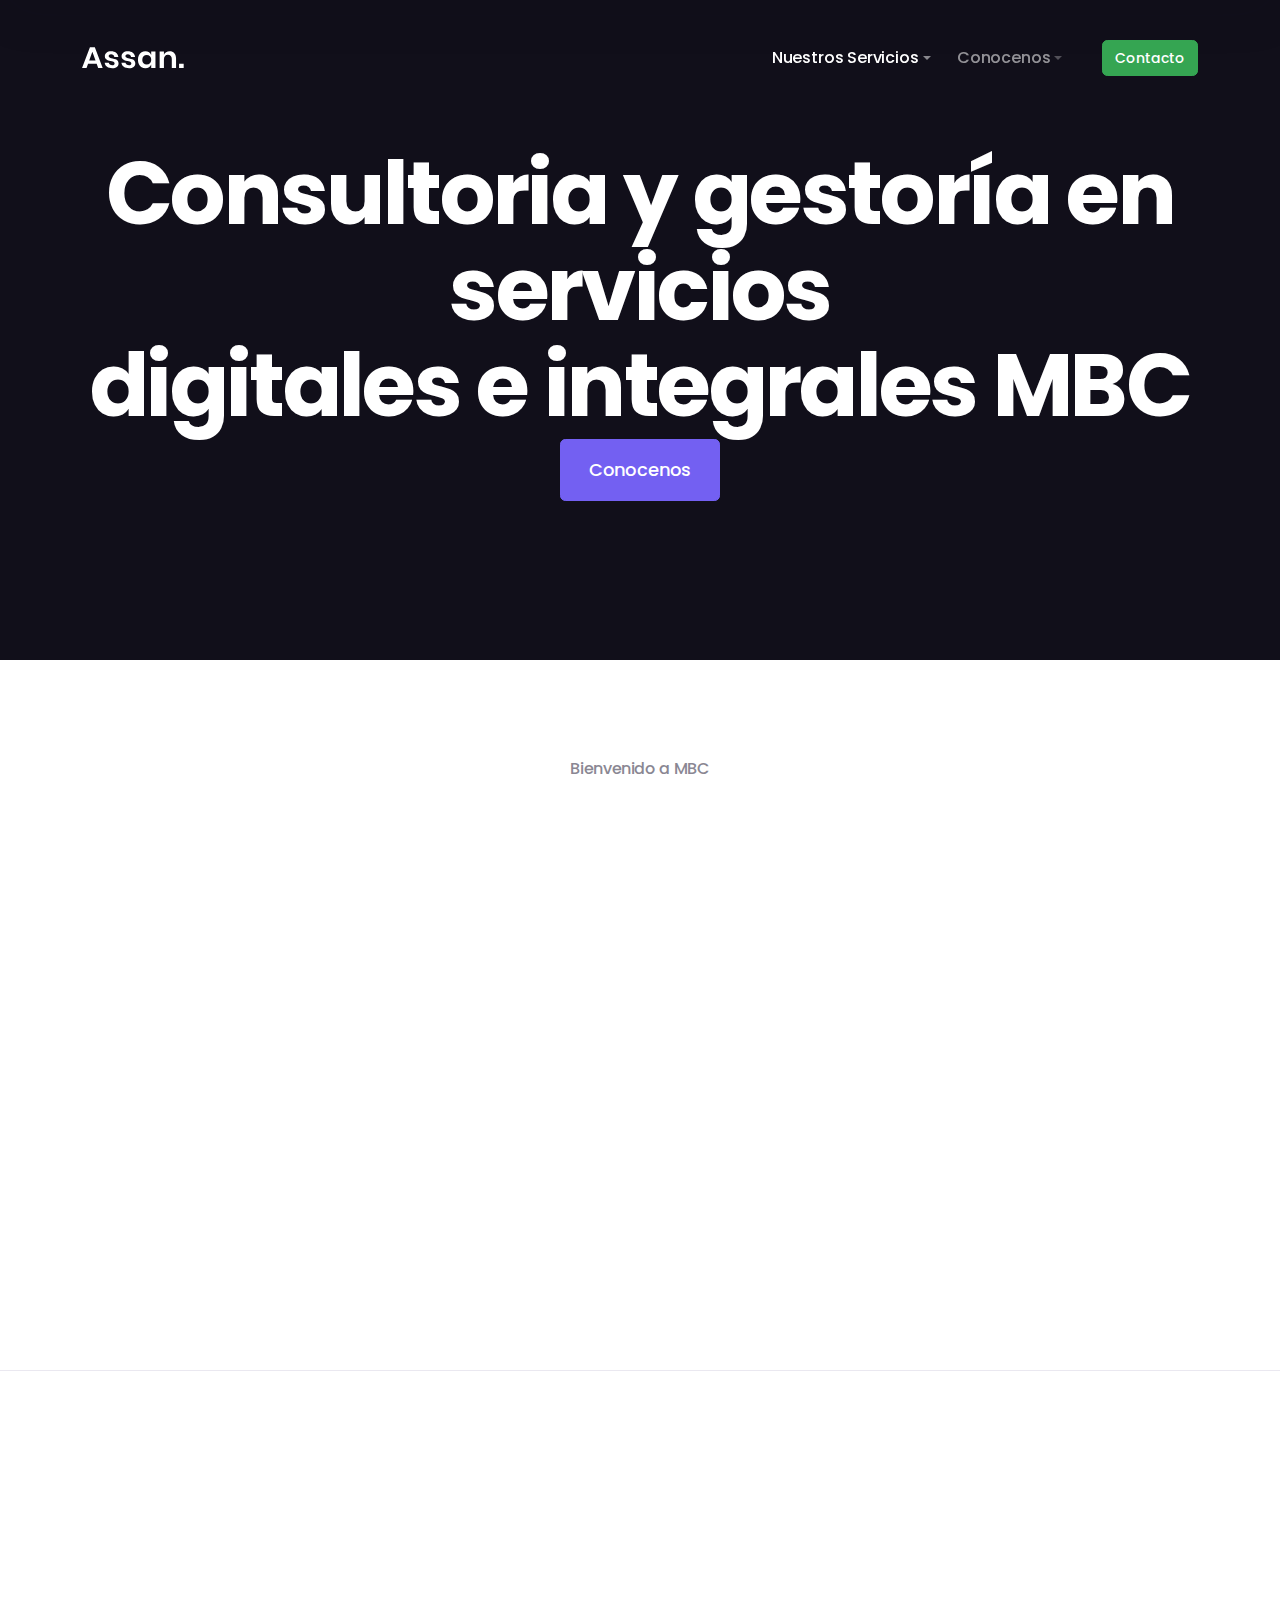
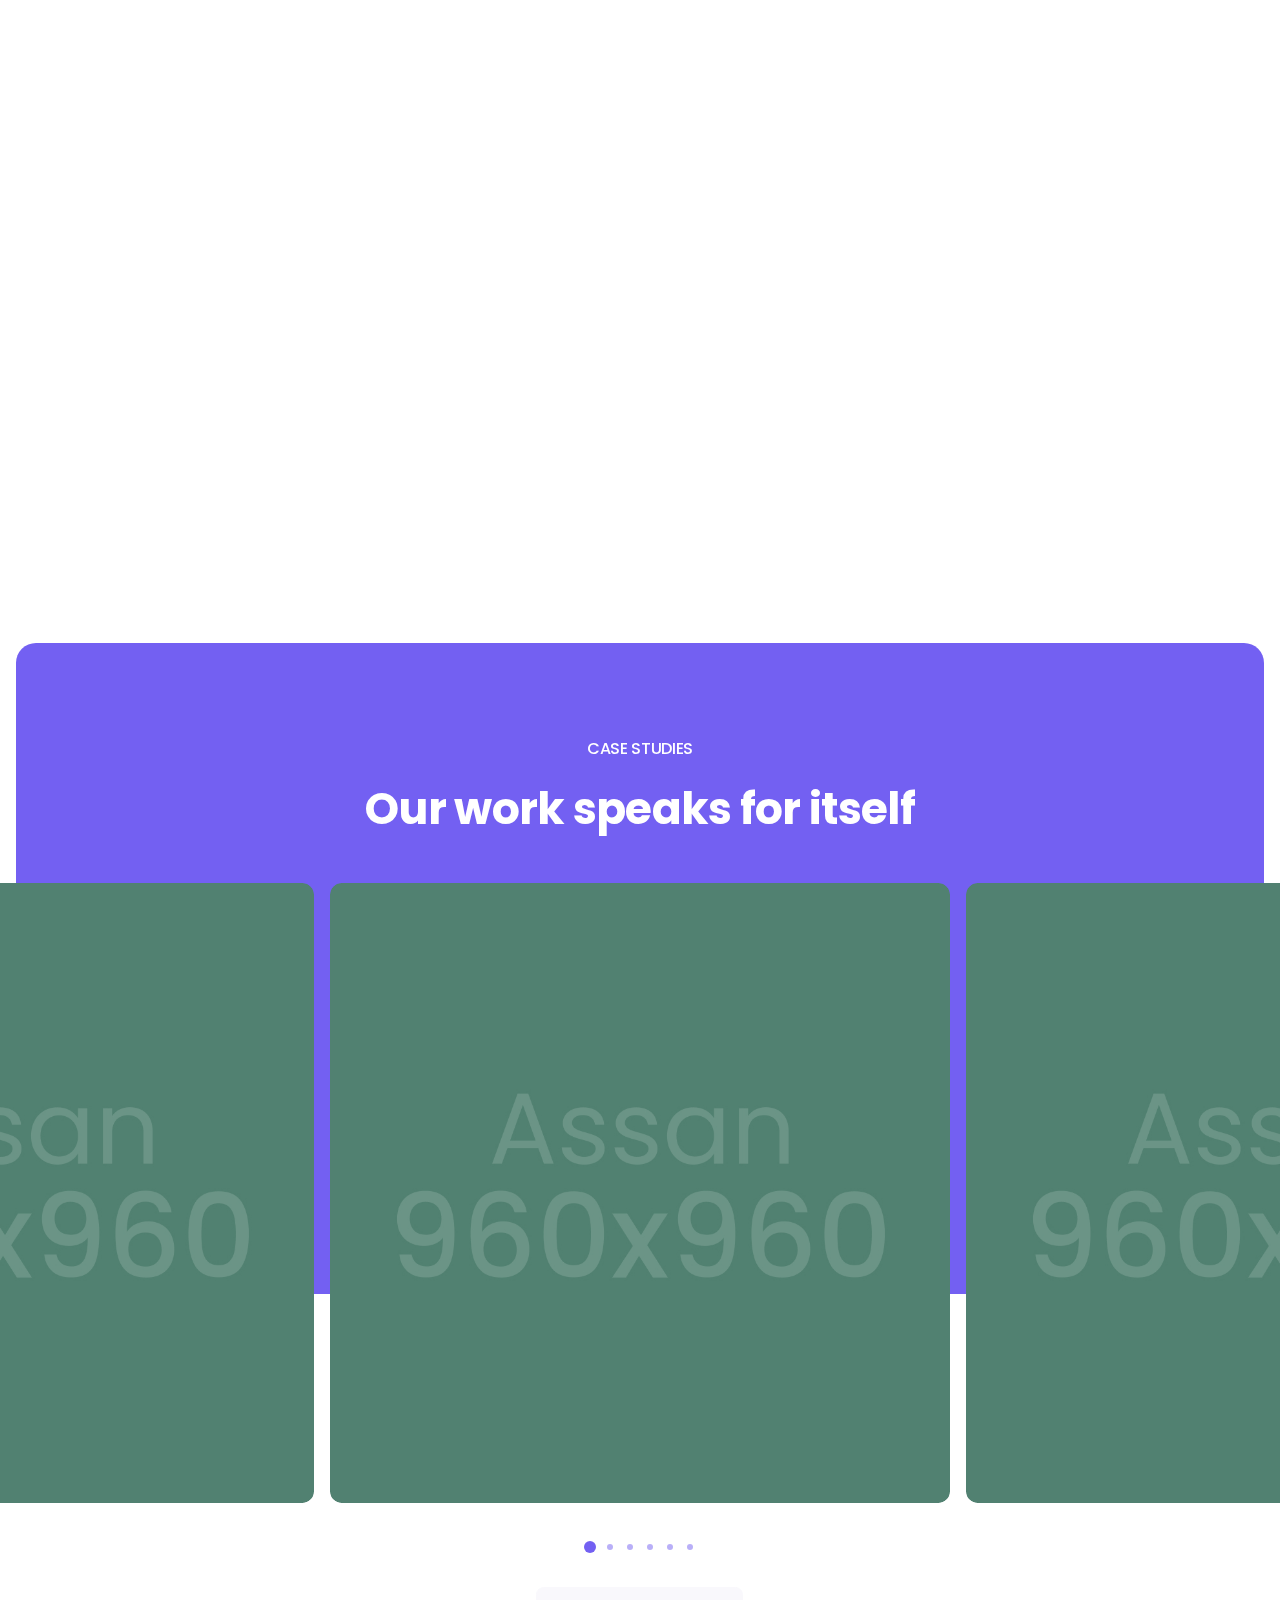
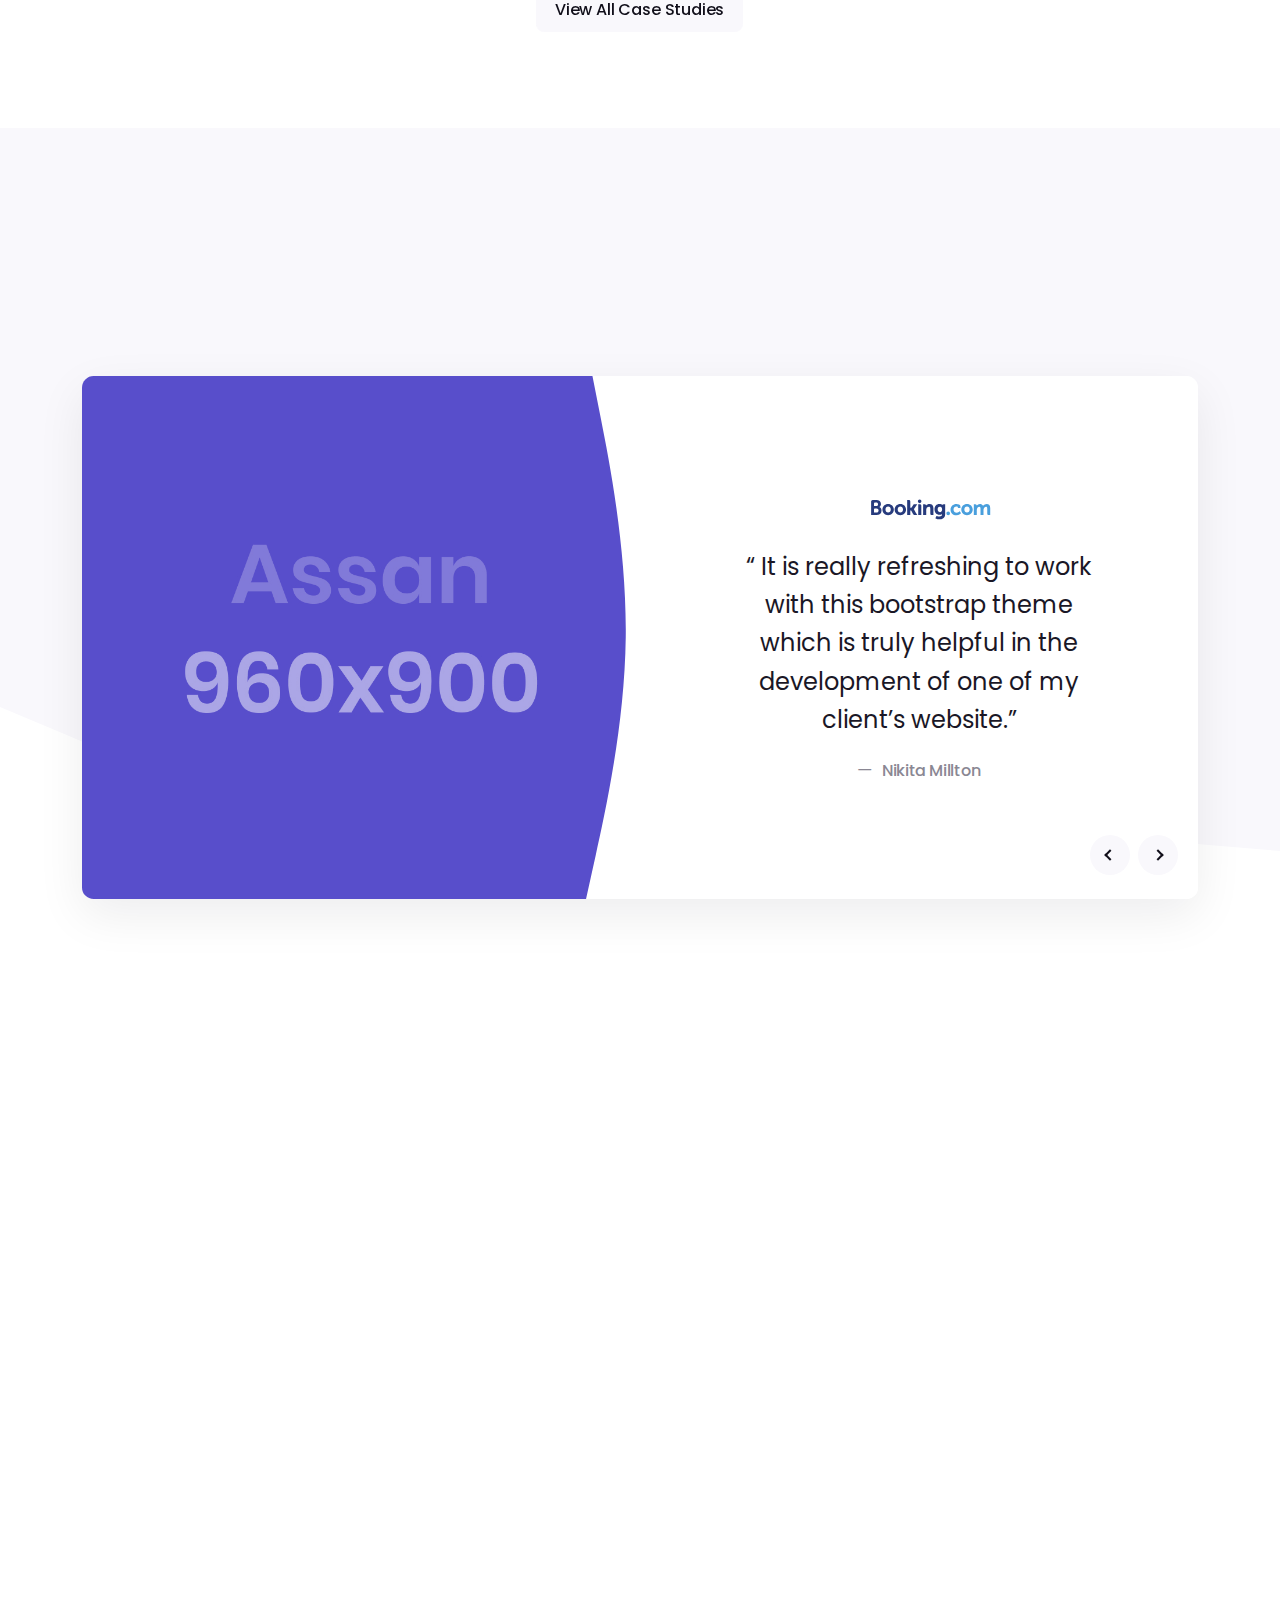
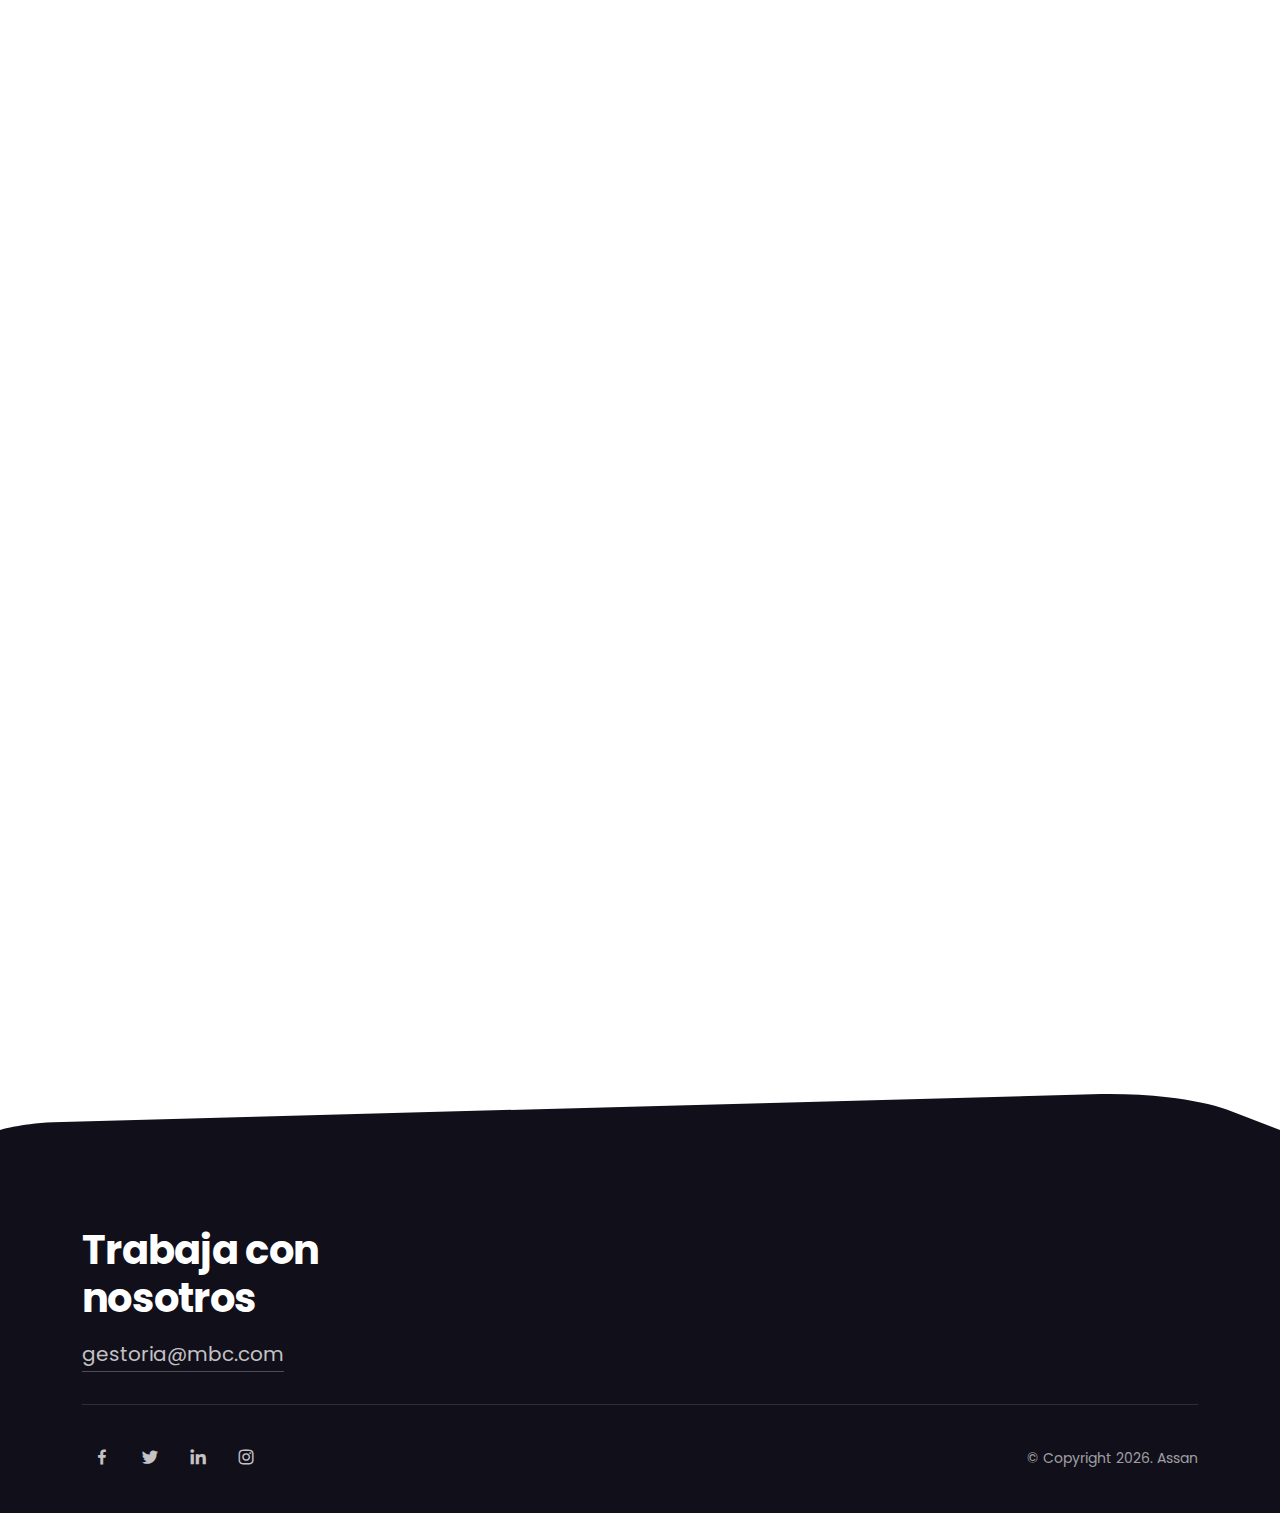
<file: index.html>
<!doctype html>
<html lang="es">

  <head>
    <!-- Required meta tags -->
    <meta charset="utf-8">
    <meta name="viewport" content="width=device-width, initial-scale=1">
    <link rel="icon" href="assets/img/favicon.ico" type="image/ico">

    <!--Box Icons-->
    <link rel="stylesheet" href="assets/fonts/boxicons/css/boxicons.min.css">

    <!--AOS Animations-->
    <link rel="stylesheet" href="assets/vendor/node_modules/css/aos.css">

    <!--Iconsmind Icons-->
    <link rel="stylesheet" href="assets/fonts/iconsmind/iconsmind.css">

    <!--Google fonts-->
    <link rel="preconnect" href="https://fonts.googleapis.com">
    <link rel="preconnect" href="https://fonts.gstatic.com" crossorigin>
    <link href="https://fonts.googleapis.com/css2?family=Poppins:ital,wght@0,200;0,300;0,400;0,500;0,600;0,700;1,400&family=Source+Serif+Pro:ital@0;1&display=swap" rel="stylesheet">

    <!--Master slider-->
    <link rel="stylesheet" href="assets/vendor/masterslider/style/masterslider.css">
    <link rel="stylesheet" href="assets/vendor/masterslider/skins/black-1/style.css">

    <!--Swiper slider-->
    <link rel="stylesheet" href="assets/vendor/node_modules/css/swiper-bundle.min.css">
    <!-- Main CSS -->
    <link href="assets/css/theme.min.css" rel="stylesheet">

    <title>EnriqueSoto</title>
  </head>

  <body>
     <!--Preloader Spinner-->
     <div class="spinner-loader bg-primary text-white">
        <div class="spinner-grow" role="status">
        </div>
        <span class="small d-block ms-2">Loading...</span>
    </div>
    <!--begin:Header-->
    <header class="header-transparent sticky-fixed">

       <!--begin:navbar-->
      <nav class="navbar navbar-expand-lg fixed-top navbar-light navbar-link-white">
        <!--Navbar-fixed-background-->
        <div class="navbar-fixed-bg position-absolute"></div>
        <div class="container position-relative z-index-1">
          <!--begin:logo-->
          <a class="navbar-brand" href="index.html">
            <img src="assets/img/logo/logo.svg" alt="" class="img-fluid navbar-brand-sticky">
            <img src="assets/img/logo/logo-white.svg" alt="" class="img-fluid navbar-brand-transparent">
          </a>
          <!--end:logo-->

          <!--begin:navbar-no-collapse-items-->
          <div class="d-flex align-items-center navbar-no-collapse-items order-lg-last">
            <!--Navbar toggler button-->
            <button class="navbar-toggler order-last" type="button" data-bs-toggle="collapse"
              data-bs-target="#mainNavbarTheme" aria-controls="mainNavbarTheme" aria-expanded="false"
              aria-label="Toggle navigation">
              <span class="navbar-toggler-icon">
                <i></i>
              </span>
            </button>
            <!--Button-->
            <div class="nav-item me-3 ms-lg-3 ms-xl-5 me-lg-0">
              <a href="#" class="btn btn-success btn-sm">Contacto</a>
            </div>
          </div>
          <!--end:navbar-no-collapse-items-->

          <!--begin:navbar-collapse-->
          <div class="collapse navbar-collapse" id="mainNavbarTheme">
            
            <!--begin:Navbar items-->
            <ul class="navbar-nav ms-auto">

              <!--begin:landings-->
              <li class="nav-item dropdown">
                <a class="nav-link dropdown-toggle  active" href="index.html" role="button"
                  data-bs-toggle="dropdown" aria-haspopup="true" aria-expanded="false">Nuestros servicios
                </a>
                <div class="dropdown-menu dropdown-menu-md dropdown-menu-start py-0 overflow-hidden">
                  <div class="row">
                    <div class="col-lg-5 ps-lg-4 position-relative">
                      <div class="py-1 py-lg-3 d-lg-flex flex-column">
                        <a href="index.html" class="dropdown-item">Welcome</a>
                        <a href="index-landing-classic.html" class="dropdown-item">Classic Landing</a>
                        <a href="index-landing-creative.html" class="dropdown-item">Creative</a>
                        <a href="index-landing-agency.html" class="dropdown-item">Agency</a>
                        <a href="index-landing-business.html" class="dropdown-item">Business</a>
                        <a href="index-landing-startup.html" class="dropdown-item">Startup</a>
                        <a href="index-landing-consultancy.html" class="dropdown-item">Consultancy</a>
                        <a href="index-landing-saas-webapp.html" class="dropdown-item">Saas WebApp</a>
                        <a href="index-landing-mobile-App.html" class="dropdown-item">Mobile App</a>
                        <a href="index-landing-personal-portfolio.html" class="dropdown-item">Personal Portfolio</a>
                        <a href="index-dark.html" class="dropdown-item">Dark</a>
                      </div>
                    </div>
                    <!--/.col-->
                    <div class="col-lg-7 d-none d-lg-block position-relative bg-no-repeat bg-cover bg-center"
                      style="background-image: url('assets/img/960x1140/3.jpg')">
                      <div class="position-absolute w-100 h-100 top-0 start-0 bg-gradient-primary opacity-75">
                      </div>
                      <div
                        class="p-4 d-flex flex-column align-items-center text-center justify-content-center h-100 py-5 position-relative text-white">
                        <h5 class="display-6 mb-4">Ultimate modern design toolkit</h5>
                        <p class="mb-0">Built with lots of love and patient</p>
                        <p>
                      </div>
                    </div>
                    <!--/.col-->
                  </div>
                  <!--/.row-->
                </div>
              </li>
              <!--end:landings-->

              <!--begin:portfolio-->
              <li class="nav-item dropdown">
                <a class="nav-link dropdown-toggle  " href="#" role="button"
                  data-bs-toggle="dropdown" aria-haspopup="true" aria-expanded="false" data-bs-auto-close="outside">Conocenos
                </a>
                <div class="dropdown-menu">
                  <div class="dropend">
                    <a class="dropdown-item dropdown-toggle" data-bs-toggle="dropdown" href="#">Classic</a>
                    <div class="dropdown-menu">
                      <a class="dropdown-item" href="portfolio-classic-2-col.html">2 Col</a>
                      <a class="dropdown-item" href="portfolio-classic-3-col.html">3 Col</a>
                      <a class="dropdown-item" href="portfolio-classic-4-col.html">4 Col</a>
                      <a class="dropdown-item" href="portfolio-classic-masonry.html">Masonry</a>
                    </div>
                  </div>
                  <div class="dropend">
                    <a class="dropdown-item dropdown-toggle" data-bs-toggle="dropdown" href="#">Grid
                      Overlay</a>
                    <div class="dropdown-menu">
                      <a class="dropdown-item" href="portfolio-grid-overlay-2-col.html">2 Col</a>
                      <a class="dropdown-item" href="portfolio-grid-overlay-3-col.html">3 Col</a>
                      <a class="dropdown-item" href="portfolio-grid-overlay-4-col.html">4 Col</a>
                      <a class="dropdown-item" href="portfolio-grid-overlay-masonry.html">Masonry</a>
                    </div>
                  </div>
                  <div class="dropend">
                    <a class="dropdown-item dropdown-toggle" data-bs-toggle="dropdown" href="#">Full
                      width</a>
                    <div class="dropdown-menu">
                      <a class="dropdown-item" href="portfolio-full-width-3-col.html">3 Col</a>
                      <a class="dropdown-item" href="portfolio-full-width-4-col.html">4 Col</a>
                      <a class="dropdown-item" href="portfolio-full-width-masonry.html">Masonry</a>
                    </div>
                  </div>
                  <div class="dropend">
                    <a class="dropdown-item dropdown-toggle" data-bs-toggle="dropdown" href="#">Project
                      Layouts</a>
                    <div class="dropdown-menu">
                      <a class="dropdown-item" href="portfolio-case-study.html">Case Study</a>
                      <a class="dropdown-item" href="portfolio-single-classic.html">classic</a>
                    </div>
                  </div>
                </div>
              </li>
              <!--end:portfolio-->

              <!--begin:blog-->
              <!-- <li class="nav-item dropdown">
                <a class="nav-link dropdown-toggle  " href="#" role="button"
                  data-bs-toggle="dropdown" aria-haspopup="true" aria-expanded="false" data-bs-auto-close="outside">Blog
                </a>
                <div class="dropdown-menu">
                  <div class="dropend">
                    <a class="dropdown-item dropdown-toggle" data-bs-toggle="dropdown" href="#">Blog
                      Layouts</a>
                    <div class="dropdown-menu">
                      <a class="dropdown-item" href="blog-classic.html">Blog classic</a>
                      <a class="dropdown-item" href="blog-standard.html">Blog standard</a>
                      <a class="dropdown-item" href="blog-masonry.html">Blog Masonry</a>
                      <a class="dropdown-item" href="blog-sidebar.html">Blog Sidebar</a>
                      <a class="dropdown-item" href="blog-magazine.html">Blog magazine</a>
                    </div>
                  </div>
                  <div class="dropend">
                    <a class="dropdown-item dropdown-toggle" data-bs-toggle="dropdown" href="#">Article
                      Layouts</a>
                    <div class="dropdown-menu">
                      <a class="dropdown-item" href="blog-article-basic.html">Basic</a>
                      <a class="dropdown-item" href="blog-article-video.html">Video</a>
                      <a class="dropdown-item" href="blog-article-gallery.html">Gallery</a>
                      <a class="dropdown-item" href="blog-article-parallax.html">Parallax
                        Header</a>
                    </div>
                  </div>
                </div>
              </li> -->
              <!--end:blog-->

              <!--begin:pages-->
              <!-- <li class="nav-item dropdown">
                <a class="nav-link dropdown-toggle  " href="#" role="button"
                  data-bs-toggle="dropdown" aria-haspopup="true" aria-expanded="false" data-bs-auto-close="outside">Pages
                </a>
                <div class="dropdown-menu">
                  <div class="dropend">
                    <a class="dropdown-item dropdown-toggle" aria-expanded="false" data-bs-toggle="dropdown" href="#">About</a>
                    <div class="dropdown-menu">
                      <a class="dropdown-item" href="page-about.html">About Company</a>
                      <a class="dropdown-item" href="page-about-modern.html">About modern</a>
                      <a class="dropdown-item" href="page-team.html">Our Team</a>
                    </div>
                  </div>
                  <div class="dropend">
                    <a class="dropdown-item dropdown-toggle" href="#" aria-expanded="false" data-bs-toggle="dropdown">Services</a>
                    <div class="dropdown-menu">
                      <a class="dropdown-item" href="page-services.html">Services</a>
                      <a class="dropdown-item" href="page-services-modern.html">Services
                        Modern</a>
                    </div>
                  </div>
                  <div class="dropend">
                    <a class="dropdown-item dropdown-toggle" data-bs-toggle="dropdown" href="#">Career</a>
                    <div class="dropdown-menu">
                      <a class="dropdown-item" href="page-careers.html">careers</a>
                      <a class="dropdown-item" href="page-career-single.html">career single</a>
                    </div>
                  </div>
                  <div class="dropend">
                    <a class="dropdown-item dropdown-toggle" data-bs-toggle="dropdown" href="#">Customers</a>
                    <div class="dropdown-menu">
                      <a class="dropdown-item" href="page-customers.html">Customers</a>
                      <a class="dropdown-item" href="page-customer-story.html">Customer Story</a>
                    </div>
                  </div>
                  <div class="dropend">
                    <a class="dropdown-item dropdown-toggle" data-bs-toggle="dropdown" href="#">Account</a>
                    <div class="dropdown-menu">
                      <a class="dropdown-item" href="page-profile.html">Profile</a>
                      <a class="dropdown-item" href="page-account-signin.html">Sign In</a>
                      <a class="dropdown-item" href="page-account-signin-alt.html">Sign In alt</a>
                      <a class="dropdown-item" href="page-account-signup.html">Sign Up</a>
                      <a class="dropdown-item" href="page-account-signup-alt.html">Sign Up Alt</a>
                      <a class="dropdown-item" href="page-account-forget-password.html">Forget Password</a>
                    </div>
                  </div>
                  <div class="dropend">
                    <a class="dropdown-item dropdown-toggle" data-bs-toggle="dropdown" href="#">Misc</a>
                    <div class="dropdown-menu">
                      <a class="dropdown-item" href="page-misc-error-404.html">Error 404</a>
                      <a class="dropdown-item" href="page-misc-coming-soon.html">Coming Soon</a>
                      <a class="dropdown-item" href="page-misc-maintenance.html">Maintenance</a>
                      <a class="dropdown-item" href="page-misc-success-message.html">Success Message</a>
                      <a class="dropdown-item" href="page-misc-policy.html">Privacy Policy</a>
                    </div>
                  </div>
                  <a class="dropdown-item" href="page-pricing.html">Pricing Plans</a>
                  <a class="dropdown-item" href="page-faq.html">Faqs</a>
                  <a class="dropdown-item" href="page-knowladge-base.html">Knowladge Base</a>
                  <div class="dropend">
                    <a class="dropdown-item dropdown-toggle" data-bs-toggle="dropdown" href="#">Contact</a>
                    <div class="dropdown-menu">
                      <a class="dropdown-item" href="page-contact-us-1.html">Contact Us 1</a>
                      <a class="dropdown-item" href="page-contact-us-2.html">Contact Us 2</a>
                    </div>
                  </div>
                </div>
              </li> -->
              <!--end:pages-->

              <!--begin:components-->
              <!-- <li class="nav-item dropdown position-lg-static">
                <a class="nav-link dropdown-toggle  " href="#" role="button"
                  data-bs-toggle="dropdown" aria-haspopup="true" aria-expanded="false">Components
                </a>
                <div class="dropdown-menu p-lg-4 dropdown-menu-fw">
                  <div class="row mx-lg-0 justify-content-lg-around">
                    
                    <div class="col-lg-3">
                      <div class="h-100">
                        <div>
                          <a class="dropdown-item" href="component-accordion.html">Accordion</a>
                          <a class="dropdown-item" href="component-alerts.html">Alerts</a>
                          <a class="dropdown-item" href="component-animations.html">Animations</a>
                          <a class="dropdown-item" href="component-avatar.html">Avatar</a>
                          <a class="dropdown-item" href="component-breadcrumb.html">Breadcrumb</a>
                          <a class="dropdown-item" href="component-badge.html">Badge</a>
                          <a class="dropdown-item" href="component-blockquote.html">Blockquote</a>
                          <a class="dropdown-item" href="component-buttons.html">Buttons</a>
                          <a class="dropdown-item" href="component-border-shadow.html">Border & Shadow</a>
                          <a class="dropdown-item" href="component-card-image.html">card image</a>
                          <a class="dropdown-item" href="component-card-icon.html">card icon</a>
                          <a class="dropdown-item" href="component-call-to-action.html">Call to action</a>
                          <a class="dropdown-item" href="component-bs-carousel.html">Carousel bootstrap</a>
                          <a class="dropdown-item" href="component-colors.html">Colors</a>
                          <a class="dropdown-item" href="component-collapse.html">Collapse</a>
                          <a class="dropdown-item" href="component-cookies.html">Cookies</a>
                          <a class="dropdown-item" href="component-cursor.html">Cursor</a>
                        </div>
                      </div>
                    </div>

                    
                    <div class="col-lg-3">
                      <div class="h-100">
                        <div>
                          <a class="dropdown-item" href="component-count-down.html">Countdown</a>
                          <a class="dropdown-item" href="component-counteup.html">Countup</a>
                          <a class="dropdown-item" href="component-clients.html">Clients</a>
                          <a class="dropdown-item" href="component-dropdowns.html">Dropdown</a>
                          <a class="dropdown-item" href="component-dropdown-grid.html">Dropdown Grid</a>
                          <a class="dropdown-item" href="component-form-components.html">Form components</a>
                          <a class="dropdown-item" href="component-form-select.html">Form Select</a>
                          <a class="dropdown-item" href="component-form-autosize.html">Form Autosize</a>
                          <a class="dropdown-item" href="component-form-steps.html">Form Steps</a>
                          <a class="dropdown-item" href="component-form-layouts.html">Form Layouts</a>
                          <a class="dropdown-item" href="component-form-quill-editor.html">Form editor</a>
                          <a class="dropdown-item" href="component-form-flatpicker.html">Form flatpicker</a>
                          <a class="dropdown-item" href="component-form-validation.html">Form validation</a>
                          <a class="dropdown-item" href="component-grid-system.html">Grid system</a>
                          <a class="dropdown-item" href="component-gsap-reveal.html">Gsap Reveal</a>
                          <a class="dropdown-item" href="component-icons-bootstrap.html">Icons Bootstrap</a>
                          <a class="dropdown-item" href="component-icons-boxicons.html">Boxicons</a>
                        </div>
                      </div>
                    </div>
                    
                    <div class="col-lg-3">
                      <div class="h-100">
                        <div>

                          <a class="dropdown-item" href="component-iconsmind.html">Iconsmind</a>
                          <a class="dropdown-item" href="component-icons-social-brands.html">Icons Social</a>
                          <a class="dropdown-item" href="component-isotope-filter.html">Isotope filter</a>
                          <a class="dropdown-item" href="component-lightbox.html">Lightbox</a>
                          <a class="dropdown-item" href="component-list.html">List</a>
                          <a class="dropdown-item" href="component-link.html">Link</a>
                          <a class="dropdown-item" href="component-modal.html">Modal</a>
                          <a class="dropdown-item" href="component-masonry.html">Masonry</a>
                          <a class="dropdown-item" href="component-map-box.html">Map</a>
                          <a class="dropdown-item" href="component-navs.html">Navs</a>
                          <a class="dropdown-item" href="component-navbar.html">Navbar</a>
                          <a class="dropdown-item" href="component-offcanvas.html">Offcanvas</a>
                          <a class="dropdown-item" href="component-pagination.html">Pagination</a>
                          <a class="dropdown-item" href="component-progress.html">Progress</a>
                          <a class="dropdown-item" href="component-popover.html">Popover</a>
                          <a class="dropdown-item" href="component-page-header.html">Page Header</a>
                          <a class="dropdown-item" href="component-parallax.html">Parallax</a>
                        </div>
                      </div>
                    </div>
                    
                    <div class="col-lg-3">
                      <div class="h-100">
                        <div>

                          <a class="dropdown-item" href="component-pricing.html">Pricing</a>
                          <a class="dropdown-item" href="component-swiper-slider.html">Swiper slider</a>
                          <a class="dropdown-item" href="component-scroll-spy.html">Scroll spy</a>
                          <a class="dropdown-item" href="component-spinners.html">Spinners</a>
                          <a class="dropdown-item" href="component-shapes-dividers.html">Shapes & dividers</a>
                          <a class="dropdown-item" href="component-tabbbed-content.html">Tabbed Content</a>
                          <a class="dropdown-item" href="component-tables.html">Tables</a>
                          <a class="dropdown-item" href="component-toast.html">Toast</a>
                          <a class="dropdown-item" href="component-tooltip.html">Tooltip</a>
                          <a class="dropdown-item" href="component-testimonials.html">Testimonials</a>
                          <a class="dropdown-item" href="component-timeline.html">Timeline</a>
                          <a class="dropdown-item" href="component-typed-text.html">Typed Text</a>
                          <a class="dropdown-item" href="component-typography.html">Typography</a>
                          <a class="dropdown-item" href="component-utility-classes.html">Utility classes</a>
                          <a class="dropdown-item" href="component-video-embed.html">Video embed</a>
                        </div>
                      </div>
                    </div>
                  </div>
                </div>
              </li> -->
              <!--end:components-->

              <!--begin:features-->
              <!-- <li class="nav-item dropdown position-lg-static">
                <a class="nav-link dropdown-toggle  " href="#" role="button"
                  data-bs-toggle="dropdown" aria-haspopup="true" aria-expanded="false">Features
                </a>
                <div class="dropdown-menu dropdown-menu-fw">
                  <div class="row mx-lg-0 py-lg-3 px-lg-2">
                    <div class="col-lg-4 mb-4 mb-lg-0">
                      <h5 class="dropdown-header mb-lg-2">
                        Headers Footers</h5>
                      <div class="row g-0">
                        <div class="col-lg-6">
                          <a href="header-default.html" class="dropdown-item">Default</a>
                          <a href="header-info-bar.html" class="dropdown-item">info bar</a>
                          <a href="header-info-bar-2.html" class="dropdown-item">info bar 2</a>
                          <a href="header-no-navbar.html" class="dropdown-item">No Navbar</a>
                          <a href="header-transparent.html" class="dropdown-item">Transparent</a>
                          <a href="header-absolute-top.html" class="dropdown-item">Absolute top</a>
                          <a href="header-fixed-top.html" class="dropdown-item">Fixed top</a>
                          <a href="header-center-logo.html" class="dropdown-item">Center logo</a>
                          <a href="header-sticky-down.html" class="dropdown-item">Sticky down</a>
                          <a href="header-sticky-up.html" class="dropdown-item">Sticky up</a>
                          <a href="header-sticky-fixed.html" class="dropdown-item">Sticky fixed</a>
                          <a href="header-sticky-boxed.html" class="dropdown-item">Sticky Boxed</a>
                          <a href="header-full-screen.html" class="dropdown-item">Full screen</a>
                          <a href="header-login.html" class="dropdown-item">Login</a>
                          <a href="header-logged-in.html" class="dropdown-item">Logged In</a>
                        </div>
                        
                        <div class="col-lg-6">
                          <a href="header-search-bar.html" class="dropdown-item">Search</a>
                          <a href="header-search-bar-2.html" class="dropdown-item">Search 2</a>
                          <a href="header-shopping-cart.html" class="dropdown-item">Shopping Cart</a>
                          <a href="header-shopping-cart-2.html" class="dropdown-item">Shopping Cart 2</a>
                          <a href="header-offcanvas.html" class="dropdown-item">offcanvas</a>
                          <a href="header-offcanvas-collapse.html"
                            class="dropdown-item position-relative text-truncate pe-4">offcanvas collapse <span
                              class="small badge bg-primary">New</span></a>
                          <div class="dropdown-divider mx-3"></div>
                          <a href="footer-1.html" class="dropdown-item">Footer 1</a>
                          <a href="footer-2.html" class="dropdown-item">Footer 2</a>
                          <a href="footer-3.html" class="dropdown-item">Footer 3</a>
                          <a href="footer-4.html" class="dropdown-item">Footer 4</a>
                          <a href="footer-5.html" class="dropdown-item">Footer 5</a>
                          <a href="footer-6.html" class="dropdown-item">Footer 6</a>
                          <a href="footer-7.html" class="dropdown-item">Footer 7</a>
                          <a href="footer-8.html" class="dropdown-item">Footer 8</a>
                          <a href="footer-9.html" class="dropdown-item">Footer 9</a>
                        </div>
                      </div>
                      
                    </div>
                    
                    <div class="col-lg-5 mb-4 mb-lg-0">
                      <h5 class="dropdown-header mb-lg-2">
                        Hero Covers Slider</h5>
                      <div class="row">
                        <div class="col-lg-6">
                          <a href="hero-simple.html" class="dropdown-item">Hero Simple</a>
                          <a href="hero-parallax.html" class="dropdown-item">Hero Parallax</a>
                          <a href="hero-parallax-element.html" class="dropdown-item"> Parallax Element</a>
                          <a href="hero-fullscreen.html" class="dropdown-item">Hero Fullscreen</a>
                          <a href="hero-newsletter.html" class="dropdown-item">Hero Newsletter</a>
                          <a href="hero-signup.html" class="dropdown-item">Form SignUp</a>
                          <a href="hero-pricing.html" class="dropdown-item">Form Pricing</a>
                          <a href="hero-video-button.html" class="dropdown-item">Video popup</a>
                          <a href="hero-youtube-video.html" class="dropdown-item">Youtube Video</a>
                          <a href="hero-vimeo-video.html" class="dropdown-item">Vimeo Video</a>
                          <a href="hero-html5-video.html" class="dropdown-item">HTML5 Video</a>
                        </div>
                        <div class="col-lg-6">
                          <a href="hero-bg-shape.html" class="dropdown-item">BG Shape</a>
                          <a href="hero-bg-shape-2.html" class="dropdown-item">BG Shape 2</a>
                          <a href="hero-shape-image.html" class="dropdown-item">Shape Image</a>
                          <a href="hero-shape-image-2.html" class="dropdown-item">Shape Image 2</a>
                          <a href="hero-illustration.html" class="dropdown-item">Illustration</a>
                          <a href="hero-typed-text.html" class="dropdown-item">Typed Text</a>
                          <a href="hero-text-outline.html" class="dropdown-item">Text outline</a>
                          <a href="hero-slider-swiper.html" class="dropdown-item">Swiper slider</a>
                          <a href="hero-slider-master.html" class="dropdown-item">Master Slider</a>
                          <a href="hero-slider-master-alt.html" class="dropdown-item">Master Slider Alt</a>
                          <a href="hero-particles.html" class="dropdown-item">Particles</a>
                        </div>
                      </div>
                    </div>
                    

                    <div class="col-lg-3">
                      <h5 class="dropdown-header mb-lg-2">
                        Layouts</h5>
                      <a class="dropdown-item" target="_blank" href="layout-blank.html">Blank</a>
                      <a class="dropdown-item" href="layout-full-width.html">Full width</a>
                      <a class="dropdown-item" href="layout-sidebar-start.html">Sidebar start</a>
                      <a class="dropdown-item" href="layout-sidebar-end.html">Sidebar end</a>
                      <a class="dropdown-item" href="layout-footer-fixed.html">Footer fixed</a>
                      <a class="dropdown-item" href="layout-sticky-sidebar.html">Sticky Sidebar</a>
                      <a class="dropdown-item" href="layout-secondary-navbar.html">Secondary Navbar</a>
                      <div class="dropdown-divider mx-3"></div>
                      <h5 class="dropdown-header mb-lg-2">
                        Theme styles</h5>
                      <a class="d-flex align-items-center dropdown-item" href="theme-style-default.html">
                        <span class="d-inline-block align-middle me-2 rounded-circle shadow-lg lh-1">
                          <svg width="16" height="16" class="align-middle" viewBox="0 0 10 10" fill="none"
                            xmlns="http://www.w3.org/2000/svg">
                            <path
                              d="M0 5C0 2.23858 2.23858 0 5 0V0C7.76142 0 10 2.23858 10 5V5C10 7.76142 7.76142 10 5 10V10C2.23858 10 0 7.76142 0 5V5Z"
                              fill="#7360f2" />
                          </svg>
                        </span> Theme Default
                      </a>
                      <a class="d-flex align-items-center dropdown-item" href="theme-style-purple.html">
                        <span class="d-inline-block align-middle me-2 rounded-circle shadow-lg lh-1">
                          <svg width="16" height="16" class="align-middle" viewBox="0 0 10 10" fill="none"
                            xmlns="http://www.w3.org/2000/svg">
                            <path
                              d="M0 5C0 2.23858 2.23858 0 5 0V0C7.76142 0 10 2.23858 10 5V5C10 7.76142 7.76142 10 5 10V10C2.23858 10 0 7.76142 0 5V5Z"
                              fill="#8529cd" />
                          </svg>
                        </span> Theme Purple
                      </a>
                      <a class="d-flex align-items-center dropdown-item" href="theme-style-teal.html">
                        <span class="d-inline-block align-middle me-2 rounded-circle shadow-lg lh-1">
                          <svg width="16" height="16" class="align-middle" viewBox="0 0 10 10" fill="none"
                            xmlns="http://www.w3.org/2000/svg">
                            <path
                              d="M0 5C0 2.23858 2.23858 0 5 0V0C7.76142 0 10 2.23858 10 5V5C10 7.76142 7.76142 10 5 10V10C2.23858 10 0 7.76142 0 5V5Z"
                              fill="#2d7a6b" />
                          </svg>
                        </span> Theme teal
                      </a>
                      <a class="d-flex align-items-center dropdown-item" href="theme-style-pink.html">
                        <span class="d-inline-block align-middle me-2 rounded-circle shadow-lg lh-1">
                          <svg width="16" height="16" class="align-middle" viewBox="0 0 10 10" fill="none"
                            xmlns="http://www.w3.org/2000/svg">
                            <path
                              d="M0 5C0 2.23858 2.23858 0 5 0V0C7.76142 0 10 2.23858 10 5V5C10 7.76142 7.76142 10 5 10V10C2.23858 10 0 7.76142 0 5V5Z"
                              fill="#EA3E7C" />
                          </svg>
                        </span> Theme Pink
                      </a>
                      <a class="d-flex align-items-center dropdown-item" href="theme-style-green.html">
                        <span class="d-inline-block align-middle me-2 rounded-circle shadow-lg lh-1">
                          <svg width="16" height="16" class="align-middle" viewBox="0 0 10 10" fill="none"
                            xmlns="http://www.w3.org/2000/svg">
                            <path
                              d="M0 5C0 2.23858 2.23858 0 5 0V0C7.76142 0 10 2.23858 10 5V5C10 7.76142 7.76142 10 5 10V10C2.23858 10 0 7.76142 0 5V5Z"
                              fill="#3BA859" />
                          </svg>
                        </span> Theme Green
                      </a>
                      <a class="d-flex align-items-center dropdown-item" href="theme-style-serif.html">
                        <span class="flex-center font-serif width-1x small height-1x me-2 rounded-circle shadow-lg lh-1">
                          s
                        </span> Theme Serif
                      </a>

                      <a class="d-flex align-items-center dropdown-item" href="theme-style-orange.html">
                        <span class="d-inline-block align-middle me-2 rounded-circle shadow-lg lh-1">
                          <svg width="16" height="16" class="align-middle" viewBox="0 0 10 10" fill="none"
                            xmlns="http://www.w3.org/2000/svg">
                            <path
                              d="M0 5C0 2.23858 2.23858 0 5 0V0C7.76142 0 10 2.23858 10 5V5C10 7.76142 7.76142 10 5 10V10C2.23858 10 0 7.76142 0 5V5Z"
                              fill="#FF5B27" />
                          </svg>
                        </span>Theme Orange
                      </a>
                    </div>
                    
                  </div>
                </div>
              </li> -->
              <!--end:features-->

              <!--begin:demos-->
              <!-- <li class="nav-item dropdown">
                <a class="nav-link dropdown-toggle  " href="#" role="button"
                  data-bs-toggle="dropdown" aria-haspopup="true" aria-expanded="false">Demos
                </a>
                <div class="dropdown-menu p-lg-3 dropdown-menu-end dropdown-menu-xs">
                  <a class="dropdown-item" target="_blank" href="demo-shop.html">
                    E-commerce
                  </a>
                  <a class="dropdown-item" target="_blank" href="demo-one-page.html">
                    One Page
                  </a>
                  <a class="dropdown-item" target="_blank" href="demo-real-estate.html">
                    Real estate
                  </a>
                  <a class="dropdown-item" target="_blank" href="demo-jobs.html">
                    Jobs <span class="badge bg-primary ms-1">New</span>
                  </a>
                  <a class="dropdown-item" target="_blank" href="demo-event-landing.html">
                    Event Landing
                  </a>
                  
                  <div class="p-3">
                    <div class="row">
                      <div class="col-12 d-flex align-items-center justify-content-center">

                        <span class="flex-grow-1 small text-muted">Many more demos
                          coming soon...</span>
                      </div>
                    </div>
                  </div>
                </div>
              </li> -->
              <!--end:Pages-->
            </ul>
            <!--end:Navbar items-->

          </div>
          <!--end:navbar-collapse-->
        </div>

      </nav>
       <!--end:navbar-->
    </header>
    <!--end:header-->


    <!--begin:main content-->
    <main>
      <!--begin:main slider-->
      <div class="position-relative overflow-hidden">
        <div class="ms-skin-black-1 master-slider" id="masterslider">
          <!--begin:slide-1-->
          <div class="ms-slide bg-dark" data-delay="3" data-fill-mode="fill">
            <!-- <img class="opacity-25" src="assets/vendor/masterslider/style/blank.gif" alt="" title=""
              data-src="assets/img/backgrounds/bg6.jpg" /> -->

            <!--title-->
            <div class="ms-layer ms-title text-white" data-effect="front(800)" data-duration="1200" data-delay="600"
              data-ease="easeInOutCubic" data-hide-effect="top(long,false)" data-offset-x="0" data-offset-y="-40"
              data-origin="mc" data-position="center" data-masked="false">
              <div class="text-center">
Consultoria y gestoría en servicios <br> digitales e integrales MBC
                </div>
            </div>
            <!--button-->
            <a href="#" class="ms-layer ms-btn" data-effect="front(800)" data-duration="1200" data-delay="800"
              data-ease="easeInOutCubic" data-hide-effect="top(long,false)" data-offset-x="0" data-offset-y="140"
              data-origin="mc" data-position="center" data-masked="false"><span
                class="btn btn-lg btn-primary btn-sm">Conocenos</span>
            </a>
          </div>
          <!--end:slide-1-->

          <!--begin:slide-2-->
          <div class="ms-slide bg-dark" data-delay="3" data-fill-mode="fill">
            <!--bg-->
            <!-- <img class="opacity-25" src="assets/vendor/masterslider/style/blank.gif" alt="" title=""
              data-src="assets/img/backgrounds/bg7.jpg" /> -->

            <!--title-->
            <div class="ms-layer ms-title text-center text-white" data-effect="skewbottom(-10,150)" data-duration="1000"
              data-delay="600" data-ease="easeInOutCubic" data-hide-effect="top(long,false)" data-offset-x="0"
              data-offset-y="-40" data-origin="mc" data-position="center" data-masked="false">
              <div>Soluciones definitivas para tu empresa</div>
            </div>
            <!--button-->
            <a href="#" class="ms-layer ms-btn" data-effect="skewbottom(-10,150)" data-duration="1000" data-delay="900"
              data-ease="easeInOutCubic" data-hide-effect="top(long,false)" data-offset-x="0" data-offset-y="140"
              data-origin="mc" data-position="center" data-masked="false">
              <span class="btn btn-lg btn-primary btn-sm">Get
                Started</span>
            </a>
          </div>
          <!--end:slide-2-->

          <!--begin:slide-3-->
          <!-- <div class="ms-slide bg-dark" data-delay="3" data-fill-mode="fill">
            
            <img class="opacity-25" src="assets/vendor/masterslider/style/blank.gif" alt="" title=""
              data-src="assets/img/backgrounds/bg5.jpg" />
            
            <div class="ms-layer text-center ms-title text-white" data-effect="skewleft(23,500)" data-duration="1000"
              data-delay="900" data-ease="easeInOutSine" data-hide-effect="top(long,false)" data-offset-x="0"
              data-offset-y="-40" data-origin="mc" data-position="center" data-masked="false">
              <div>A responsive theme<br> built for success</div>
            </div>

            
            <a href="#" class="ms-layer ms-btn" data-effect="skewleft(23,500)" data-duration="1000" data-delay="1200"
              data-ease="easeInOutSine" data-hide-effect="top(long,false)" data-offset-x="0" data-offset-y="140"
              data-origin="mc" data-position="center" data-masked="false"><span
                class="btn btn-lg btn-primary btn-sm">Get Started</span>
            </a>
          </div> -->
          <!--end:slide-3-->
        </div>
      </div>
      <!--end:main slider-->

      <!--begin: features icons-->
      <section class="position-relative border-bottom" id="next">
        <div class="container py-9 py-lg-11">
          <div class="row mb-9 mb-lg-11 justify-content-between align-items-end">
            <div class="col-lg-10 col-xl-8 mx-auto text-center">

              <!--begin:Subheading-->
              <div class="mb-3" data-aos="fade-up">
                <span class="h6 text-muted">Bienvenido a MBC</span>
              </div>
              <!--end:subheading-->

              <!--begin:Section Heading-->
              <h2 class="display-5 mb-0" data-aos="fade-up">Vuelva a imaginar su producto con soluciones innovadoras
              </h2>
              <!--end:heading-->
            </div>
          </div>
          <div class="row justify-content-around">
            <!--begin:Feature column-->
            <div class="col-12 col-lg-4 mb-7 mb-lg-0" data-aos="fade-up" data-aos-delay="100">
              <div class="text-center">
                <!--Icon-->
                <div class="mb-4 position-relative display-3 fw-normal text-primary">
                  <i class="icon-Repeat-2 position-relative"></i>
                </div>
                <h5 class="mb-3">Reusable elements</h5>
                <p class="mb-3">
                  Lorem ipsum is placeholder text commonly used in the graphic, print, and publishing
                  industries for layouts and visual mockups.
                </p>
                <a href="#!" class="link-hover-underline small text-muted fw-semibold">
                  Learn More<i class="bx bx-right-arrow-alt align-middle ms-1 lh-1 fs-5"></i>
                </a>
              </div>
            </div>
            <!--end:Feature column-->

            <!--begin:Feature column-->
            <div class="col-12 col-lg-4 mb-7 mb-lg-0" data-aos="fade-up" data-aos-delay="150">
              <div class="text-center">
                <!--Icon-->
                <div class="mb-4 position-relative display-3 fw-normal text-primary">
                  <i class="icon-Light-Bulb position-relative"></i>
                </div>
                <h5 class="mb-3">Design & innovation</h5>
                <p class="mb-3 px-lg-2">
                  Lorem ipsum is placeholder text commonly used in the graphic, print, and publishing
                  industries for layouts and visual mockups.
                </p>
                <a href="#!" class="link-hover-underline small text-muted fw-semibold">
                  Learn More<i class="bx bx-right-arrow-alt align-middle ms-1 lh-1 fs-5"></i>
                </a>
              </div>
            </div>
            <!--end:Feature column-->

            <!--begin:Feature column-->
            <div class="col-12 col-lg-4" data-aos="fade-up" data-aos-delay="200">
              <div class="text-center">
                <!--Icon-->
                <div class="mb-4 position-relative display-3 fw-normal text-primary">
                  <i class="icon-Thumbs-UpSmiley position-relative"></i>
                </div>
                <h5 class="mb-3">Best selling</h5>
                <p class="mb-3 px-lg-2">
                  Lorem ipsum is placeholder text commonly used in the graphic, print, and publishing
                  industries for layouts and visual mockups.
                </p>
                <a href="#!" class="link-hover-underline small text-muted fw-semibold">
                  Learn More<i class="bx bx-right-arrow-alt align-middle ms-1 lh-1 fs-5"></i>
                </a>
              </div>
            </div>
            <!--end:Feature column-->
          </div>
        </div>
      </section>
      <!--end: features icons-->

      <!--begin: features image-->
      <section class="position-relative overflow-hidden">
        <div class="container py-9 py-lg-11 position-relative z-index-1">
          <div class="row align-items-center justify-content-between">
            <div class="order-last col-lg-6">

              <!--Subheading-->
              <div class="mb-4" data-aos="fade-up">
                 <!--Subheading-->
              <h6 class="mb-0 text-uppercase">Why choose us?</h6>
              </div>
              <!--Section Heading-->
              <h2 class="mb-7 display-5 position-relative z-index-1" data-aos="fade-right">Designed for developers
              </h2>
              <div class="position-relative z-index-1">
                <!--Feature icon card-->
                <div class="d-flex mb-5" data-aos="fade-up" data-aos-delay="150">
                  <!--Feature icon-->
                  <div class="me-3">
                    <!--Icon-->
                    <i
                      class="bx bx-check lh-1 width-3x height-3x flex-center rounded-circle bg-light text-primary position-relative fs-4"></i>
                  </div>
                  <!--Feature text-->
                  <div>
                    <h5>
                      500+ Reusable components
                    </h5>
                    <p class="mb-0">
                      Lorem ipsum dolor sit amet, consectetur adipiscing elit, sed do eiusmod tempor incididunt ut labore et dolore magna aliqua. Ac turpis egestas maecenas pharetra convallis. 
                    </p>
                  </div>
                </div>
                <!--Feature icon card-->
                <div class="d-flex mb-5" data-aos="fade-up" data-aos-delay="200">
                  <!--Feature icon-->
                  <div class="me-3">
                    <!--Icon-->
                    <i
                      class="bx bx-check lh-1 width-3x height-3x flex-center rounded-circle bg-light text-primary position-relative fs-4"></i>

                  </div>

                  <!--Feature text-->
                  <div>
                    <h5>
                      Beautifully designed layouts
                    </h5>
                    <p class="mb-0">
                      Lorem ipsum dolor sit amet, consectetur adipiscing elit, sed do eiusmod tempor incididunt ut labore et dolore magna aliqua. Ac turpis egestas maecenas pharetra convallis. 
                    </p>
                  </div>
                </div>
                <!--Feature icon card-->
                <div class="d-flex mb-3" data-aos="fade-up" data-aos-delay="250">
                  <!--Feature icon-->
                  <div class="me-3">
                    <!--Icon-->
                    <i
                      class="bx bx-check lh-1 width-3x height-3x flex-center rounded-circle bg-light text-primary position-relative fs-4"></i>

                  </div>

                  <!--Feature text-->
                  <div>
                    <h5>
                      Clean & well coded
                    </h5>
                    <p class="mb-0">
                      Lorem ipsum dolor sit amet, consectetur adipiscing elit, sed do eiusmod tempor incididunt ut labore et dolore magna aliqua. Ac turpis egestas maecenas pharetra convallis. 
                    </p>
                  </div>
                </div>
              </div>
              <div class="mt-5 text-end" data-aos="fade-up" data-aos-delay="250">
                <a href="#!" class="link-hover-underline text-body fw-bold">
                  <span>Learn more</span> <i class="bx bx-right-arrow-alt"></i>
                </a>
              </div>

            </div>
            <div class="col-lg-6 col-xl-5 col-md-10 me-lg-auto order-1 mb-7 mb-lg-0">
              <div class="position-relative" data-aos="fade-left" data-aos-delay="150">
                <div class="bg-warning position-absolute start-0 bottom-0 w-100 h-75 rounded-5"></div>

                <img src="assets/img/backgrounds/trans2.png" alt="" class="img-fluid position-relative">
              </div>
            </div>
          </div>
        </div>
      </section>
      <!--end: features image-->

      <!--begin: Section case studies (portfolio)-->
      <section class="position-relative overflow-hidden">
        <div class="position-absolute start-0 top-0 w-100 h-60 px-1 px-lg-3">
          <div class="rounded-4 top-0 w-100 h-100 bg-primary"></div>
        </div>
        <div class="container-fluid position-relative py-9 py-lg-11">
          <div class="row mb-5 text-white mb-lg-7 justify-content-center align-items-end">
            <div class="col-lg-6 text-white text-center">
              <!--Subheading-->
              <h6 class="mb-4 text-uppercase">Case studies</h6>
              <!--Section Heading-->
              <h2 class="mb-0 display-5">Our work speaks for itself</h2>
            </div>
          </div>
          <div class="row">
            <div class="col-12 position-relative">

              <!--Projects swiper slider-->
              <div class="swiper-container swiper-projects overflow-visible">
                <div class="swiper-wrapper">

                  <!--begin:project-slide-->
                  <div class="swiper-slide">
                    <a href="#!" class="card-over d-block card-hover overflow-hidden rounded-3">
                      <img src="assets/img/projects/1.jpg" alt="" class="img-fluid img-zoom rounded-3">
                      <div class="card-overlay p-4 d-flex align-items-end text-white rounded-3">
                        <ul class="list-unstyled overlay-items">
                          <li>
                            <h4 class="mb-1">Awesome title</h4>
                          </li>
                          <li><span class="opacity-75">Awesome Subtitle</span></li>
                        </ul>
                      </div>
                    </a>
                  </div>

                  <!--begin:project-slide-->
                  <div class="swiper-slide">
                    <a href="#!" class="card-over d-block card-hover overflow-hidden rounded-3">
                      <img src="assets/img/projects/2.jpg" alt="" class="img-fluid img-zoom rounded-3">
                      <div class="card-overlay p-4 d-flex align-items-end text-white rounded-3">
                        <ul class="list-unstyled overlay-items">
                          <li>
                            <h4 class="mb-1">Awesome title</h4>
                          </li>
                          <li><span class="opacity-75">Awesome Subtitle</span></li>
                        </ul>
                      </div>
                    </a>
                  </div>

                  <!--begin:project-slide-->
                  <div class="swiper-slide">
                    <a href="#!" class="card-over d-block card-hover overflow-hidden rounded-3">
                      <img src="assets/img/projects/3.jpg" alt="" class="img-fluid img-zoom rounded-3">
                      <div class="card-overlay p-4 d-flex align-items-end text-white rounded-3">
                        <ul class="list-unstyled overlay-items">
                          <li>
                            <h4 class="mb-1">Awesome title</h4>
                          </li>
                          <li><span class="opacity-75">Awesome Subtitle</span></li>
                        </ul>
                      </div>
                    </a>
                  </div>

                  <!--begin:project-slide-->
                  <div class="swiper-slide">
                    <a href="#!" class="card-over d-block card-hover overflow-hidden rounded-3">
                      <img src="assets/img/projects/4.jpg" alt="" class="img-fluid img-zoom rounded-3">
                      <div class="card-overlay p-4 d-flex align-items-end text-white rounded-3">
                        <ul class="list-unstyled overlay-items">
                          <li>
                            <h4 class="mb-1">Awesome title</h4>
                          </li>
                          <li><span class="opacity-75">Awesome Subtitle</span></li>
                        </ul>
                      </div>
                    </a>
                  </div>

                  <!--begin:project-slide-->
                  <div class="swiper-slide">
                    <a href="#!" class="card-over d-block card-hover overflow-hidden rounded-3">
                      <img src="assets/img/projects/5.jpg" alt="" class="img-fluid img-zoom rounded-3">
                      <div class="card-overlay p-4 d-flex align-items-end text-white rounded-3">
                        <ul class="list-unstyled overlay-items">
                          <li>
                            <h4 class="mb-1">Awesome title</h4>
                          </li>
                          <li><span class="opacity-75">Awesome Subtitle</span></li>
                        </ul>
                      </div>
                    </a>
                  </div>

                  <!--begin:project-slide-->
                  <div class="swiper-slide">
                    <a href="#!" class="card-over d-block card-hover overflow-hidden rounded-3">
                      <img src="assets/img/projects/7.jpg" alt="" class="img-fluid img-zoom rounded-3">
                      <div class="card-overlay p-4 d-flex align-items-end text-white rounded-3">
                        <ul class="list-unstyled overlay-items">
                          <li>
                            <h4 class="mb-1">Awesome title</h4>
                          </li>
                          <li><span class="opacity-75">Awesome Subtitle</span></li>
                        </ul>
                      </div>
                    </a>
                  </div>
                </div>
                <div class="text-center pt-7">
                  <div class="swiperProjects-pagination text-primary swiper-pagination position-relative d-flex justify-content-center mb-4"></div>
                  <a href="#!" class="btn btn-light hover-lift">
                    View all case studies
                  </a>
                </div>
              </div>
            </div>
          </div>

        </div>
      </section>
      <!--end: Section case studies (portfolio)-->


      <!--Begin:testimonials section-->
      <section class="position-relative overflow-hidden bg-light">

        <!--begin:Divider wave shape-->
        <svg class="position-absolute start-0 bottom-0 w-100 text-white" preserveAspectRatio="none" width="100%"
          height="288" viewBox="0 0 1200 288" fill="none" xmlns="http://www.w3.org/2000/svg">
          <path fill-rule="evenodd" clip-rule="evenodd"
            d="M0 0L67 30C133 60 267 120 400 138C533 156 667 132 800 126C933 120 1067 132 1133 138L1200 144V288H1133C1067 288 933 288 800 288C667 288 533 288 400 288C267 288 133 288 67 288H0V0Z"
            fill="currentColor" />
        </svg>
        <!--end:Divider wave shape-->

        <div class="container position-relative z-index-1 py-9 py-lg-11">
          <div class="row mb-7 align-items-end justify-content-between">
            <!--begin: Section headings-->
            <div class="col-lg-7 mb-4 mb-lg-0">
              
              <div class="mb-4" data-aos="fade-up">
                <!--Subheading-->
              <h6 class="mb-0 text-uppercase">Testimonials</h6>
              </div>
              <!--Heading-->
              <h2 class="mb-2 display-5" data-aos="fade-right">What our clients say</h2>
            </div>
            <!--end: Section headings-->
            <div class="col-12 col-lg-3 text-lg-end" data-aos="fade-left" data-aos-delay="150">
              <!--begin: button-->
              <a href="#!" class="btn btn-outline-secondary btn-hover-arrow hover-lift">
                <span>Customer stories</span>
              </a>
              <!--end: button-->
            </div>
          </div>
          <div class="row justify-content-center">
            <div class="col-12 position-relative">
              <!--Begin:swiper slider-->
              <div
                class="swiper-container overflow-hidden swiper-testimonials shadow-lg rounded-3">
                <!--Begin:wrapper-->
                <div class="swiper-wrapper">

                  <!--Begin:slide-->
                  <div class="swiper-slide">
                    <div class="d-flex align-items-center flex-column bg-white overflow-hidden flex-lg-row">
                      <div class="col-lg-6 px-0 mb-4 mb-md-0">
                        <div class="position-relative">
                          <!--testimonial Image-->
                          <img src="assets/img/960x900/2.jpg" class="img-fluid" alt="">

                          <!--Testimonial image divider-->
                          <svg class="position-absolute d-none d-lg-block end-0 top-0 h-100 me-n1"
                            preserveAspectRatio="none" width="58" height="583" viewBox="0 0 58 583" fill="none"
                            xmlns="http://www.w3.org/2000/svg">
                            <path fill-rule="evenodd" clip-rule="evenodd"
                              d="M0 583L9.66667 534.417C19.3333 485.833 38.6667 388.667 39.7407 291.5C40.8148 194.333 23.6296 97.1667 15.037 48.5833L6.44444 -1.62125e-05H58V48.5833C58 97.1667 58 194.333 58 291.5C58 388.667 58 485.833 58 534.417V583H0Z"
                              fill="white" />
                          </svg>

                          <!--Testimonial image small device divider-->
                          <svg class="position-absolute bottom-0 start-0 mb-n1 d-lg-none" width="100%" height="48"
                            preserveAspectRatio="none" viewBox="0 0 1200 64" fill="none"
                            xmlns="http://www.w3.org/2000/svg">
                            <path fill-rule="evenodd" clip-rule="evenodd"
                              d="M0 0L100 10.6667C200 21.3333 400 42.6667 600 43.8519C800 45.037 1000 26.0741 1100 16.5926L1200 7.11111V64H1100C1000 64 800 64 600 64C400 64 200 64 100 64H0L0 0Z"
                              fill="white" />
                          </svg>

                        </div>
                      </div>
                      <div class="col-lg-6 mx-auto px-0">
                        <blockquote class="blockquote text-center mb-0 px-4 py-5 py-lg-7">
                          <!--Testimonial Comapny Logo -->
                          <div class="width-10x mb-3 mb-lg-4 h-auto mx-auto" style="color: #FF5A5F;">
                            <img src="assets/img/partners/booking.com.svg" alt="">
                          </div>
                          <!-- Text -->
                          <p class="mb-5 fs-4 w-lg-75 mx-auto">
                            “ It is really refreshing to work with this bootstrap theme
                            which is truly helpful in the development of one of my client’s
                            website.”
                          </p>

                          <!-- Footer -->
                          <footer class="blockquote-footer pb-4 pb-lg-0">
                            <span class="h6">Nikita Millton</span>
                          </footer>

                        </blockquote>
                      </div>
                    </div>
                  </div>
                  <!--end:slide-->

                  <!--Begin:slide-->
                  <div class="swiper-slide">
                    <div class="d-flex align-items-center flex-column bg-white overflow-hidden flex-lg-row">
                      <div class="col-lg-6 px-0 mb-4 mb-md-0">
                        <div class="position-relative">
                          <!--testimonial Image-->
                          <img src="assets/img/960x900/3.jpg" class="img-fluid" alt="">

                          <!--Testimonial image divider-->
                          <svg class="position-absolute d-none d-lg-block end-0 top-0 h-100 me-n1"
                            preserveAspectRatio="none" width="58" height="583" viewBox="0 0 58 583" fill="none"
                            xmlns="http://www.w3.org/2000/svg">
                            <path fill-rule="evenodd" clip-rule="evenodd"
                              d="M0 583L9.66667 534.417C19.3333 485.833 38.6667 388.667 39.7407 291.5C40.8148 194.333 23.6296 97.1667 15.037 48.5833L6.44444 -1.62125e-05H58V48.5833C58 97.1667 58 194.333 58 291.5C58 388.667 58 485.833 58 534.417V583H0Z"
                              fill="white" />
                          </svg>

                          <!--Testimonial image small device divider-->
                          <svg class="position-absolute bottom-0 start-0 mb-n1 d-lg-none" width="100%" height="48"
                            preserveAspectRatio="none" viewBox="0 0 1200 64" fill="none"
                            xmlns="http://www.w3.org/2000/svg">
                            <path fill-rule="evenodd" clip-rule="evenodd"
                              d="M0 0L100 10.6667C200 21.3333 400 42.6667 600 43.8519C800 45.037 1000 26.0741 1100 16.5926L1200 7.11111V64H1100C1000 64 800 64 600 64C400 64 200 64 100 64H0L0 0Z"
                              fill="white" />
                          </svg>

                        </div>
                      </div>
                      <div class="col-lg-6 mx-auto px-0">
                        <blockquote class="blockquote text-center mb-0 px-4 py-5 py-lg-7">
                          <!--Testimonial Comapny Logo -->
                          <div class="width-10x mb-3 mb-lg-4 h-auto mx-auto" style="color: #FF5A5F;">
                            <img src="assets/img/partners/expedia.svg" alt="">
                          </div>
                          <!-- Text -->
                          <p class="mb-5 fs-4 w-lg-75 mx-auto">
                            “ It is really refreshing to work with this bootstrap theme
                            which is truly helpful in the development of one of my client’s
                            website.”
                          </p>

                          <!-- Footer -->
                          <footer class="blockquote-footer pb-4 pb-lg-0">
                            <span class="h6">Maria Shaparenko</span>
                          </footer>

                        </blockquote>
                      </div>
                    </div>
                  </div>
                  <!--end:slide-->

                  <!--Begin:slide-->
                  <div class="swiper-slide">
                    <div class="d-flex align-items-center flex-column bg-white overflow-hidden flex-lg-row">
                      <div class="col-lg-6 px-0 mb-4 mb-md-0">
                        <div class="position-relative">
                          <!--testimonial Image-->
                          <img src="assets/img/960x900/4.jpg" class="img-fluid" alt="">

                          <!--Testimonial image divider-->
                          <svg class="position-absolute d-none d-lg-block end-0 top-0 h-100 me-n1"
                            preserveAspectRatio="none" width="58" height="583" viewBox="0 0 58 583" fill="none"
                            xmlns="http://www.w3.org/2000/svg">
                            <path fill-rule="evenodd" clip-rule="evenodd"
                              d="M0 583L9.66667 534.417C19.3333 485.833 38.6667 388.667 39.7407 291.5C40.8148 194.333 23.6296 97.1667 15.037 48.5833L6.44444 -1.62125e-05H58V48.5833C58 97.1667 58 194.333 58 291.5C58 388.667 58 485.833 58 534.417V583H0Z"
                              fill="white" />
                          </svg>

                          <!--Testimonial image small device divider-->
                          <svg class="position-absolute bottom-0 start-0 mb-n1 d-lg-none" width="100%" height="48"
                            preserveAspectRatio="none" viewBox="0 0 1200 64" fill="none"
                            xmlns="http://www.w3.org/2000/svg">
                            <path fill-rule="evenodd" clip-rule="evenodd"
                              d="M0 0L100 10.6667C200 21.3333 400 42.6667 600 43.8519C800 45.037 1000 26.0741 1100 16.5926L1200 7.11111V64H1100C1000 64 800 64 600 64C400 64 200 64 100 64H0L0 0Z"
                              fill="white" />
                          </svg>

                        </div>
                      </div>
                      <div class="col-lg-6 mx-auto px-0">
                        <blockquote class="blockquote text-center mb-0 px-4 py-5 py-lg-7">
                          <!--Testimonial Comapny Logo -->
                          <div class="width-10x mb-3 mb-lg-4 h-auto mx-auto" style="color: #FF5A5F;">
                            <img src="assets/img/partners/deliveroo.svg" alt="">
                          </div>
                          <!-- Text -->
                          <p class="mb-5 fs-4 w-lg-75 mx-auto">
                            “ It is really refreshing to work with this bootstrap theme
                            which is truly helpful in the development of one of my client’s
                            website.”
                          </p>

                          <!-- Footer -->
                          <footer class="blockquote-footer pb-4 pb-lg-0">
                            <span class="h6">Duván Zapata</span>
                          </footer>

                        </blockquote>
                      </div>
                    </div>
                  </div>
                  <!--end:slide-->

                </div>
                <!--end:wrapper-->
              </div>


              <!--Begin:Swiper navigation-->
              <div class="position-absolute end-0 bottom-0 mb-4 me-5 z-index-1 d-flex align-items-center">

                <div
                  class="swiperAuto-button-prev swiper-button-prev position-relative me-1 ms-0 start-0 width-4x height-4x hover-shadow hover-lift bg-light text-dark p-0">
                </div>
                <div
                  class="swiperAuto-button-next swiper-button-next position-relative ms-1 ms-0 end-0 width-4x height-4x hover-shadow hover-lift bg-light text-dark">
                </div>
              </div>
              <!--end:Swiper navigation-->

            </div>
            <!--end:swiper slider-->
          </div>
        </div>
      </section>
      <!--Begin:testimonials section-->


      <!--begin:Blog section-->
      <section class="position-relative bg-white overflow-hidden">
        <div class="container py-9 py-lg-11 position-relative">
          <div class="row mb-7 align-items-end justify-content-between">
            <div class="col-lg-7 mb-4 mb-lg-0">
              <div class="mb-4" data-aos="fade-up">
                <!--Subheading-->
              <h6 class="mb-0 text-uppercase">Blog</h6>
              </div>
              <h2 class="mb-0 display-5" data-aos="fade-right">Insights, thoughts & announcements</h2>
            </div>
            <div class="col-12 col-lg-3 text-lg-end" data-aos="fade-left" data-aos-delay="150">
              <a href="#!" class="btn btn-outline-secondary btn-hover-arrow hover-lift">
                <span>Our Blog</span>
              </a>
            </div>
          </div>
          <div class="row">
            <div class="col-lg-4 mb-4 mb-lg-0" data-aos="fade-up">
              <article class="card card-hover text-center hover-shadow-lg overflow-hidden border-0 rounded-3">
                <div class="overflow-hidden position-relative">

                  <!--Article image-->
                  <img src="assets/img/960x640/1.jpg" alt="" class="img-fluid img-zoom">

                  <!--Article image divider-->
                  <svg class="position-absolute start-0 bottom-0 mb-n1 text-white" preserveAspectRatio="none"
                    width="100%" height="48" viewBox="0 0 1460 120" fill="none" xmlns="http://www.w3.org/2000/svg">
                    <path
                      d="M122 22.8261L0 0V120H1460V0L1338 22.8261C1217 44.1304 973 88.2609 730 88.2609C487 88.2609 243 44.1304 122 22.8261Z"
                      fill="currentColor"></path>
                  </svg>
                </div>
                <!--Content-body-->
                <div class="card-body pb-5 position-relative">
                  <small class="text-muted"><i class="bx bx-calendar-alt me-1"></i> 12 Dec 2021</small>
                  <h5 class="py-3 mb-0">Lorem ipsum dolor sit amet, consectetur adipiscing elit</h5>
                  <p class="mb-0 text-truncate px-lg-4">
                    Lorem ipsum dolor sit amet sed do eiusmod tempor labore et dolore magna aliqua.
                    Viverra nam libero justo laoreet.
                  </p>
                </div>

                <!--Article link-->
                <a href="#!" class="stretched-link"></a>
              </article>
            </div>
            <div class="col-lg-4 mb-4 mb-lg-0" data-aos="fade-up">
              <article class="card card-hover text-center hover-shadow-lg overflow-hidden border-0 rounded-3">
                <div class="overflow-hidden position-relative">

                  <!--Article image-->
                  <img src="assets/img/960x640/2.jpg" alt="" class="img-fluid img-zoom">

                  <!--Article image divider-->
                  <svg class="position-absolute start-0 bottom-0 mb-n1 text-white" preserveAspectRatio="none"
                    width="100%" height="48" viewBox="0 0 1460 120" fill="none" xmlns="http://www.w3.org/2000/svg">
                    <path
                      d="M122 22.8261L0 0V120H1460V0L1338 22.8261C1217 44.1304 973 88.2609 730 88.2609C487 88.2609 243 44.1304 122 22.8261Z"
                      fill="currentColor"></path>
                  </svg>
                </div>
                <!--Article text-->
                <div class="card-body pb-5 position-relative">
                  <small class="text-muted"><i class="bx bx-calendar-alt me-1"></i> 06 Nov 2021</small>
                  <h5 class="py-3 mb-0">Lorem ipsum dolor sit amet, consectetur adipiscing elit</h5>
                  <p class="mb-0 text-truncate px-lg-4">
                    Lorem ipsum dolor sit amet sed do eiusmod tempor labore et dolore magna aliqua.
                    Viverra nam libero justo laoreet.
                  </p>
                </div>

                <!--Article link-->
                <a href="#!" class="stretched-link"></a>
              </article>
            </div>
            <div class="col-lg-4" data-aos="fade-up">
              <article class="card card-hover text-center hover-shadow-lg overflow-hidden border-0 rounded-3">
                <div class="overflow-hidden position-relative">

                  <!--Article image-->
                  <img src="assets/img/960x640/3.jpg" alt="" class="img-fluid img-zoom">

                  <!--Article image divider-->
                  <svg class="position-absolute mb-n1 start-0 bottom-0 text-white" preserveAspectRatio="none"
                    width="100%" height="48" viewBox="0 0 1460 120" fill="none" xmlns="http://www.w3.org/2000/svg">
                    <path
                      d="M122 22.8261L0 0V120H1460V0L1338 22.8261C1217 44.1304 973 88.2609 730 88.2609C487 88.2609 243 44.1304 122 22.8261Z"
                      fill="currentColor"></path>
                  </svg>
                </div>

                <!--Article text-->
                <div class="card-body pb-5 position-relative">
                  <small class="text-muted"><i class="bx bx-calendar-alt me-1"></i> 29 Oct 2021</small>
                  <h5 class="py-3 mb-0">Lorem ipsum dolor sit amet, consectetur adipiscing elit</h5>
                  <p class="mb-0 text-truncate px-lg-4">
                    Lorem ipsum dolor sit amet sed do eiusmod tempor labore et dolore magna aliqua.
                    Viverra nam libero justo laoreet.
                  </p>
                </div>
                <!--Article link-->
                <a href="#!" class="stretched-link"></a>
              </article>
            </div>
          </div>
        </div>
      </section>
      <!--end:Blog section-->

      <!--begin:Clients section-->
      <section class="position-relative bg-light overflow-hidden" data-aos="fade" data-aos-once="false"
        data-aos-offset="200">
        <div class="container px-lg-12 py-9 py-lg-11 position-relative z-index-1">
          <div class="mb-0 mb-lg-5 px-lg-11 text-center" data-aos="fade-up" data-aos-delay="100">
            <!--Heading-->
            <h5 class="mb-0 text-primary"><span class="text-muted">Nuestros clientes aman nuestras</span>
              <span class="d-inline-block"
                data-typed='{"strings": ["Ideas...", "Creatividad...", "passion...", "inovación..."]}'></span>
            </h5>
          </div>
          <div class="d-flex flex-wrap justify-content-center">
            <div class="d-flex align-items-center justify-content-center mt-5 width-14x px-4" data-aos="fade-up"
              data-aos-delay="150">
              <img src="assets/img/partners/dark/amazon.svg" alt="partner" class="img-fluid">
            </div>
            <div class="d-flex align-items-center justify-content-center mt-5 width-14x px-4" data-aos="fade-up"
              data-aos-delay="150">
              <img src="assets/img/partners/dark/microsoft.svg" alt="partner" class="img-fluid">
            </div>
            <div class="d-flex align-items-center justify-content-center mt-5 width-14x px-4" data-aos="fade-up"
              data-aos-delay="200">
              <img src="assets/img/partners/dark/google.svg" alt="partner" class="img-fluid">
            </div>
            <div class="d-flex align-items-center justify-content-center mt-5 width-14x px-4" data-aos="fade-up"
              data-aos-delay="250">
              <img src="assets/img/partners/dark/booking.com.svg" alt="partner" class="img-fluid">
            </div>
            <div class="d-flex align-items-center justify-content-center mt-5 width-14x px-4" data-aos="fade-up"
              data-aos-delay="300">
              <img src="assets/img/partners/dark/grab.svg" alt="partner" class="img-fluid">
            </div>
            <div class="d-flex align-items-center justify-content-center mt-5 width-14x px-4" data-aos="fade-up"
              data-aos-delay="350">
              <img src="assets/img/partners/dark/slack.svg" alt="partner" class="img-fluid">
            </div>
            <div class="d-flex align-items-center justify-content-center mt-5 width-14x px-4" data-aos="fade-up"
              data-aos-delay="400">
              <img src="assets/img/partners/dark/uber.svg" alt="partner" class="img-fluid">
            </div>
            <div class="d-flex align-items-center justify-content-center mt-5 width-14x px-4" data-aos="fade-up"
              data-aos-delay="450">
              <img src="assets/img/partners/dark/didi.svg" alt="partner" class="img-fluid">
            </div>
            <div class="d-flex align-items-center justify-content-center mt-5 width-14x px-4" data-aos="fade-up"
              data-aos-delay="500">
              <img src="assets/img/partners/dark/lyft.svg" alt="partner" class="img-fluid">
            </div>
            <div class="d-flex align-items-center justify-content-center mt-5 width-14x px-4" data-aos="fade-up"
              data-aos-delay="550">
              <img src="assets/img/partners/dark/salesforce.svg" alt="partner" class="img-fluid">
            </div>
          </div>
          <!--Col-->
        </div>
      </section>
      <!--end:Clients section-->

      <!--begin:Call to action section-->
      <section class="position-relative overflow-hidden">

        <div class="container py-9 py-lg-11 position-relative">
          <div class="row position-relative">
            <div class="col-12 col-md-10 col-lg-8 mx-auto text-center">
              <h2 class="mb-4 display-5 fw-lighter" data-aos="fade-down">
                Bring <span class="fw-bolder d-inline-block pb-1 position-relative text-primary">Assan template
                </span> to life and start building — today
              </h2>
              <p class="mb-5 px-lg-7 lead" data-aos="zoom-in" data-aos-delay="100">
                There are combined alignment methods – when several types of alignment together are
                used
                in one composition.
              </p>
              <div data-aos="fade-up" data-aos-delay="150">
                <a href="#!" class="btn btn-outline-primary btn-hover-arrow btn-lg">
                  <span>Purchase Now</span>
                </a>
              </div>
            </div>
          </div>
        </div>
      </section>
      <!--end:Call to action section-->

    </main>
    <!--end:main content-->

    <!--begin:divider-->
    <svg class="position-relative start-0 bottom-0 text-dark flip-y" width="100%" height="36"
      xmlns="http://www.w3.org/2000/svg" viewBox="0 0 1440 152" fill="none" preserveAspectRatio="none">
      <path
        d="M126.597 138.74C99.8867 127.36 76.6479 109.164 59.2161 85.9798L0 3.05176e-05L1440 0C1440 0 1419.98 25.8404 1380.15 32.9584L211.382 150.811C182.549 154.283 153.308 150.12 126.597 138.74Z"
        fill="currentColor" />
    </svg>
    <!--end:divider-->


    <!--begin:Footer-->
    <footer id="footer" class="bg-dark footer text-white position-relative">
        <div class="container pt-9 pt-lg-11">
            <div class="row">
                <div class="col-md-12 col-lg-4 mb-5 h-100 me-auto">
                    <!--Title-->
                    <h2 class="display-6 mb-0 position-relative">
                        Trabaja con nosotros
                    </h2>
                    <div class="pt-3">
                        <a class="link-underline fs-5" href="mailto:mail@doamin.com">gestoria@mbc.com</a>
                    </div>
                </div>
                <!-- <div class="col-sm-4 col-lg-2 mb-5 mb-md-0 ms-auto h-100">
                    
                    <h6 class="small mb-3 mb-lg-4">Learn</h6>
                    
                    <ul class="nav flex-column mb-0">
                        <li class="nav-item"><a class="nav-link" href="#!">Design</a></li>
                        <li class="nav-item"><a class="nav-link" href="#!">Digital</a></li>
                        <li class="nav-item"><a class="nav-link" href="#!">Development</a></li>
                        <li class="nav-item"><a class="nav-link" href="#!">Branding</a></li>
                        <li class="nav-item"><a class="nav-link" href="#!">Graphics</a></li>
                        <li class="nav-item"><a class="nav-link" href="#!">Process</a></li>
                    </ul>
                </div> -->
                <!--/.Col-->
                <!-- <div class="col-sm-4 col-lg-2 mb-5 h-100">
                    
                    <h6 class="small mb-3 mb-lg-4">Resources</h6>
                    
                    <ul class="nav flex-column mb-0">
                        <li class="nav-item"><a class="nav-link" href="#!">Elements</a></li>
                        <li class="nav-item"><a class="nav-link" href="#!">Pricing</a></li>
                        <li class="nav-item"><a class="nav-link" href="#!">Features</a></li>
                        <li class="nav-item"><a class="nav-link" href="#!">Blog</a></li>
                        <li class="nav-item"><a class="nav-link" href="#!">Credits</a></li>
                        <li class="nav-item"><a class="nav-link" href="#!">Updates</a></li>
                        <li class="nav-item"><a class="nav-link" href="#!">Help center</a></li>
                        <li class="nav-item"><a class="nav-link" href="#!">Events</a></li>
                    </ul>
                </div> -->
                <!--/.Col-->
                <!-- <div class="col-sm-4 col-lg-3 col-xl-2 mb-5 mb-sm-0 h-100">
                    
                    <h6 class="small mb-3 mb-lg-4">Company</h6>
                    
                    <ul class="nav flex-column mb-0">
                        <li class="nav-item"><a class="nav-link" href="#!">About</a></li>
                        <li class="nav-item"><a class="nav-link" href="#!">Awwards</a></li>
                        <li class="nav-item">
                            <a class="nav-link" href="#!">Careers
                                <span class="badge badge-pill ms-1 bg-primary">Hiring</span>
                            </a>
                        </li>
                        <li class="nav-item"><a class="nav-link" href="#!">Customers</a></li>
                        <li class="nav-item"><a class="nav-link" href="#!">Affiliate</a></li>
                        <li class="nav-item"><a class="nav-link" href="#!">Contact us</a></li>
                        <li class="nav-item"><a class="nav-link" href="#!">Terms of use</a></li>
                        <li class="nav-item"><a class="nav-link" href="#!">Privacy policy</a></li>
                    </ul>
                </div> -->
                <!--/.Col-->
            </div>
            <hr class="mb-5 mt-0">
        </div> <!-- / .container -->
        <div class="pb-5">
            <div class="container">
                <div class="row justify-content-md-between align-items-center">
                    <div class="d-flex mb-3 mb-md-0 col-sm-6 col-md-4">
                        <!-- Social button -->
                        <a href="#!" class="d-inline-block mb-1 me-2 si rounded-pill si-hover-facebook">
                            <i class="bx bxl-facebook fs-5"></i>
                            <i class="bx bxl-facebook fs-5"></i>
                        </a>
                        <!-- Social button -->
                        <a href="#!" class="d-inline-block mb-1 me-2 si rounded-pill si-hover-twitter">
                            <i class="bx bxl-twitter fs-5"></i>
                            <i class="bx bxl-twitter fs-5"></i>
                        </a>
                        <!-- Social button -->
                        <a href="#!" class="d-inline-block mb-1 me-2 si rounded-pill si-hover-linkedin">
                            <i class="bx bxl-linkedin fs-5"></i>
                            <i class="bx bxl-linkedin fs-5"></i>
                        </a>
                        <!-- Social button -->
                        <a href="#!" class="d-inline-block mb-1 si rounded-pill si-hover-instagram">
                            <i class="bx bxl-instagram fs-5"></i>
                            <i class="bx bxl-instagram fs-5"></i>
                        </a>
                    </div>
                    <div class="col-sm-6 col-md-4 text-sm-end">
                        <span class="d-block lh-sm small text-muted">© Copyright
                            <script>
                                document.write(new Date().getFullYear())

                            </script>. Assan
                        </span>
                    </div>
                </div>
            </div>
        </div>
    </footer>
    <!--end:Footer-->


    <!-- begin:Back to Top button -->
    <a href="#" class="toTop">
      <i class="bx bxs-up-arrow"></i>
    </a>
    <!-- begin:Back to Top button -->


    <!-- scripts -->
    <script src="assets/js/theme.bundle.js"></script>

    <!--Mastert Slider start (Include jquery before master slider js)-->
    <script src="assets/vendor/node_modules/js/jquery.min.js"></script>
    <script src="assets/vendor/masterslider/jquery.easing.min.js"></script>
    <script src="assets/vendor/masterslider/masterslider.min.js"></script>
    <script>
      var slider = new MasterSlider();
      slider.setup('masterslider', {
        width: 1140,
        height: 660,
        minHeight: 400,
        space: 0,
        start: 1,
        grabCursor: false,
        layout: "fullwidth",
        wheel: false,
        autoplay: true,
        instantStartLayers: true,
        loop: true,
        view: "basic",
        instantStartLayers: true,
      });
      slider.control('arrows');

    </script>


    <!--Swiper slider-->
    <script src="assets/vendor/node_modules/js/swiper-bundle.min.js"></script>
    <script>
      //swiper-projects
      var swiperProjects = new Swiper(".swiper-projects", {
        autoHeight: true,
        spaceBetween: 16,
        centeredSlides:true,
        loop:true,
        breakpoints: {
          640: {
            slidesPerView: 1,
            spaceBetween: 16
          },
          768: {
            slidesPerView: 2,
            spaceBetween: 16
          },
          1024: {
            slidesPerView: 2,
            spaceBetween: 16
          }
        },
        pagination: {
          el: ".swiperProjects-pagination",
          clickable: true
        }
      });

      //swiper-testimonials
      var swiperAuto = new Swiper(".swiper-testimonials", {
        slidesPerView: "auto",
        loop: true,
        centeredSlides: true,
        spaceBetween: 0,
        grabCursor: true,
        pagination: {
          el: ".swiperAuto-pagination",
          clickable: true,
        },
        navigation: {
          nextEl: ".swiperAuto-button-next",
          prevEl: ".swiperAuto-button-prev",
        }
      });

    </script>
  </body>

</html>
</file>
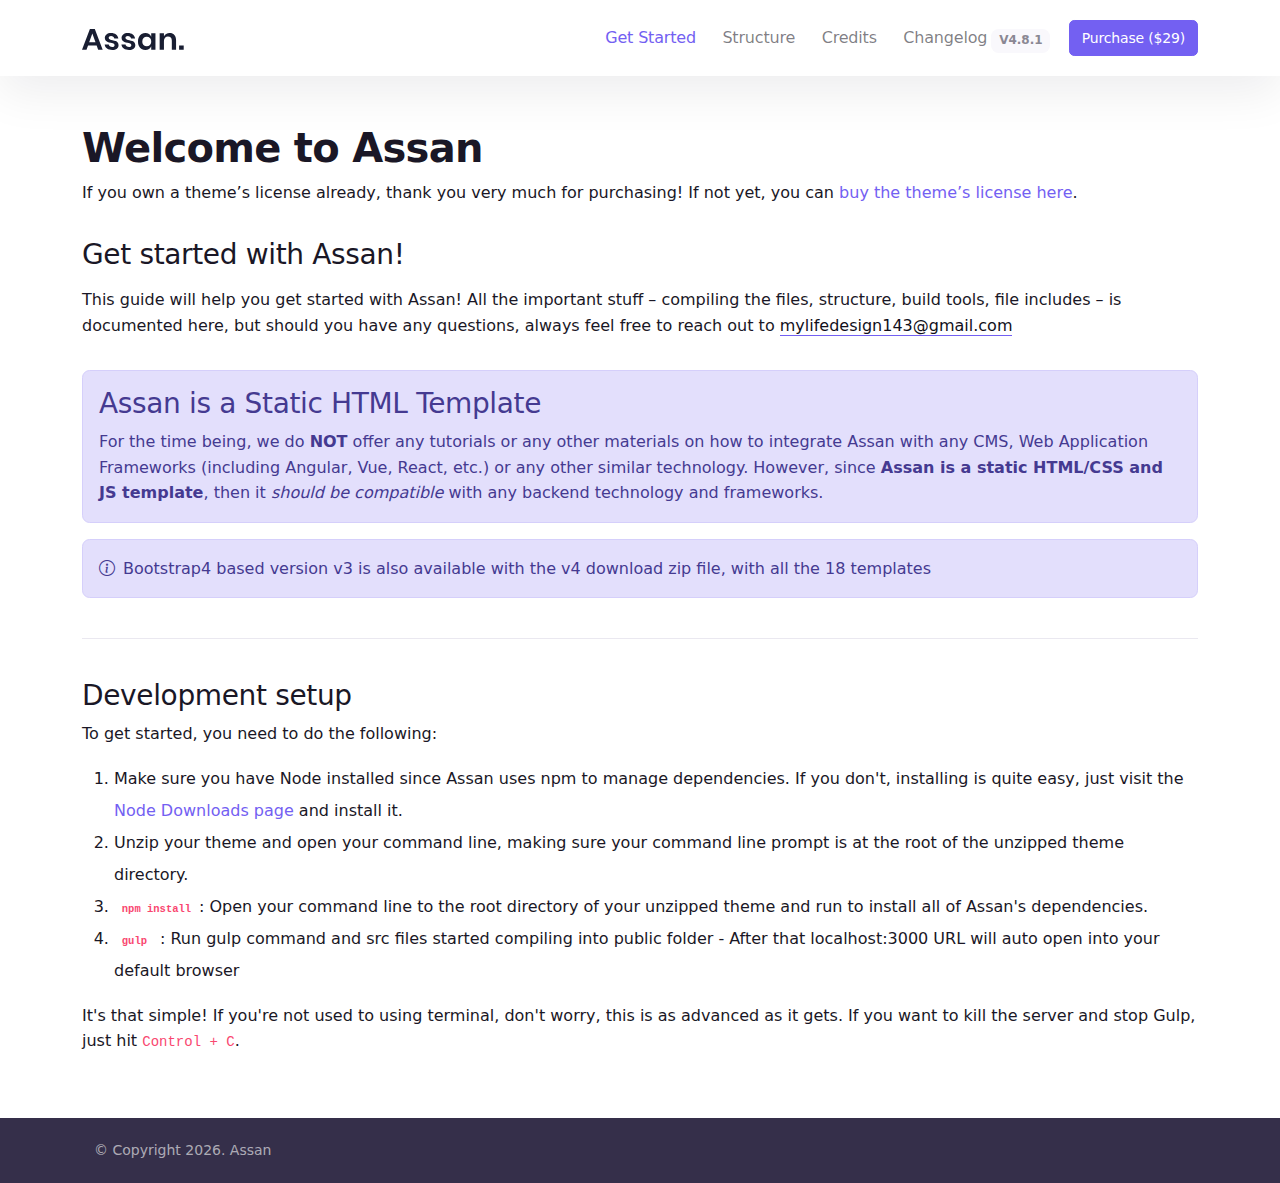
<file: docs/index.html>
<!doctype html>
<html lang="en">

    <head>
        <!-- Required meta tags -->
        <meta charset="utf-8">
        <meta name="viewport" content="width=device-width, initial-scale=1">
        <link rel="icon" href="assets/img/favicon.ico" type="image/ico">
        <!--Icons-->
        <link href="../assets/fonts/iconsmind/iconsmind.css" rel="stylesheet">
        <link href="../assets/fonts/bootstrap-icons/bootstrap-icons.css" rel="stylesheet">
        <!-- Main CSS -->
        <link href="../assets/css/theme.min.css" rel="stylesheet">

        <title>Assan 4</title>
    </head>
    <body class="vh-100 d-flex flex-column">
        <!--Preloader Spinner-->
        <div class="spinner-loader bg-gradient-secondary text-white">
            <div class="spinner-border text-primary" role="status">
            </div>
            <span class="small d-block ms-2">Loading...</span>
        </div>
        <!--Header Start-->

            <!--Header start-->
            <nav class="navbar navbar-expand-lg z-index-fixed navbar-light bg-white shadow-lg w-100 start-0 top-0">
              <div class="container">
                <a class="navbar-brand" href="index.html"><img src="../assets/img/logo/logo.svg" alt="" class="img-fluid"></a>
                <button class="navbar-toggler collapse d-lg-none d-block" type="button" data-bs-toggle="collapse" data-bs-target="#navbarCollapse" aria-controls="navbarCollapse" aria-expanded="false" aria-label="Toggle navigation">
                  <span class="navbar-toggler-icon">
                    <i></i>
                    <i></i>
                  </span>
                </button>
                 <!--Main Sidebar Nav Start-->
                 <div class="collapse navbar-collapse" id="navbarCollapse">
                  <ul class="navbar-nav ms-auto align-items-lg-center">
                    <li class="nav-item">
                      <a class="nav-link active" href="index.html">
                        Get started</a>
                    </li>
                    <li class="nav-item">
                      <a class="nav-link" href="structure.html">
                      Structure</a>
                    </li>
                    <li class="nav-item">
                      <a class="nav-link" href="credits.html">
                      Credits</a>
                    </li>
                    <li class="nav-item">
                      <a class="nav-link" href="changelog.html">
                      Changelog <sub class="small badge bg-light text-muted ms-1">v4.8.1</sub></a>
                    </li>
                    
            <li class="nav-item">
              <a class="btn btn-sm btn-primary" target="_blank" href="https://wrapbootstrap.com/theme/assan-multipurpose-18-templates-admin-WB05F069P/?ref=wb_rakesh">
               Purchase ($29)</a>
            </li>
                  </ul>
          
                </div>
              </div>
            </nav>
            <!--Main start-->
            <main class="main">
              <div class="container py-7">
                <h1 class="mb-2">Welcome to Assan</h1>
                <p class="mb-5">If you own a theme’s license already, thank you very much for purchasing! If not yet, you can <a href="https://wrapbootstrap.com/theme/assan-multipurpose-18-templates-admin-WB05F069P/?ref=wb_rakesh">buy the theme’s license here</a>.</p>
                <h3 class="mb-3">
                  Get started with Assan!
                </h3>
                <p class="mb-5">
                  This guide will help you get started with Assan! All the important stuff – compiling the files, structure, build tools, file includes – is documented here, but should you have any questions, always feel free to reach out to <a href="mailto:mylifedesign143@gmail.com" class="border-bottom border-dashed border-primary text-dark">mylifedesign143@gmail.com</a>
                </p>
                <div class="alert alert-primary" role="alert">
                  <h3>Assan is a Static HTML Template</h3>
                  For the time being, we do <span class="fw-bold">NOT</span> offer any tutorials or any other materials on how to integrate Assan with any CMS, Web Application Frameworks (including Angular, Vue, React, etc.) or any other similar technology. However, since <span class="fw-bold">Assan is a static HTML/CSS and JS template</span>, then it <em>should be compatible</em> with any backend technology and frameworks.
                </div>
                <div class="alert alert-primary d-flex align-items-baseline mb-6" role="alert">
                  <i class="bi bi-info-circle me-2"></i>
                  <div>Bootstrap4 based version v3 is also available with the v4 download zip file, with all the 18 templates</div>
                </div>
                <hr class="bg-transparent opacity-100 border-bottom border-dashed my-6">
                <h3 class="mb-2" id="devSetup">
                  Development setup
                </h3>
                <p class="">
                  To get started, you need to do the following:
                </p>
                <ol class="lh-lg">
                  <li><strong>Make sure you have Node installed</strong> since Assan uses npm to manage dependencies. If you don't, installing is quite easy, just visit the <a href="https://nodejs.org/en/download/" target="_blank">Node Downloads page</a> and install it. </li>
                  <li><strong>Unzip your theme and open your command line</strong>, making sure your command line prompt is at the root of the unzipped theme directory. </li>
                  <li><strong class="badge bg-tint-danger"><code>npm install</code></strong>: Open your command line to the root directory of your unzipped theme and run to install all of Assan's dependencies.</li>
                    <li><strong class="badge bg-tint-danger"><code>gulp</code></strong> : Run gulp command and src files started compiling into public folder - After that localhost:3000 URL will auto open into your default browser</li>
                </ol>
                <p class="">
                      It's that simple! If you're not used to using terminal, don't worry, this is as advanced as it gets. If you want to kill the server and stop Gulp, just hit <code>Control + C</code>.
                    </p>
              </div>
            </main>

                <!--Footer start-->
                <footer class="footer mt-auto bg-secondary text-white">
                  <div class="container small p-3 p-sm-4">
                    <span class="d-block lh-sm text-muted">&copy; Copyright
                      <script>
                        document.write(new Date().getFullYear())
                      </script>. Assan
                    </span>
                  </div>
                </footer>
        <!--:Scripts -->
        <script src="../assets/js/theme.bundle.js"></script>

        
    </body>

</html>
</file>
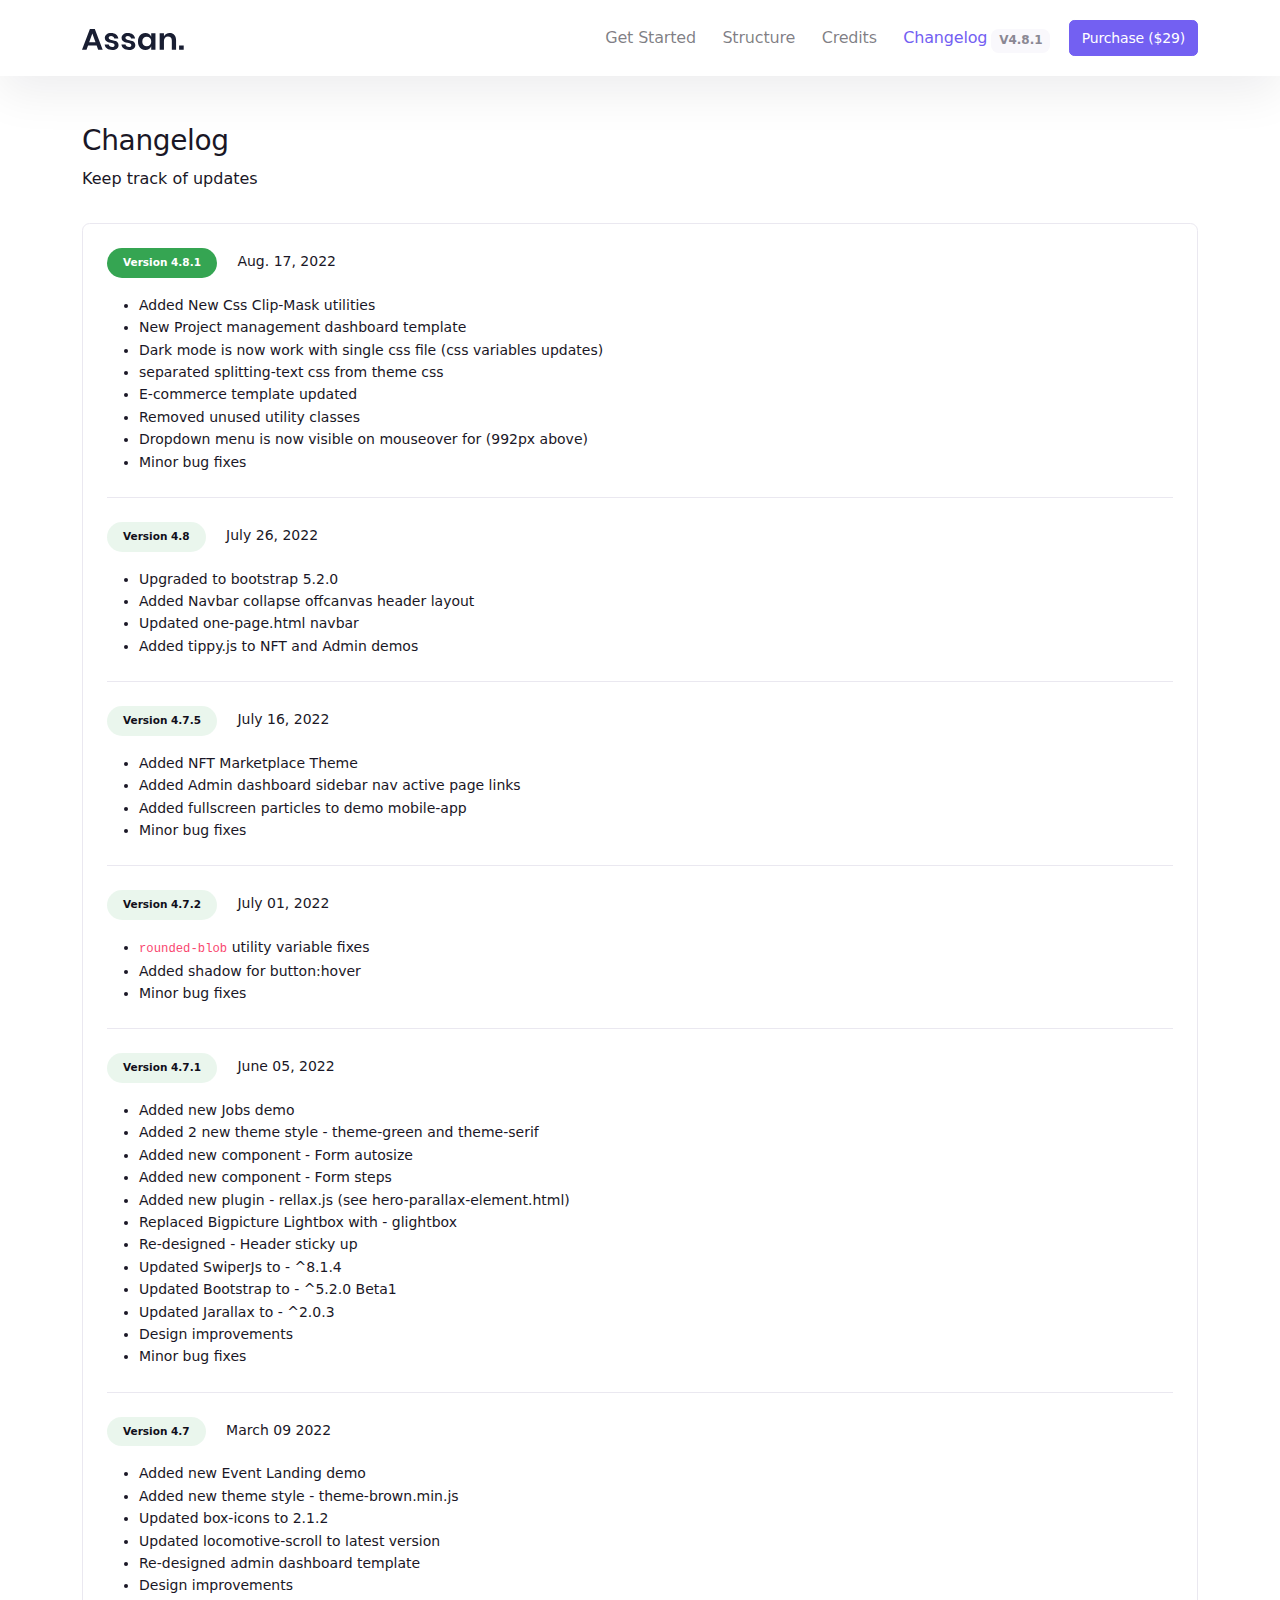
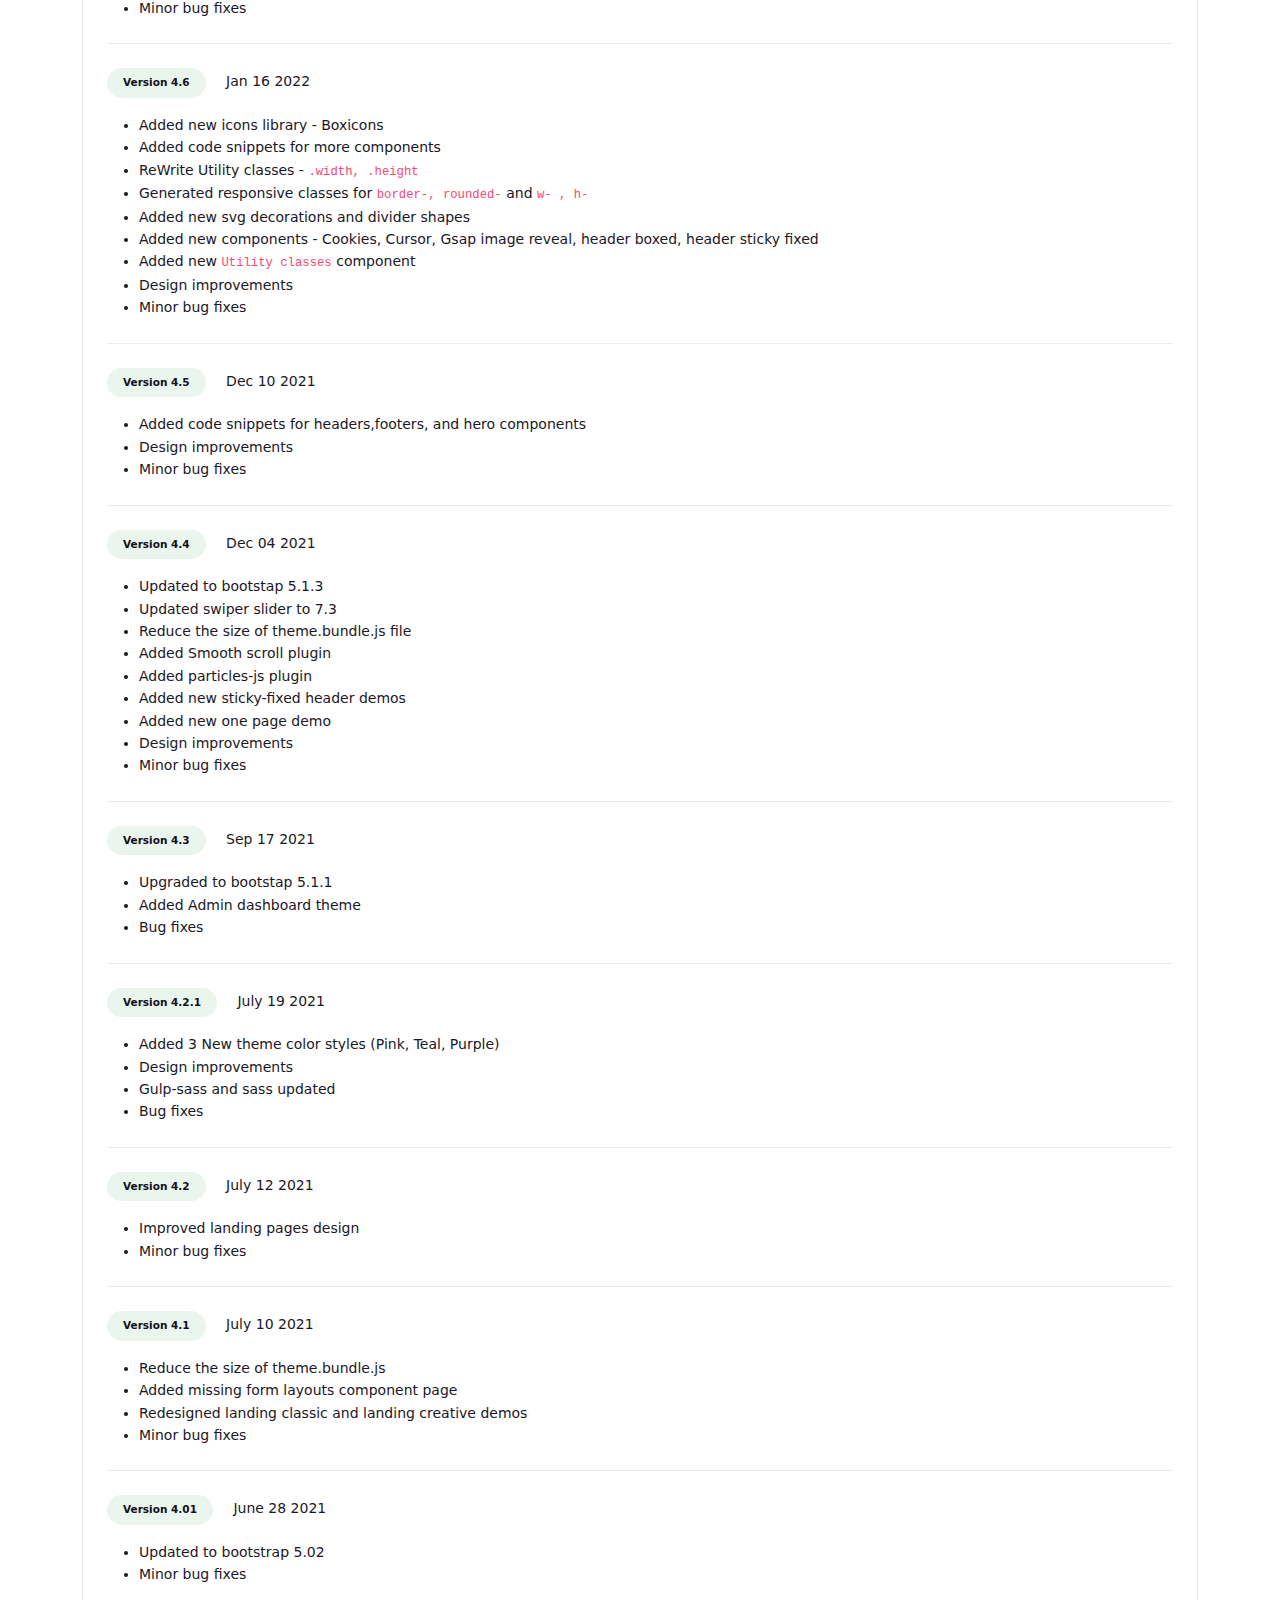
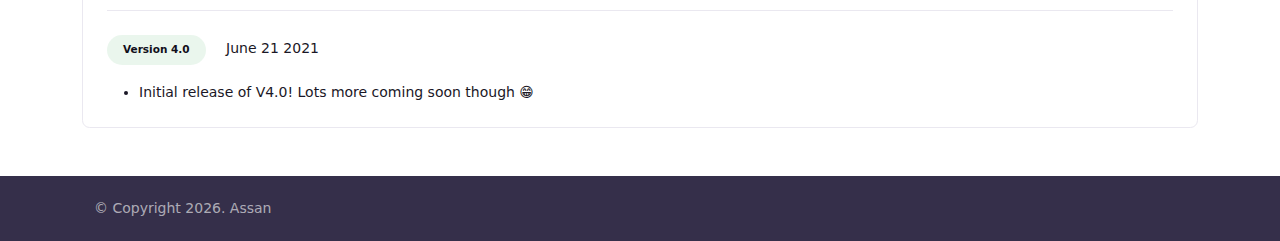
<file: docs/changelog.html>
<!doctype html>
<html lang="en">

    <head>
        <!-- Required meta tags -->
        <meta charset="utf-8">
        <meta name="viewport" content="width=device-width, initial-scale=1">
        <link rel="icon" href="assets/img/favicon.ico" type="image/ico">
        <!--Icons-->
        <link href="../assets/fonts/iconsmind/iconsmind.css" rel="stylesheet">
        <link href="../assets/fonts/bootstrap-icons/bootstrap-icons.css" rel="stylesheet">
        <!-- Main CSS -->
        <link href="../assets/css/theme.min.css" rel="stylesheet">

        <title>Assan 4</title>
    </head>
    <body class="vh-100 d-flex flex-column">
        <!--Preloader Spinner-->
        <div class="spinner-loader bg-gradient-secondary text-white">
            <div class="spinner-border text-primary" role="status">
            </div>
            <span class="small d-block ms-2">Loading...</span>
        </div>
        <!--Header Start-->

            <!--Header start-->
            <nav class="navbar navbar-expand-lg z-index-fixed navbar-light bg-white shadow-lg w-100 start-0 top-0">
              <div class="container">
                <a class="navbar-brand" href="../index.html"><img src="../assets/img/logo/logo.svg" alt="" class="img-fluid"></a>
                <button class="navbar-toggler collapse d-lg-none d-block" type="button" data-bs-toggle="collapse" data-bs-target="#navbarCollapse" aria-controls="navbarCollapse" aria-expanded="false" aria-label="Toggle navigation">
                  <span class="navbar-toggler-icon">
                    <i></i>
                    <i></i>
                  </span>
                </button>
                 <!--Main Sidebar Nav Start-->
                 <div class="collapse navbar-collapse" id="navbarCollapse">
                  <ul class="navbar-nav ms-auto align-items-lg-center">
                    <li class="nav-item">
                      <a class="nav-link" href="index.html">
                        Get started</a>
                    </li>
                    <li class="nav-item">
                      <a class="nav-link" href="structure.html">
                      Structure</a>
                    </li>
                    <li class="nav-item">
                      <a class="nav-link" href="credits.html">
                      Credits</a>
                    </li>
                    <li class="nav-item">
                      <a class="nav-link active" href="changelog.html">
                      Changelog <sub class="small badge bg-light text-muted ms-1">v4.8.1</sub></a>
                    </li>
                    
            <li class="nav-item">
              <a class="btn btn-sm btn-primary" target="_blank" href="https://wrapbootstrap.com/theme/assan-multipurpose-18-templates-admin-WB05F069P/?ref=wb_rakesh">
               Purchase ($29)</a>
            </li>
                  </ul>
          
                </div>
              </div>
            </nav>
            <!--Main start-->
            <main class="main">
              <div class="container py-7">
                <h3 class="mb-2">Changelog</h3>
                <p class="mb-5">Keep track of updates</p>
                <!--Changelog card-->
                <div class="card p-4">
                   <!--Changelog box-->
                   <div class="border-bottom small mb-4 pb-4">
                    <span class="badge mb-3 bg-success rounded-pill py-2 px-3 me-3">Version 4.8.1</span> <span>Aug. 17, 2022</span>
                    <ul class="mb-0">
                      <li>Added New Css Clip-Mask utilities</li>
                      <li>New Project management dashboard template</li>
                      <li>Dark mode is now work with single css file (css variables updates)</li>
                      <li>separated splitting-text css from theme css</li>
                      <li>E-commerce template updated</li>
                      <li>Removed unused utility classes</li>
                      <li>Dropdown menu is now visible on mouseover for (992px above)</li>
                      <li>Minor bug fixes</li>
                  </ul>
                  </div>
                  <!--Changelog box-->
                  <div class="border-bottom small mb-4 pb-4">
                    <span class="badge mb-3 bg-success bg-opacity-10 text-dark rounded-pill py-2 px-3 me-3">Version 4.8</span> <span>July 26, 2022</span>
                    <ul class="mb-0">
                      <li>Upgraded to bootstrap 5.2.0</li>
                      <li>Added Navbar collapse offcanvas header layout</li>
                      <li>Updated one-page.html navbar</li>
                      <li>Added tippy.js to NFT and Admin demos</li>
                  </ul>
                  </div>
                  <!--Changelog box-->
                  <div class="border-bottom small mb-4 pb-4">
                    <span class="badge mb-3 bg-success bg-opacity-10 text-dark rounded-pill py-2 px-3 me-3">Version 4.7.5</span> <span>July 16, 2022</span>
                    <ul class="mb-0">
                      <li>Added NFT Marketplace Theme</li>
                      <li>Added Admin dashboard sidebar nav active page links</li>
                      <li>Added fullscreen particles to demo mobile-app</li>
                      <li>Minor bug fixes</li>
                  </ul>
                  </div>
                     <!--Changelog box-->
                     <div class="border-bottom small mb-4 pb-4">
                      <span class="badge mb-3 bg-success bg-opacity-10 text-dark rounded-pill py-2 px-3 me-3">Version 4.7.2</span> <span>July 01, 2022</span>
                      <ul class="mb-0">
                        <li><code>rounded-blob</code> utility variable fixes</li>
                        <li>Added shadow for button:hover</li>
                        <li>Minor bug fixes</li>
                    </ul>
                    </div>
                    <!--Changelog box-->
                   <div class="border-bottom small mb-4 pb-4">
                    <span class="badge mb-3 bg-success bg-opacity-10 text-dark rounded-pill py-2 px-3 me-3">Version 4.7.1</span> <span>June 05, 2022</span>
                    <ul class="mb-0">
                      <li>Added new Jobs demo</li>
                      <li>Added 2 new theme style - theme-green and theme-serif</li>
                      <li>Added new component - Form autosize</li>
                      <li>Added new component - Form steps</li>
                      <li>Added new plugin - rellax.js (see hero-parallax-element.html)</li>
                      <li>Replaced Bigpicture Lightbox with - glightbox</li>
                      <li>Re-designed - Header sticky up</li>
                      <li>Updated SwiperJs to - ^8.1.4</li>
                      <li>Updated Bootstrap to - ^5.2.0 Beta1</li>
                      <li>Updated Jarallax to - ^2.0.3</li>
                      <li>Design improvements</li>
                      <li>Minor bug fixes</li>
                  </ul>
                  </div>
                   <!--Changelog box-->
                   <div class="border-bottom small mb-4 pb-4">
                    <span class="badge mb-3 bg-success bg-opacity-10 text-dark rounded-pill py-2 px-3 me-3">Version 4.7</span> <span>March 09 2022</span>
                    <ul class="mb-0">
                      <li>Added new Event Landing demo</li>
                      <li>Added new theme style - theme-brown.min.js</li>
                      <li>Updated box-icons to 2.1.2</li>
                      <li>Updated locomotive-scroll to latest version</li>
                      <li>Re-designed admin dashboard template</li>
                      <li>Design improvements</li>
                      <li>Minor bug fixes</li>
                  </ul>
                  </div>
                   <!--Changelog box-->
                   <div class="border-bottom small mb-4 pb-4">
                    <span class="badge mb-3 bg-success bg-opacity-10 text-dark rounded-pill py-2 px-3 me-3">Version 4.6</span> <span>Jan 16 2022</span>
                    <ul class="mb-0"><li>Added new icons library - Boxicons</li>
                      <li>Added code snippets for more components</li>
                      <li>ReWrite Utility classes - <code>.width, .height</code></li>
                      <li>Generated responsive classes for <code>border-, rounded-</code> and <code>w- , h-</code></li>
                      <li>Added new svg decorations and divider shapes</li>
                      <li>Added new components - Cookies, Cursor, Gsap image reveal, header boxed, header sticky fixed</li>
                      <li>Added new <code>Utility classes</code> component</li>
                      <li>Design improvements</li>
                      <li>Minor bug fixes</li>
                  </ul>
                  </div>
                  <!--Changelog box-->
                  <div class="border-bottom small mb-4 pb-4">
                    <span class="badge mb-3 bg-success bg-opacity-10 text-dark rounded-pill py-2 px-3 me-3">Version 4.5</span> <span>Dec 10 2021</span>
                    <ul class="mb-0">
                      <li>Added code snippets for headers,footers, and hero components</li>
                      <li>Design improvements</li>
                      <li>Minor bug fixes</li>
                  </ul>
                  </div>
                   <!--Changelog box-->
                   <div class="border-bottom small mb-4 pb-4">
                    <span class="badge mb-3 bg-success bg-opacity-10 text-dark rounded-pill py-2 px-3 me-3">Version 4.4</span> <span>Dec 04 2021</span>
                    <ul class="mb-0">
                      <li>Updated to bootstap 5.1.3</li>
                      <li>Updated swiper slider to 7.3</li>
                      <li>Reduce the size of theme.bundle.js file</li>
                      <li>Added Smooth scroll plugin</li>
                      <li>Added particles-js plugin</li>
                      <li>Added new sticky-fixed header demos</li>
                      <li>Added new one page demo</li>
                      <li>Design improvements</li>
                      <li>Minor bug fixes</li>
                  </ul>
                  </div>
                   <!--Changelog box-->
                   <div class="border-bottom small mb-4 pb-4">
                    <span class="badge mb-3 bg-success bg-opacity-10 text-dark rounded-pill py-2 px-3 me-3">Version 4.3</span> <span>Sep 17 2021</span>
                    <ul class="mb-0">
                      <li>Upgraded to bootstap 5.1.1</li>
                      <li>Added Admin dashboard theme</li>
                      <li>Bug fixes</li>
                  </ul>
                  </div>
                   <!--Changelog box-->
                   <div class="border-bottom small mb-4 pb-4">
                    <span class="badge mb-3 bg-success bg-opacity-10 text-dark rounded-pill py-2 px-3 me-3">Version 4.2.1</span> <span>July 19 2021</span>
                    <ul class="mb-0">
                      <li>Added 3 New theme color styles (Pink, Teal, Purple)</li>
                      <li>Design improvements</li>
                      <li>Gulp-sass  and sass updated</li>
                      <li>Bug fixes</li>
                  </ul>
                  </div>
                    <!--Changelog box-->
                    <div class="border-bottom small mb-4 pb-4">
                      <span class="badge mb-3 bg-success bg-opacity-10 text-dark rounded-pill py-2 px-3 me-3">Version 4.2</span> <span>July 12 2021</span>
                      <ul class="mb-0">
                        <li>Improved landing pages design</li>
                        <li>Minor bug fixes</li>
                    </ul>
                    </div>
                  <!--Changelog box-->
                  <div class="border-bottom small mb-4 pb-4">
                    <span class="badge mb-3 bg-success bg-opacity-10 text-dark rounded-pill py-2 px-3 me-3">Version 4.1</span> <span>July 10 2021</span>
                    <ul class="mb-0">
                      <li>Reduce the size of theme.bundle.js</li>
                      <li>Added missing form layouts component page</li>
                      <li>Redesigned landing classic and landing creative demos</li>
                      <li>Minor bug fixes</li>
                  </ul>
                  </div>
                  <!--Changelog box-->
                  <div class="border-bottom small mb-4 pb-4">
                    <span class="badge mb-3 bg-success bg-opacity-10 text-dark rounded-pill py-2 px-3 me-3">Version 4.01</span> <span>June 28 2021</span>
                  
                    <ul class="mb-0">
                      <li>Updated to bootstrap 5.02</li>
                      <li>Minor bug fixes</li>
                  </ul>
                  </div>

                  <!--Changelog box-->
                   <div class="small">
                    <span class="badge mb-3 bg-success bg-opacity-10 text-dark rounded-pill py-2 px-3 me-3">Version 4.0</span> <span>June 21 2021</span>
                   
                   <ul class="mb-0">
                       <li>Initial release of V4.0! Lots more coming soon though 😁</li>
                   </ul>
                  </div>
                </div>
              </div>
            </main>

              <!--Footer start-->
              <footer class="footer mt-auto bg-secondary text-white">
                <div class="container small p-3 p-sm-4">
                  <span class="d-block lh-sm text-muted">&copy; Copyright
                    <script>
                      document.write(new Date().getFullYear())
                    </script>. Assan
                  </span>
                </div>
              </footer>
        <!-- scripts -->
        <script src="../assets/js/theme.bundle.js"></script>
        <script type="text/javascript">
          
        </script>
    </body>

</html>
</file>
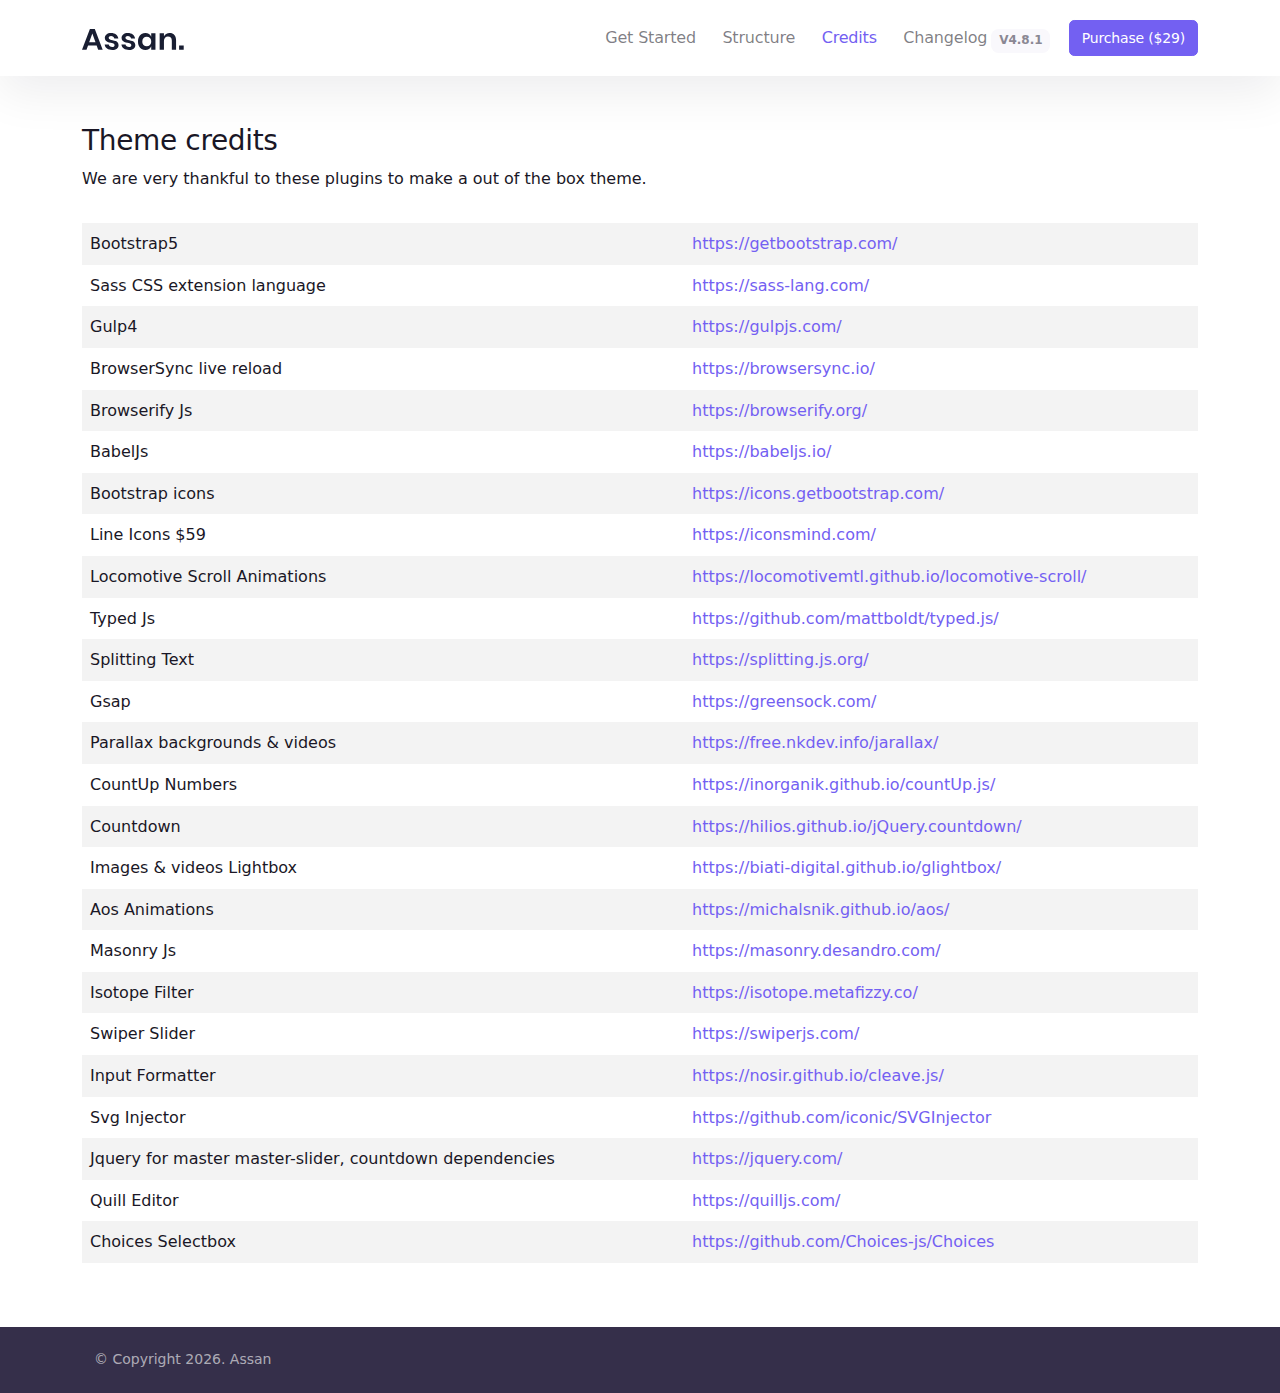
<file: docs/credits.html>
<!doctype html>
<html lang="en">

  <head>
    <!-- Required meta tags -->
    <meta charset="utf-8">
    <meta name="viewport" content="width=device-width, initial-scale=1">
    <link rel="icon" href="assets/img/favicon.ico" type="image/ico">
    <!--Icons-->
    <link href="../assets/fonts/iconsmind/iconsmind.css" rel="stylesheet">
    <link href="../assets/fonts/bootstrap-icons/bootstrap-icons.css" rel="stylesheet">
    <!-- Main CSS -->
    <link href="../assets/css/theme.min.css" rel="stylesheet">

    <title>Assan 4</title>
  </head>

  <body class="vh-100 d-flex flex-column">
    <!--Preloader Spinner-->
    <div class="spinner-loader bg-gradient-secondary text-white">
      <div class="spinner-border text-primary" role="status">
      </div>
      <span class="small d-block ms-2">Loading...</span>
    </div>
    <!--Header Start-->

    <!--Header start-->
    <nav class="navbar navbar-expand-lg z-index-fixed navbar-light bg-white shadow-lg w-100 start-0 top-0">
      <div class="container">
        <a class="navbar-brand" href="index.html"><img src="../assets/img/logo/logo.svg" alt="" class="img-fluid"></a>
        <button class="navbar-toggler collapse d-lg-none d-block" type="button" data-bs-toggle="collapse"
          data-bs-target="#navbarCollapse" aria-controls="navbarCollapse" aria-expanded="false"
          aria-label="Toggle navigation">
          <span class="navbar-toggler-icon">
            <i></i>
            <i></i>
          </span>
        </button>
        <!--Main Sidebar Nav Start-->
        <div class="collapse navbar-collapse" id="navbarCollapse">
          <ul class="navbar-nav ms-auto align-items-lg-center">
            <li class="nav-item">
              <a class="nav-link" href="index.html">
                Get started</a>
            </li>
            <li class="nav-item">
              <a class="nav-link" href="structure.html">
                Structure</a>
            </li>
            <li class="nav-item">
              <a class="nav-link active" href="credits.html">
                Credits</a>
            </li>
            <li class="nav-item">
              <a class="nav-link" href="changelog.html">
                Changelog <sub class="small badge bg-light text-muted ms-1">v4.8.1</sub></a>
            </li>
            
            <li class="nav-item">
              <a class="btn btn-sm btn-primary" target="_blank" href="https://wrapbootstrap.com/theme/assan-multipurpose-18-templates-admin-WB05F069P/?ref=wb_rakesh">
               Purchase ($29)</a>
            </li>
          </ul>

        </div>
      </div>
    </nav>
    <!--Main start-->
    <main class="main">
      <div class="container py-7">
        <h3 class="mb-2">Theme credits</h3>
        <p class="mb-5">We are very thankful to these plugins to make a out of the box theme.</p>

        <div class="table-responsive">
          <table class="table table-borderless table-striped">
            <tbody>
              <tr>
                <td class="align-middle">
                  Bootstrap5
                </td>
                <td class="align-middle">
                  <a href="https://getbootstrap.com/" target="_blank">
                    https://getbootstrap.com/
                  </a>
                </td>
              </tr>
              <tr>
                <td class="align-middle">
                  Sass CSS extension language
                </td>
                <td class="align-middle">
                  <a href="https://sass-lang.com/" target="_blank">
                    https://sass-lang.com/
                  </a>
                </td>
              </tr>
              <tr>
                <td class="align-middle">
                  Gulp4
                </td>
                <td class="align-middle">
                  <a href="https://gulpjs.com/" target="_blank">
                    https://gulpjs.com/
                  </a>
                </td>
              </tr>
              <tr>
                <td>
                  BrowserSync live reload
                </td>
                <td>
                  <a href="https://browsersync.io/" target="_blank">https://browsersync.io/</a>
                </td>
              </tr>
              <tr>
                <td class="align-middle">
                  Browserify Js
                </td>
                <td class="align-middle">
                  <a href="https://browserify.org/" target="_blank">
                    https://browserify.org/
                  </a>
                </td>
              </tr>
              <tr>
                <td class="align-middle">
                  BabelJs
                </td>
                <td class="align-middle">
                  <a href="https://babeljs.io/" target="_blank">
                    https://babeljs.io/
                  </a>
                </td>
              </tr>
              <tr>
                <td>
                  Bootstrap icons
                </td>
                <td>
                  <a href="https://icons.getbootstrap.com/" target="_blank">https://icons.getbootstrap.com/</a>
                </td>
              </tr>
              <tr>
                <td>
                  Line Icons <strong>$59</strong>
                </td>
                <td>
                  <a href="https://iconsmind.com/" target="_blank">https://iconsmind.com/</a>
                </td>
              </tr>
              <tr>
                <td class="align-middle">
                  Locomotive Scroll Animations
                </td>
                <td class="align-middle">
                  <a href="https://locomotivemtl.github.io/locomotive-scroll/" target="_blank">
                    https://locomotivemtl.github.io/locomotive-scroll/
                  </a>
                </td>
              </tr>
              <tr>
                <td class="align-middle">
                  Typed Js
                </td>
                <td class="align-middle">
                  <a href="https://github.com/mattboldt/typed.js/" target="_blank">
                    https://github.com/mattboldt/typed.js/
                  </a>
                </td>
              </tr>
              <tr>
                <td class="align-middle">
                  Splitting Text
                </td>
                <td class="align-middle">
                  <a href="https://splitting.js.org/" target="_blank">
                    https://splitting.js.org/
                  </a>
                </td>
              </tr>
              <tr>
                <td class="align-middle">
                  Gsap
                </td>
                <td class="align-middle">
                  <a href="https://greensock.com/" target="_blank">
                    https://greensock.com/
                  </a>
                </td>
              </tr>
              <tr>
                <td class="align-middle">
                  Parallax backgrounds & videos
                </td>
                <td class="align-middle">
                  <a href="https://free.nkdev.info/jarallax/" target="_blank">
                    https://free.nkdev.info/jarallax/
                  </a>
                </td>
              </tr>
              <tr>
                <td class="align-middle">
                  CountUp Numbers
                </td>
                <td class="align-middle">
                  <a href="https://inorganik.github.io/countUp.js/" target="_blank">
                    https://inorganik.github.io/countUp.js/
                  </a>
                </td>
              </tr>
              <tr>
                <td class="align-middle">
                  Countdown
                </td>
                <td class="align-middle">
                  <a href="https://hilios.github.io/jQuery.countdown/" target="_blank">
                    https://hilios.github.io/jQuery.countdown/
                  </a>
                </td>
              </tr>
              <tr>
                <td class="align-middle">
                  Images & videos Lightbox
                </td>
                <td class="align-middle">
                  <a href="https://biati-digital.github.io/glightbox/" target="_blank">
                    https://biati-digital.github.io/glightbox/
                  </a>
                </td>
              </tr>
              <tr>
                <td class="align-middle">
                  Aos Animations
                </td>
                <td class="align-middle">
                  <a href="https://michalsnik.github.io/aos/" target="_blank">
                    https://michalsnik.github.io/aos/
                  </a>
                </td>
              </tr>
              <tr>
                <td class="align-middle">
                  Masonry Js
                </td>
                <td class="align-middle">
                  <a href="https://masonry.desandro.com/" target="_blank">
                    https://masonry.desandro.com/
                  </a>
                </td>
              </tr>
              <tr>
                <td class="align-middle">
                  Isotope Filter
                </td>
                <td class="align-middle">
                  <a href="https://isotope.metafizzy.co/" target="_blank">
                    https://isotope.metafizzy.co/
                  </a>
                </td>
              </tr>
              <tr>
                <td class="align-middle">
                  Swiper Slider
                </td>
                <td class="align-middle">
                  <a href="https://swiperjs.com/" target="_blank">
                    https://swiperjs.com/
                  </a>
                </td>
              </tr>
              <tr>
                <td class="align-middle">
                  Input Formatter
                </td>
                <td class="align-middle">
                  <a href="https://nosir.github.io/cleave.js/" target="_blank">
                    https://nosir.github.io/cleave.js/
                  </a>
                </td>
              </tr>
              <tr>
                <td class="align-middle">
                  Svg Injector
                </td>
                <td class="align-middle">
                  <a href="https://github.com/iconic/SVGInjector" target="_blank">
                    https://github.com/iconic/SVGInjector
                  </a>
                </td>
              </tr>
              <tr>
                <td class="align-middle">
                  Jquery for master master-slider, countdown dependencies
                </td>
                <td class="align-middle">
                  <a href="https://jquery.com/" target="_blank">
                    https://jquery.com/
                  </a>
                </td>
              </tr>

              <tr>
                <td class="align-middle">
                  Quill Editor
                </td>
                <td class="align-middle">
                  <a href="https://quilljs.com/" target="_blank">
                    https://quilljs.com/
                  </a>
                </td>
              </tr>
              <tr>
                <td class="align-middle">
                  Choices Selectbox
                </td>
                <td class="align-middle">
                  <a href="https://github.com/Choices-js/Choices" target="_blank">
                    https://github.com/Choices-js/Choices
                  </a>
                </td>
              </tr>
            </tbody>
          </table>
        </div>
      </div>
    </main>

       <!--Footer start-->
       <footer class="footer mt-auto bg-secondary text-white">
        <div class="container small p-3 p-sm-4">
          <span class="d-block lh-sm text-muted">&copy; Copyright
            <script>
              document.write(new Date().getFullYear())
            </script>. Assan
          </span>
        </div>
      </footer>
    <!-- scripts -->
    <script src="../assets/js/theme.bundle.js"></script>
  </body>

</html>
</file>
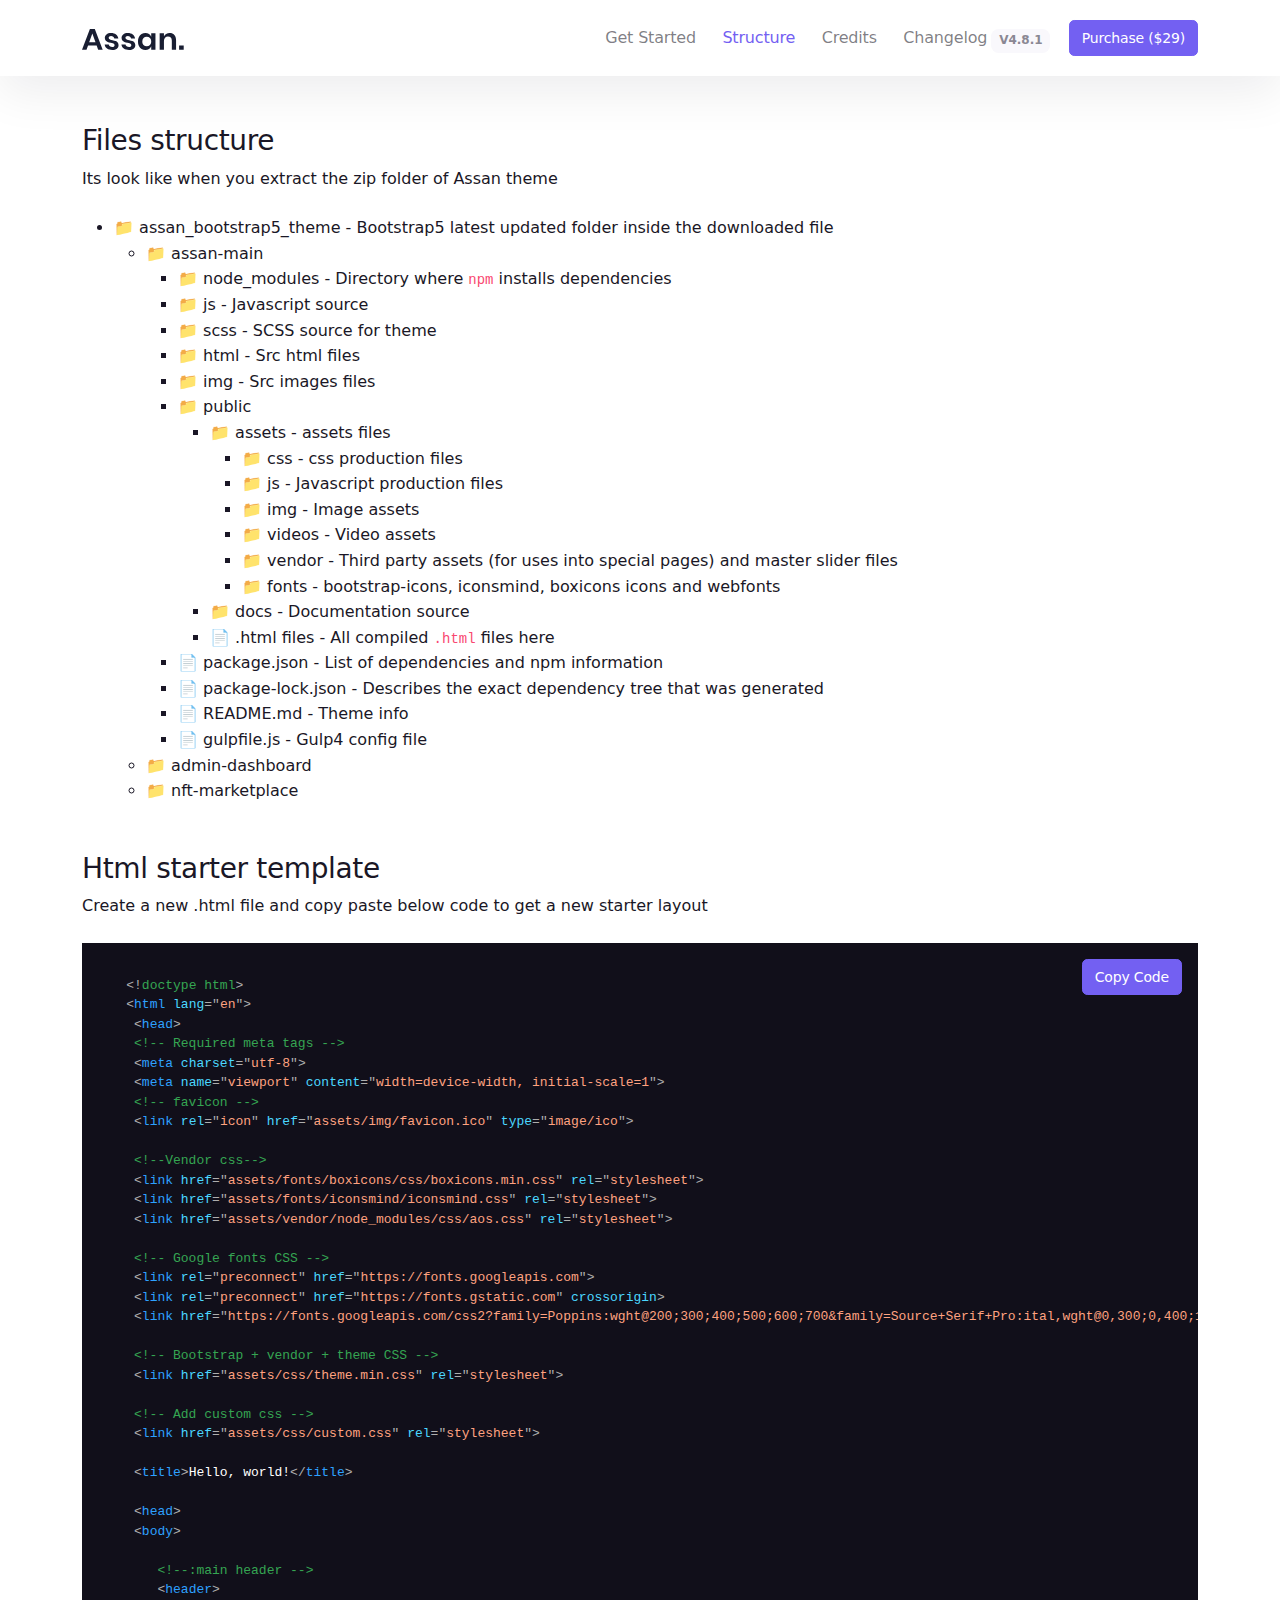
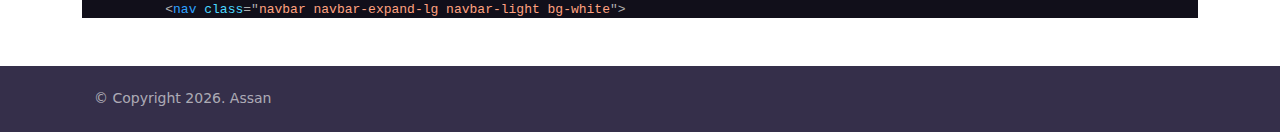
<file: docs/structure.html>
<!doctype html>
<html lang="en">

    <head>
        <!-- Required meta tags -->
        <meta charset="utf-8">
        <meta name="viewport" content="width=device-width, initial-scale=1">
        <link rel="icon" href="../assets/img/favicon.ico" type="image/ico">
        <!--Icons-->
        <link href="../assets/fonts/iconsmind/iconsmind.css" rel="stylesheet">
        <link href="../assets/fonts/bootstrap-icons/bootstrap-icons.css" rel="stylesheet">
        <link rel="stylesheet"
            href="../assets/vendor/node_modules/css/prism-tomorrow.css">
        <!-- Main CSS -->
        <link href="../assets/css/theme.min.css" rel="stylesheet">

        <title>Assan 4</title>
    </head>

    <body class="vh-100 d-flex flex-column">
        <!--Preloader Spinner-->
        <div class="spinner-loader bg-gradient-secondary text-white">
            <div class="spinner-border text-primary" role="status">
            </div>
            <span class="small d-block ms-2">Loading...</span>
        </div>
        <!--Header Start-->

        <!--Header start-->
        <nav class="navbar navbar-expand-lg z-index-fixed navbar-light bg-white shadow-lg w-100 start-0 top-0">
            <div class="container">
                <a class="navbar-brand" href="index.html"><img src="../assets/img/logo/logo.svg" alt=""
                        class="img-fluid"></a>
                <button class="navbar-toggler collapse d-lg-none d-block" type="button" data-bs-toggle="collapse"
                    data-bs-target="#navbarCollapse" aria-controls="navbarCollapse" aria-expanded="false"
                    aria-label="Toggle navigation">
                    <span class="navbar-toggler-icon">
                        <i></i>
                        <i></i>
                    </span>
                </button>
                <!--Main Sidebar Nav Start-->
                <div class="collapse navbar-collapse" id="navbarCollapse">
                    <ul class="navbar-nav ms-auto align-items-lg-center">
                        <li class="nav-item">
                            <a class="nav-link" href="index.html">
                                Get started</a>
                        </li>
                        <li class="nav-item">
                            <a class="nav-link active" href="structure.html">
                                Structure</a>
                        </li>
                        <li class="nav-item">
                            <a class="nav-link" href="credits.html">
                                Credits</a>
                        </li>
                        <li class="nav-item">
                            <a class="nav-link" href="changelog.html">
                                Changelog <sub class="small badge bg-light text-muted ms-1">v4.8.1</sub></a>
                        </li>

                        <li class="nav-item">
                            <a class="btn btn-sm btn-primary" target="_blank"
                                href="https://wrapbootstrap.com/theme/assan-multipurpose-18-templates-admin-WB05F069P/?ref=wb_rakesh">
                                Purchase ($29)</a>
                        </li>
                    </ul>

                </div>
            </div>
        </nav>
        <!--Main start-->
        <main class="main">
            <div class="container py-7">
                <h3 class="mb-2">Files structure</h3>
                <p class="mb-4">Its look like when you extract the zip folder of Assan theme</p>
                <ul class="mb-7">
                    <li>
                        <strong>📁 assan_bootstrap5_theme</strong> - Bootstrap5 latest updated folder inside the
                        downloaded file
                        <ul>
                            <li>
                                📁 <strong> assan-main</strong>
                                <ul>
                                    <li>
                                        <strong>📁 node_modules</strong> - Directory where <code>npm</code> installs
                                        dependencies
                                    </li>
                                    <li>
                                        <strong>📁 js</strong> - Javascript source
                                    </li>
                                    <li>
                                        <strong>📁 scss</strong> - SCSS source for theme
                                    </li>
                                    <li>
                                        <strong>📁 html</strong> - Src html files
                                    </li>
                                    <li>
                                        <strong>📁 img</strong> - Src images files
                                    </li>
                                    <li>
                                        <strong>📁 public</strong>
                                        <ul>
                                            <li>
                                                <strong>📁 assets</strong> - assets files
                                                <ul>
                                                    <li>
                                                        <strong>📁 css</strong> - css production files
                                                    </li>
                                                    <li>
                                                        <strong>📁 js</strong> - Javascript production files
                                                    </li>
                                                    <li>
                                                        <strong>📁 img</strong> - Image assets
                                                    </li>
                                                    <li>
                                                        <strong>📁 videos</strong> - Video assets
                                                    </li>
                                                    <li>
                                                        <strong>📁 vendor</strong> - Third party assets (for uses into
                                                        special pages)
                                                        and master slider files
                                                    </li>
                                                    <li>
                                                        <strong>📁 fonts</strong> - bootstrap-icons, iconsmind, boxicons icons and
                                                        webfonts
                                                    </li>

                                                </ul>
                                            </li>
                                            <li>
                                                <strong>📁 docs</strong> - Documentation source
                                            </li>
                                            <li>
                                                <strong>📄 .html files</strong> - All compiled <code>.html</code> files
                                                here
                                            </li>

                                        </ul>
                                    </li>
                                    <li>
                                        <strong>📄 package.json</strong> - List of dependencies and npm information
                                    </li>
                                    <li>
                                        <strong>📄 package-lock.json</strong> - Describes the exact dependency tree that
                                        was generated
                                    </li>
                                    <li>
                                        <strong>📄 README.md</strong> - Theme info
                                    </li>
                                    <li>
                                        <strong>📄 gulpfile.js</strong> - Gulp4 config file
                                    </li>
                                </ul>
                            </li>
                            <li>
                                📁 <strong>admin-dashboard</strong>
                            </li>
                            <li>
                                📁 <strong>nft-marketplace</strong>
                            </li>
                        </ul>
                    </li>
                </ul>

                <h3 class="mb-2">Html starter template</h3>
                <p class="mb-4">Create a new .html file and copy paste below code to get a new starter layout</p>
                <div class="position-relative" style="max-height: 75vh; overflow-y: auto;">
                    <!--Copy clipboard button-->
                    <button
                        class="btn btn-sm position-absolute end-0 top-0 me-3 mt-3 z-index-1 btn-primary copy-link"
                        data-clipboard-target="#copyCode1" data-clipboard-action="copy" id="copyCode1-1">Copy code</button>
  <pre id="copyCode1" class="language-markup" data-lang="html">
  <code>
    &lt;!doctype html>
    &lt;html lang="en">
     &lt;head>
     &lt;!-- Required meta tags -->
     &lt;meta charset="utf-8">
     &lt;meta name="viewport" content="width=device-width, initial-scale=1">
     &lt;!-- favicon -->
     &lt;link rel="icon" href="assets/img/favicon.ico" type="image/ico">
    
     &lt;!--Vendor css-->
     &lt;link href="assets/fonts/boxicons/css/boxicons.min.css" rel="stylesheet">
     &lt;link href="assets/fonts/iconsmind/iconsmind.css" rel="stylesheet">
     &lt;link href="assets/vendor/node_modules/css/aos.css" rel="stylesheet">
     
     &lt;!-- Google fonts CSS -->
     &lt;link rel="preconnect" href="https://fonts.googleapis.com">
     &lt;link rel="preconnect" href="https://fonts.gstatic.com" crossorigin>
     &lt;link href="https://fonts.googleapis.com/css2?family=Poppins:wght@200;300;400;500;600;700&family=Source+Serif+Pro:ital,wght@0,300;0,400;1,300;1,400&display=swap" rel="stylesheet">
     
     &lt;!-- Bootstrap + vendor + theme CSS -->
     &lt;link href="assets/css/theme.min.css" rel="stylesheet">
     
     &lt;!-- Add custom css -->
     &lt;link href="assets/css/custom.css" rel="stylesheet">

     &lt;title>Hello, world!&lt;/title>

     &lt;head>
     &lt;body>

        &lt;!--:main header -->
        &lt;header>
         &lt;nav class="navbar navbar-expand-lg navbar-light bg-white">
          
         &lt;/nav>
        &lt;/header>

        &lt;!--:main content -->
        &lt;main>
         &lt;!--:Feature section -->
          &lt;section class="positio-relative overflow-hidden">
             &lt;div class="positio-relative container py-7 py-lg-12">
                &lt;!--:Feature section content goes here -->
             &lt;/div>
           &lt;/section>
        &lt;/main>

        &lt;!--:main Footer -->
        &lt;footer>
          &lt;div class="position-relative container py-7 py-lg-12">
             &lt;!--:Footer content -->
          &lt;/div>
        &lt;/footer>

        &lt;!-- Vendor + theme scripts -->
        &lt;script src="assets/js/theme.bundle.js">&lt;/script>
        &lt;!-- Add your custom scripts file -->
        &lt;script src="assets/js/custom.js">&lt;/script>
    &lt;/body>
  &lt;/html>
  </code>
  </pre>
                </div>
            </div>
        </main>

        <!--Footer start-->
        <footer class="footer mt-auto bg-secondary text-white">
            <div class="container small p-3 p-sm-4">
                <span class="d-block lh-sm text-muted">&copy; Copyright
                    <script>
                        document.write(new Date().getFullYear())

                    </script>. Assan
                </span>
            </div>
        </footer>
        <!-- scripts -->
        <script src="../assets/js/theme.bundle.js"></script>

        <!--Copy to clipboard + prismJs-->
        <script src="../assets/vendor/node_modules/js/prism.js"></script>
        <script src="../assets/vendor/node_modules/js/clipboard.min.js"></script>
        <script>
            /* Clipboard JS - Copy code button */
            var cl = document.querySelector('.copy-link');
            if (typeof !!cl && (cl) != 'undefined' && cl != null) {
                var cle = document.querySelectorAll('.copy-link');
                cle.forEach(el => {
                    el.addEventListener("click", function () {
                        var theButton = this;
                        var copyId = this.getAttribute('id');
                        var clipboard = new ClipboardJS('#' + copyId);

                        clipboard.on('success', function (e) {
                            e.clearSelection();
                            theButton.innerHTML = 'Copied';
                            setTimeout(function () {
                                theButton.innerHTML = 'Copy code';
                            }, 10000);
                        });
                    });
                });
            }

        </script>
    </body>

</html>
</file>
<file: assets/fonts/iconsmind/iconsmind.css>
@font-face {
	font-family: 'icomoon';
	src:url('fonts/icomoon.eot?-rdmvgc');
	src:url('fonts/icomoon.eot?#iefix-rdmvgc') format('embedded-opentype'),
		url('fonts/icomoon.woff?-rdmvgc') format('woff'),
		url('fonts/icomoon.ttf?-rdmvgc') format('truetype'),
		url('fonts/icomoon.svg?-rdmvgc#icomoon') format('svg');
	font-weight: normal;
	font-style: normal;
}

[class^="icon-"], [class*=" icon-"] {
	font-family: 'icomoon';
	speak: none;
	font-style: normal;
	font-weight: normal;
	font-variant: normal;
	text-transform: none;
	line-height: 1;

	/* Better Font Rendering =========== */
	-webkit-font-smoothing: antialiased;
	-moz-osx-font-smoothing: grayscale;
}

.icon-A-Z:before {
	content: "\e600";
}
.icon-Aa:before {
	content: "\e601";
}
.icon-Add-Bag:before {
	content: "\e602";
}
.icon-Add-Basket:before {
	content: "\e603";
}
.icon-Add-Cart:before {
	content: "\e604";
}
.icon-Add-File:before {
	content: "\e605";
}
.icon-Add-SpaceAfterParagraph:before {
	content: "\e606";
}
.icon-Add-SpaceBeforeParagraph:before {
	content: "\e607";
}
.icon-Add-User:before {
	content: "\e608";
}
.icon-Add-UserStar:before {
	content: "\e609";
}
.icon-Add-Window:before {
	content: "\e60a";
}
.icon-Add:before {
	content: "\e60b";
}
.icon-Address-Book:before {
	content: "\e60c";
}
.icon-Address-Book2:before {
	content: "\e60d";
}
.icon-Administrator:before {
	content: "\e60e";
}
.icon-Aerobics-2:before {
	content: "\e60f";
}
.icon-Aerobics-3:before {
	content: "\e610";
}
.icon-Aerobics:before {
	content: "\e611";
}
.icon-Affiliate:before {
	content: "\e612";
}
.icon-Aim:before {
	content: "\e613";
}
.icon-Air-Balloon:before {
	content: "\e614";
}
.icon-Airbrush:before {
	content: "\e615";
}
.icon-Airship:before {
	content: "\e616";
}
.icon-Alarm-Clock:before {
	content: "\e617";
}
.icon-Alarm-Clock2:before {
	content: "\e618";
}
.icon-Alarm:before {
	content: "\e619";
}
.icon-Alien-2:before {
	content: "\e61a";
}
.icon-Alien:before {
	content: "\e61b";
}
.icon-Aligator:before {
	content: "\e61c";
}
.icon-Align-Center:before {
	content: "\e61d";
}
.icon-Align-JustifyAll:before {
	content: "\e61e";
}
.icon-Align-JustifyCenter:before {
	content: "\e61f";
}
.icon-Align-JustifyLeft:before {
	content: "\e620";
}
.icon-Align-JustifyRight:before {
	content: "\e621";
}
.icon-Align-Left:before {
	content: "\e622";
}
.icon-Align-Right:before {
	content: "\e623";
}
.icon-Alpha:before {
	content: "\e624";
}
.icon-Ambulance:before {
	content: "\e625";
}
.icon-AMX:before {
	content: "\e626";
}
.icon-Anchor-2:before {
	content: "\e627";
}
.icon-Anchor:before {
	content: "\e628";
}
.icon-Android-Store:before {
	content: "\e629";
}
.icon-Android:before {
	content: "\e62a";
}
.icon-Angel-Smiley:before {
	content: "\e62b";
}
.icon-Angel:before {
	content: "\e62c";
}
.icon-Angry:before {
	content: "\e62d";
}
.icon-Apple-Bite:before {
	content: "\e62e";
}
.icon-Apple-Store:before {
	content: "\e62f";
}
.icon-Apple:before {
	content: "\e630";
}
.icon-Approved-Window:before {
	content: "\e631";
}
.icon-Aquarius-2:before {
	content: "\e632";
}
.icon-Aquarius:before {
	content: "\e633";
}
.icon-Archery-2:before {
	content: "\e634";
}
.icon-Archery:before {
	content: "\e635";
}
.icon-Argentina:before {
	content: "\e636";
}
.icon-Aries-2:before {
	content: "\e637";
}
.icon-Aries:before {
	content: "\e638";
}
.icon-Army-Key:before {
	content: "\e639";
}
.icon-Arrow-Around:before {
	content: "\e63a";
}
.icon-Arrow-Back3:before {
	content: "\e63b";
}
.icon-Arrow-Back:before {
	content: "\e63c";
}
.icon-Arrow-Back2:before {
	content: "\e63d";
}
.icon-Arrow-Barrier:before {
	content: "\e63e";
}
.icon-Arrow-Circle:before {
	content: "\e63f";
}
.icon-Arrow-Cross:before {
	content: "\e640";
}
.icon-Arrow-Down:before {
	content: "\e641";
}
.icon-Arrow-Down2:before {
	content: "\e642";
}
.icon-Arrow-Down3:before {
	content: "\e643";
}
.icon-Arrow-DowninCircle:before {
	content: "\e644";
}
.icon-Arrow-Fork:before {
	content: "\e645";
}
.icon-Arrow-Forward:before {
	content: "\e646";
}
.icon-Arrow-Forward2:before {
	content: "\e647";
}
.icon-Arrow-From:before {
	content: "\e648";
}
.icon-Arrow-Inside:before {
	content: "\e649";
}
.icon-Arrow-Inside45:before {
	content: "\e64a";
}
.icon-Arrow-InsideGap:before {
	content: "\e64b";
}
.icon-Arrow-InsideGap45:before {
	content: "\e64c";
}
.icon-Arrow-Into:before {
	content: "\e64d";
}
.icon-Arrow-Join:before {
	content: "\e64e";
}
.icon-Arrow-Junction:before {
	content: "\e64f";
}
.icon-Arrow-Left:before {
	content: "\e650";
}
.icon-Arrow-Left2:before {
	content: "\e651";
}
.icon-Arrow-LeftinCircle:before {
	content: "\e652";
}
.icon-Arrow-Loop:before {
	content: "\e653";
}
.icon-Arrow-Merge:before {
	content: "\e654";
}
.icon-Arrow-Mix:before {
	content: "\e655";
}
.icon-Arrow-Next:before {
	content: "\e656";
}
.icon-Arrow-OutLeft:before {
	content: "\e657";
}
.icon-Arrow-OutRight:before {
	content: "\e658";
}
.icon-Arrow-Outside:before {
	content: "\e659";
}
.icon-Arrow-Outside45:before {
	content: "\e65a";
}
.icon-Arrow-OutsideGap:before {
	content: "\e65b";
}
.icon-Arrow-OutsideGap45:before {
	content: "\e65c";
}
.icon-Arrow-Over:before {
	content: "\e65d";
}
.icon-Arrow-Refresh:before {
	content: "\e65e";
}
.icon-Arrow-Refresh2:before {
	content: "\e65f";
}
.icon-Arrow-Right:before {
	content: "\e660";
}
.icon-Arrow-Right2:before {
	content: "\e661";
}
.icon-Arrow-RightinCircle:before {
	content: "\e662";
}
.icon-Arrow-Shuffle:before {
	content: "\e663";
}
.icon-Arrow-Squiggly:before {
	content: "\e664";
}
.icon-Arrow-Through:before {
	content: "\e665";
}
.icon-Arrow-To:before {
	content: "\e666";
}
.icon-Arrow-TurnLeft:before {
	content: "\e667";
}
.icon-Arrow-TurnRight:before {
	content: "\e668";
}
.icon-Arrow-Up:before {
	content: "\e669";
}
.icon-Arrow-Up2:before {
	content: "\e66a";
}
.icon-Arrow-Up3:before {
	content: "\e66b";
}
.icon-Arrow-UpinCircle:before {
	content: "\e66c";
}
.icon-Arrow-XLeft:before {
	content: "\e66d";
}
.icon-Arrow-XRight:before {
	content: "\e66e";
}
.icon-Ask:before {
	content: "\e66f";
}
.icon-Assistant:before {
	content: "\e670";
}
.icon-Astronaut:before {
	content: "\e671";
}
.icon-At-Sign:before {
	content: "\e672";
}
.icon-ATM:before {
	content: "\e673";
}
.icon-Atom:before {
	content: "\e674";
}
.icon-Audio:before {
	content: "\e675";
}
.icon-Auto-Flash:before {
	content: "\e676";
}
.icon-Autumn:before {
	content: "\e677";
}
.icon-Baby-Clothes:before {
	content: "\e678";
}
.icon-Baby-Clothes2:before {
	content: "\e679";
}
.icon-Baby-Cry:before {
	content: "\e67a";
}
.icon-Baby:before {
	content: "\e67b";
}
.icon-Back2:before {
	content: "\e67c";
}
.icon-Back-Media:before {
	content: "\e67d";
}
.icon-Back-Music:before {
	content: "\e67e";
}
.icon-Back:before {
	content: "\e67f";
}
.icon-Background:before {
	content: "\e680";
}
.icon-Bacteria:before {
	content: "\e681";
}
.icon-Bag-Coins:before {
	content: "\e682";
}
.icon-Bag-Items:before {
	content: "\e683";
}
.icon-Bag-Quantity:before {
	content: "\e684";
}
.icon-Bag:before {
	content: "\e685";
}
.icon-Bakelite:before {
	content: "\e686";
}
.icon-Ballet-Shoes:before {
	content: "\e687";
}
.icon-Balloon:before {
	content: "\e688";
}
.icon-Banana:before {
	content: "\e689";
}
.icon-Band-Aid:before {
	content: "\e68a";
}
.icon-Bank:before {
	content: "\e68b";
}
.icon-Bar-Chart:before {
	content: "\e68c";
}
.icon-Bar-Chart2:before {
	content: "\e68d";
}
.icon-Bar-Chart3:before {
	content: "\e68e";
}
.icon-Bar-Chart4:before {
	content: "\e68f";
}
.icon-Bar-Chart5:before {
	content: "\e690";
}
.icon-Bar-Code:before {
	content: "\e691";
}
.icon-Barricade-2:before {
	content: "\e692";
}
.icon-Barricade:before {
	content: "\e693";
}
.icon-Baseball:before {
	content: "\e694";
}
.icon-Basket-Ball:before {
	content: "\e695";
}
.icon-Basket-Coins:before {
	content: "\e696";
}
.icon-Basket-Items:before {
	content: "\e697";
}
.icon-Basket-Quantity:before {
	content: "\e698";
}
.icon-Bat-2:before {
	content: "\e699";
}
.icon-Bat:before {
	content: "\e69a";
}
.icon-Bathrobe:before {
	content: "\e69b";
}
.icon-Batman-Mask:before {
	content: "\e69c";
}
.icon-Battery-0:before {
	content: "\e69d";
}
.icon-Battery-25:before {
	content: "\e69e";
}
.icon-Battery-50:before {
	content: "\e69f";
}
.icon-Battery-75:before {
	content: "\e6a0";
}
.icon-Battery-100:before {
	content: "\e6a1";
}
.icon-Battery-Charge:before {
	content: "\e6a2";
}
.icon-Bear:before {
	content: "\e6a3";
}
.icon-Beard-2:before {
	content: "\e6a4";
}
.icon-Beard-3:before {
	content: "\e6a5";
}
.icon-Beard:before {
	content: "\e6a6";
}
.icon-Bebo:before {
	content: "\e6a7";
}
.icon-Bee:before {
	content: "\e6a8";
}
.icon-Beer-Glass:before {
	content: "\e6a9";
}
.icon-Beer:before {
	content: "\e6aa";
}
.icon-Bell-2:before {
	content: "\e6ab";
}
.icon-Bell:before {
	content: "\e6ac";
}
.icon-Belt-2:before {
	content: "\e6ad";
}
.icon-Belt-3:before {
	content: "\e6ae";
}
.icon-Belt:before {
	content: "\e6af";
}
.icon-Berlin-Tower:before {
	content: "\e6b0";
}
.icon-Beta:before {
	content: "\e6b1";
}
.icon-Betvibes:before {
	content: "\e6b2";
}
.icon-Bicycle-2:before {
	content: "\e6b3";
}
.icon-Bicycle-3:before {
	content: "\e6b4";
}
.icon-Bicycle:before {
	content: "\e6b5";
}
.icon-Big-Bang:before {
	content: "\e6b6";
}
.icon-Big-Data:before {
	content: "\e6b7";
}
.icon-Bike-Helmet:before {
	content: "\e6b8";
}
.icon-Bikini:before {
	content: "\e6b9";
}
.icon-Bilk-Bottle2:before {
	content: "\e6ba";
}
.icon-Billing:before {
	content: "\e6bb";
}
.icon-Bing:before {
	content: "\e6bc";
}
.icon-Binocular:before {
	content: "\e6bd";
}
.icon-Bio-Hazard:before {
	content: "\e6be";
}
.icon-Biotech:before {
	content: "\e6bf";
}
.icon-Bird-DeliveringLetter:before {
	content: "\e6c0";
}
.icon-Bird:before {
	content: "\e6c1";
}
.icon-Birthday-Cake:before {
	content: "\e6c2";
}
.icon-Bisexual:before {
	content: "\e6c3";
}
.icon-Bishop:before {
	content: "\e6c4";
}
.icon-Bitcoin:before {
	content: "\e6c5";
}
.icon-Black-Cat:before {
	content: "\e6c6";
}
.icon-Blackboard:before {
	content: "\e6c7";
}
.icon-Blinklist:before {
	content: "\e6c8";
}
.icon-Block-Cloud:before {
	content: "\e6c9";
}
.icon-Block-Window:before {
	content: "\e6ca";
}
.icon-Blogger:before {
	content: "\e6cb";
}
.icon-Blood:before {
	content: "\e6cc";
}
.icon-Blouse:before {
	content: "\e6cd";
}
.icon-Blueprint:before {
	content: "\e6ce";
}
.icon-Board:before {
	content: "\e6cf";
}
.icon-Bodybuilding:before {
	content: "\e6d0";
}
.icon-Bold-Text:before {
	content: "\e6d1";
}
.icon-Bone:before {
	content: "\e6d2";
}
.icon-Bones:before {
	content: "\e6d3";
}
.icon-Book:before {
	content: "\e6d4";
}
.icon-Bookmark:before {
	content: "\e6d5";
}
.icon-Books-2:before {
	content: "\e6d6";
}
.icon-Books:before {
	content: "\e6d7";
}
.icon-Boom:before {
	content: "\e6d8";
}
.icon-Boot-2:before {
	content: "\e6d9";
}
.icon-Boot:before {
	content: "\e6da";
}
.icon-Bottom-ToTop:before {
	content: "\e6db";
}
.icon-Bow-2:before {
	content: "\e6dc";
}
.icon-Bow-3:before {
	content: "\e6dd";
}
.icon-Bow-4:before {
	content: "\e6de";
}
.icon-Bow-5:before {
	content: "\e6df";
}
.icon-Bow-6:before {
	content: "\e6e0";
}
.icon-Bow:before {
	content: "\e6e1";
}
.icon-Bowling-2:before {
	content: "\e6e2";
}
.icon-Bowling:before {
	content: "\e6e3";
}
.icon-Box2:before {
	content: "\e6e4";
}
.icon-Box-Close:before {
	content: "\e6e5";
}
.icon-Box-Full:before {
	content: "\e6e6";
}
.icon-Box-Open:before {
	content: "\e6e7";
}
.icon-Box-withFolders:before {
	content: "\e6e8";
}
.icon-Box:before {
	content: "\e6e9";
}
.icon-Boy:before {
	content: "\e6ea";
}
.icon-Bra:before {
	content: "\e6eb";
}
.icon-Brain-2:before {
	content: "\e6ec";
}
.icon-Brain-3:before {
	content: "\e6ed";
}
.icon-Brain:before {
	content: "\e6ee";
}
.icon-Brazil:before {
	content: "\e6ef";
}
.icon-Bread-2:before {
	content: "\e6f0";
}
.icon-Bread:before {
	content: "\e6f1";
}
.icon-Bridge:before {
	content: "\e6f2";
}
.icon-Brightkite:before {
	content: "\e6f3";
}
.icon-Broke-Link2:before {
	content: "\e6f4";
}
.icon-Broken-Link:before {
	content: "\e6f5";
}
.icon-Broom:before {
	content: "\e6f6";
}
.icon-Brush:before {
	content: "\e6f7";
}
.icon-Bucket:before {
	content: "\e6f8";
}
.icon-Bug:before {
	content: "\e6f9";
}
.icon-Building:before {
	content: "\e6fa";
}
.icon-Bulleted-List:before {
	content: "\e6fb";
}
.icon-Bus-2:before {
	content: "\e6fc";
}
.icon-Bus:before {
	content: "\e6fd";
}
.icon-Business-Man:before {
	content: "\e6fe";
}
.icon-Business-ManWoman:before {
	content: "\e6ff";
}
.icon-Business-Mens:before {
	content: "\e700";
}
.icon-Business-Woman:before {
	content: "\e701";
}
.icon-Butterfly:before {
	content: "\e702";
}
.icon-Button:before {
	content: "\e703";
}
.icon-Cable-Car:before {
	content: "\e704";
}
.icon-Cake:before {
	content: "\e705";
}
.icon-Calculator-2:before {
	content: "\e706";
}
.icon-Calculator-3:before {
	content: "\e707";
}
.icon-Calculator:before {
	content: "\e708";
}
.icon-Calendar-2:before {
	content: "\e709";
}
.icon-Calendar-3:before {
	content: "\e70a";
}
.icon-Calendar-4:before {
	content: "\e70b";
}
.icon-Calendar-Clock:before {
	content: "\e70c";
}
.icon-Calendar:before {
	content: "\e70d";
}
.icon-Camel:before {
	content: "\e70e";
}
.icon-Camera-2:before {
	content: "\e70f";
}
.icon-Camera-3:before {
	content: "\e710";
}
.icon-Camera-4:before {
	content: "\e711";
}
.icon-Camera-5:before {
	content: "\e712";
}
.icon-Camera-Back:before {
	content: "\e713";
}
.icon-Camera:before {
	content: "\e714";
}
.icon-Can-2:before {
	content: "\e715";
}
.icon-Can:before {
	content: "\e716";
}
.icon-Canada:before {
	content: "\e717";
}
.icon-Cancer-2:before {
	content: "\e718";
}
.icon-Cancer-3:before {
	content: "\e719";
}
.icon-Cancer:before {
	content: "\e71a";
}
.icon-Candle:before {
	content: "\e71b";
}
.icon-Candy-Cane:before {
	content: "\e71c";
}
.icon-Candy:before {
	content: "\e71d";
}
.icon-Cannon:before {
	content: "\e71e";
}
.icon-Cap-2:before {
	content: "\e71f";
}
.icon-Cap-3:before {
	content: "\e720";
}
.icon-Cap-Smiley:before {
	content: "\e721";
}
.icon-Cap:before {
	content: "\e722";
}
.icon-Capricorn-2:before {
	content: "\e723";
}
.icon-Capricorn:before {
	content: "\e724";
}
.icon-Car-2:before {
	content: "\e725";
}
.icon-Car-3:before {
	content: "\e726";
}
.icon-Car-Coins:before {
	content: "\e727";
}
.icon-Car-Items:before {
	content: "\e728";
}
.icon-Car-Wheel:before {
	content: "\e729";
}
.icon-Car:before {
	content: "\e72a";
}
.icon-Cardigan:before {
	content: "\e72b";
}
.icon-Cardiovascular:before {
	content: "\e72c";
}
.icon-Cart-Quantity:before {
	content: "\e72d";
}
.icon-Casette-Tape:before {
	content: "\e72e";
}
.icon-Cash-Register:before {
	content: "\e72f";
}
.icon-Cash-register2:before {
	content: "\e730";
}
.icon-Castle:before {
	content: "\e731";
}
.icon-Cat:before {
	content: "\e732";
}
.icon-Cathedral:before {
	content: "\e733";
}
.icon-Cauldron:before {
	content: "\e734";
}
.icon-CD-2:before {
	content: "\e735";
}
.icon-CD-Cover:before {
	content: "\e736";
}
.icon-CD:before {
	content: "\e737";
}
.icon-Cello:before {
	content: "\e738";
}
.icon-Celsius:before {
	content: "\e739";
}
.icon-Chacked-Flag:before {
	content: "\e73a";
}
.icon-Chair:before {
	content: "\e73b";
}
.icon-Charger:before {
	content: "\e73c";
}
.icon-Check-2:before {
	content: "\e73d";
}
.icon-Check:before {
	content: "\e73e";
}
.icon-Checked-User:before {
	content: "\e73f";
}
.icon-Checkmate:before {
	content: "\e740";
}
.icon-Checkout-Bag:before {
	content: "\e741";
}
.icon-Checkout-Basket:before {
	content: "\e742";
}
.icon-Checkout:before {
	content: "\e743";
}
.icon-Cheese:before {
	content: "\e744";
}
.icon-Cheetah:before {
	content: "\e745";
}
.icon-Chef-Hat:before {
	content: "\e746";
}
.icon-Chef-Hat2:before {
	content: "\e747";
}
.icon-Chef:before {
	content: "\e748";
}
.icon-Chemical-2:before {
	content: "\e749";
}
.icon-Chemical-3:before {
	content: "\e74a";
}
.icon-Chemical-4:before {
	content: "\e74b";
}
.icon-Chemical-5:before {
	content: "\e74c";
}
.icon-Chemical:before {
	content: "\e74d";
}
.icon-Chess-Board:before {
	content: "\e74e";
}
.icon-Chess:before {
	content: "\e74f";
}
.icon-Chicken:before {
	content: "\e750";
}
.icon-Chile:before {
	content: "\e751";
}
.icon-Chimney:before {
	content: "\e752";
}
.icon-China:before {
	content: "\e753";
}
.icon-Chinese-Temple:before {
	content: "\e754";
}
.icon-Chip:before {
	content: "\e755";
}
.icon-Chopsticks-2:before {
	content: "\e756";
}
.icon-Chopsticks:before {
	content: "\e757";
}
.icon-Christmas-Ball:before {
	content: "\e758";
}
.icon-Christmas-Bell:before {
	content: "\e759";
}
.icon-Christmas-Candle:before {
	content: "\e75a";
}
.icon-Christmas-Hat:before {
	content: "\e75b";
}
.icon-Christmas-Sleigh:before {
	content: "\e75c";
}
.icon-Christmas-Snowman:before {
	content: "\e75d";
}
.icon-Christmas-Sock:before {
	content: "\e75e";
}
.icon-Christmas-Tree:before {
	content: "\e75f";
}
.icon-Christmas:before {
	content: "\e760";
}
.icon-Chrome:before {
	content: "\e761";
}
.icon-Chrysler-Building:before {
	content: "\e762";
}
.icon-Cinema:before {
	content: "\e763";
}
.icon-Circular-Point:before {
	content: "\e764";
}
.icon-City-Hall:before {
	content: "\e765";
}
.icon-Clamp:before {
	content: "\e766";
}
.icon-Clapperboard-Close:before {
	content: "\e767";
}
.icon-Clapperboard-Open:before {
	content: "\e768";
}
.icon-Claps:before {
	content: "\e769";
}
.icon-Clef:before {
	content: "\e76a";
}
.icon-Clinic:before {
	content: "\e76b";
}
.icon-Clock-2:before {
	content: "\e76c";
}
.icon-Clock-3:before {
	content: "\e76d";
}
.icon-Clock-4:before {
	content: "\e76e";
}
.icon-Clock-Back:before {
	content: "\e76f";
}
.icon-Clock-Forward:before {
	content: "\e770";
}
.icon-Clock:before {
	content: "\e771";
}
.icon-Close-Window:before {
	content: "\e772";
}
.icon-Close:before {
	content: "\e773";
}
.icon-Clothing-Store:before {
	content: "\e774";
}
.icon-Cloud--:before {
	content: "\e775";
}
.icon-Cloud-:before {
	content: "\e776";
}
.icon-Cloud-Camera:before {
	content: "\e777";
}
.icon-Cloud-Computer:before {
	content: "\e778";
}
.icon-Cloud-Email:before {
	content: "\e779";
}
.icon-Cloud-Hail:before {
	content: "\e77a";
}
.icon-Cloud-Laptop:before {
	content: "\e77b";
}
.icon-Cloud-Lock:before {
	content: "\e77c";
}
.icon-Cloud-Moon:before {
	content: "\e77d";
}
.icon-Cloud-Music:before {
	content: "\e77e";
}
.icon-Cloud-Picture:before {
	content: "\e77f";
}
.icon-Cloud-Rain:before {
	content: "\e780";
}
.icon-Cloud-Remove:before {
	content: "\e781";
}
.icon-Cloud-Secure:before {
	content: "\e782";
}
.icon-Cloud-Settings:before {
	content: "\e783";
}
.icon-Cloud-Smartphone:before {
	content: "\e784";
}
.icon-Cloud-Snow:before {
	content: "\e785";
}
.icon-Cloud-Sun:before {
	content: "\e786";
}
.icon-Cloud-Tablet:before {
	content: "\e787";
}
.icon-Cloud-Video:before {
	content: "\e788";
}
.icon-Cloud-Weather:before {
	content: "\e789";
}
.icon-Cloud:before {
	content: "\e78a";
}
.icon-Clouds-Weather:before {
	content: "\e78b";
}
.icon-Clouds:before {
	content: "\e78c";
}
.icon-Clown:before {
	content: "\e78d";
}
.icon-CMYK:before {
	content: "\e78e";
}
.icon-Coat:before {
	content: "\e78f";
}
.icon-Cocktail:before {
	content: "\e790";
}
.icon-Coconut:before {
	content: "\e791";
}
.icon-Code-Window:before {
	content: "\e792";
}
.icon-Coding:before {
	content: "\e793";
}
.icon-Coffee-2:before {
	content: "\e794";
}
.icon-Coffee-Bean:before {
	content: "\e795";
}
.icon-Coffee-Machine:before {
	content: "\e796";
}
.icon-Coffee-toGo:before {
	content: "\e797";
}
.icon-Coffee:before {
	content: "\e798";
}
.icon-Coffin:before {
	content: "\e799";
}
.icon-Coin:before {
	content: "\e79a";
}
.icon-Coins-2:before {
	content: "\e79b";
}
.icon-Coins-3:before {
	content: "\e79c";
}
.icon-Coins:before {
	content: "\e79d";
}
.icon-Colombia:before {
	content: "\e79e";
}
.icon-Colosseum:before {
	content: "\e79f";
}
.icon-Column-2:before {
	content: "\e7a0";
}
.icon-Column-3:before {
	content: "\e7a1";
}
.icon-Column:before {
	content: "\e7a2";
}
.icon-Comb-2:before {
	content: "\e7a3";
}
.icon-Comb:before {
	content: "\e7a4";
}
.icon-Communication-Tower:before {
	content: "\e7a5";
}
.icon-Communication-Tower2:before {
	content: "\e7a6";
}
.icon-Compass-2:before {
	content: "\e7a7";
}
.icon-Compass-3:before {
	content: "\e7a8";
}
.icon-Compass-4:before {
	content: "\e7a9";
}
.icon-Compass-Rose:before {
	content: "\e7aa";
}
.icon-Compass:before {
	content: "\e7ab";
}
.icon-Computer-2:before {
	content: "\e7ac";
}
.icon-Computer-3:before {
	content: "\e7ad";
}
.icon-Computer-Secure:before {
	content: "\e7ae";
}
.icon-Computer:before {
	content: "\e7af";
}
.icon-Conference:before {
	content: "\e7b0";
}
.icon-Confused:before {
	content: "\e7b1";
}
.icon-Conservation:before {
	content: "\e7b2";
}
.icon-Consulting:before {
	content: "\e7b3";
}
.icon-Contrast:before {
	content: "\e7b4";
}
.icon-Control-2:before {
	content: "\e7b5";
}
.icon-Control:before {
	content: "\e7b6";
}
.icon-Cookie-Man:before {
	content: "\e7b7";
}
.icon-Cookies:before {
	content: "\e7b8";
}
.icon-Cool-Guy:before {
	content: "\e7b9";
}
.icon-Cool:before {
	content: "\e7ba";
}
.icon-Copyright:before {
	content: "\e7bb";
}
.icon-Costume:before {
	content: "\e7bc";
}
.icon-Couple-Sign:before {
	content: "\e7bd";
}
.icon-Cow:before {
	content: "\e7be";
}
.icon-CPU:before {
	content: "\e7bf";
}
.icon-Crane:before {
	content: "\e7c0";
}
.icon-Cranium:before {
	content: "\e7c1";
}
.icon-Credit-Card:before {
	content: "\e7c2";
}
.icon-Credit-Card2:before {
	content: "\e7c3";
}
.icon-Credit-Card3:before {
	content: "\e7c4";
}
.icon-Cricket:before {
	content: "\e7c5";
}
.icon-Criminal:before {
	content: "\e7c6";
}
.icon-Croissant:before {
	content: "\e7c7";
}
.icon-Crop-2:before {
	content: "\e7c8";
}
.icon-Crop-3:before {
	content: "\e7c9";
}
.icon-Crown-2:before {
	content: "\e7ca";
}
.icon-Crown:before {
	content: "\e7cb";
}
.icon-Crying:before {
	content: "\e7cc";
}
.icon-Cube-Molecule:before {
	content: "\e7cd";
}
.icon-Cube-Molecule2:before {
	content: "\e7ce";
}
.icon-Cupcake:before {
	content: "\e7cf";
}
.icon-Cursor-Click:before {
	content: "\e7d0";
}
.icon-Cursor-Click2:before {
	content: "\e7d1";
}
.icon-Cursor-Move:before {
	content: "\e7d2";
}
.icon-Cursor-Move2:before {
	content: "\e7d3";
}
.icon-Cursor-Select:before {
	content: "\e7d4";
}
.icon-Cursor:before {
	content: "\e7d5";
}
.icon-D-Eyeglasses:before {
	content: "\e7d6";
}
.icon-D-Eyeglasses2:before {
	content: "\e7d7";
}
.icon-Dam:before {
	content: "\e7d8";
}
.icon-Danemark:before {
	content: "\e7d9";
}
.icon-Danger-2:before {
	content: "\e7da";
}
.icon-Danger:before {
	content: "\e7db";
}
.icon-Dashboard:before {
	content: "\e7dc";
}
.icon-Data-Backup:before {
	content: "\e7dd";
}
.icon-Data-Block:before {
	content: "\e7de";
}
.icon-Data-Center:before {
	content: "\e7df";
}
.icon-Data-Clock:before {
	content: "\e7e0";
}
.icon-Data-Cloud:before {
	content: "\e7e1";
}
.icon-Data-Compress:before {
	content: "\e7e2";
}
.icon-Data-Copy:before {
	content: "\e7e3";
}
.icon-Data-Download:before {
	content: "\e7e4";
}
.icon-Data-Financial:before {
	content: "\e7e5";
}
.icon-Data-Key:before {
	content: "\e7e6";
}
.icon-Data-Lock:before {
	content: "\e7e7";
}
.icon-Data-Network:before {
	content: "\e7e8";
}
.icon-Data-Password:before {
	content: "\e7e9";
}
.icon-Data-Power:before {
	content: "\e7ea";
}
.icon-Data-Refresh:before {
	content: "\e7eb";
}
.icon-Data-Save:before {
	content: "\e7ec";
}
.icon-Data-Search:before {
	content: "\e7ed";
}
.icon-Data-Security:before {
	content: "\e7ee";
}
.icon-Data-Settings:before {
	content: "\e7ef";
}
.icon-Data-Sharing:before {
	content: "\e7f0";
}
.icon-Data-Shield:before {
	content: "\e7f1";
}
.icon-Data-Signal:before {
	content: "\e7f2";
}
.icon-Data-Storage:before {
	content: "\e7f3";
}
.icon-Data-Stream:before {
	content: "\e7f4";
}
.icon-Data-Transfer:before {
	content: "\e7f5";
}
.icon-Data-Unlock:before {
	content: "\e7f6";
}
.icon-Data-Upload:before {
	content: "\e7f7";
}
.icon-Data-Yes:before {
	content: "\e7f8";
}
.icon-Data:before {
	content: "\e7f9";
}
.icon-David-Star:before {
	content: "\e7fa";
}
.icon-Daylight:before {
	content: "\e7fb";
}
.icon-Death:before {
	content: "\e7fc";
}
.icon-Debian:before {
	content: "\e7fd";
}
.icon-Dec:before {
	content: "\e7fe";
}
.icon-Decrase-Inedit:before {
	content: "\e7ff";
}
.icon-Deer-2:before {
	content: "\e800";
}
.icon-Deer:before {
	content: "\e801";
}
.icon-Delete-File:before {
	content: "\e802";
}
.icon-Delete-Window:before {
	content: "\e803";
}
.icon-Delicious:before {
	content: "\e804";
}
.icon-Depression:before {
	content: "\e805";
}
.icon-Deviantart:before {
	content: "\e806";
}
.icon-Device-SyncwithCloud:before {
	content: "\e807";
}
.icon-Diamond:before {
	content: "\e808";
}
.icon-Dice-2:before {
	content: "\e809";
}
.icon-Dice:before {
	content: "\e80a";
}
.icon-Digg:before {
	content: "\e80b";
}
.icon-Digital-Drawing:before {
	content: "\e80c";
}
.icon-Diigo:before {
	content: "\e80d";
}
.icon-Dinosaur:before {
	content: "\e80e";
}
.icon-Diploma-2:before {
	content: "\e80f";
}
.icon-Diploma:before {
	content: "\e810";
}
.icon-Direction-East:before {
	content: "\e811";
}
.icon-Direction-North:before {
	content: "\e812";
}
.icon-Direction-South:before {
	content: "\e813";
}
.icon-Direction-West:before {
	content: "\e814";
}
.icon-Director:before {
	content: "\e815";
}
.icon-Disk:before {
	content: "\e816";
}
.icon-Dj:before {
	content: "\e817";
}
.icon-DNA-2:before {
	content: "\e818";
}
.icon-DNA-Helix:before {
	content: "\e819";
}
.icon-DNA:before {
	content: "\e81a";
}
.icon-Doctor:before {
	content: "\e81b";
}
.icon-Dog:before {
	content: "\e81c";
}
.icon-Dollar-Sign:before {
	content: "\e81d";
}
.icon-Dollar-Sign2:before {
	content: "\e81e";
}
.icon-Dollar:before {
	content: "\e81f";
}
.icon-Dolphin:before {
	content: "\e820";
}
.icon-Domino:before {
	content: "\e821";
}
.icon-Door-Hanger:before {
	content: "\e822";
}
.icon-Door:before {
	content: "\e823";
}
.icon-Doplr:before {
	content: "\e824";
}
.icon-Double-Circle:before {
	content: "\e825";
}
.icon-Double-Tap:before {
	content: "\e826";
}
.icon-Doughnut:before {
	content: "\e827";
}
.icon-Dove:before {
	content: "\e828";
}
.icon-Down-2:before {
	content: "\e829";
}
.icon-Down-3:before {
	content: "\e82a";
}
.icon-Down-4:before {
	content: "\e82b";
}
.icon-Down:before {
	content: "\e82c";
}
.icon-Download-2:before {
	content: "\e82d";
}
.icon-Download-fromCloud:before {
	content: "\e82e";
}
.icon-Download-Window:before {
	content: "\e82f";
}
.icon-Download:before {
	content: "\e830";
}
.icon-Downward:before {
	content: "\e831";
}
.icon-Drag-Down:before {
	content: "\e832";
}
.icon-Drag-Left:before {
	content: "\e833";
}
.icon-Drag-Right:before {
	content: "\e834";
}
.icon-Drag-Up:before {
	content: "\e835";
}
.icon-Drag:before {
	content: "\e836";
}
.icon-Dress:before {
	content: "\e837";
}
.icon-Drill-2:before {
	content: "\e838";
}
.icon-Drill:before {
	content: "\e839";
}
.icon-Drop:before {
	content: "\e83a";
}
.icon-Dropbox:before {
	content: "\e83b";
}
.icon-Drum:before {
	content: "\e83c";
}
.icon-Dry:before {
	content: "\e83d";
}
.icon-Duck:before {
	content: "\e83e";
}
.icon-Dumbbell:before {
	content: "\e83f";
}
.icon-Duplicate-Layer:before {
	content: "\e840";
}
.icon-Duplicate-Window:before {
	content: "\e841";
}
.icon-DVD:before {
	content: "\e842";
}
.icon-Eagle:before {
	content: "\e843";
}
.icon-Ear:before {
	content: "\e844";
}
.icon-Earphones-2:before {
	content: "\e845";
}
.icon-Earphones:before {
	content: "\e846";
}
.icon-Eci-Icon:before {
	content: "\e847";
}
.icon-Edit-Map:before {
	content: "\e848";
}
.icon-Edit:before {
	content: "\e849";
}
.icon-Eggs:before {
	content: "\e84a";
}
.icon-Egypt:before {
	content: "\e84b";
}
.icon-Eifel-Tower:before {
	content: "\e84c";
}
.icon-eject-2:before {
	content: "\e84d";
}
.icon-Eject:before {
	content: "\e84e";
}
.icon-El-Castillo:before {
	content: "\e84f";
}
.icon-Elbow:before {
	content: "\e850";
}
.icon-Electric-Guitar:before {
	content: "\e851";
}
.icon-Electricity:before {
	content: "\e852";
}
.icon-Elephant:before {
	content: "\e853";
}
.icon-Email:before {
	content: "\e854";
}
.icon-Embassy:before {
	content: "\e855";
}
.icon-Empire-StateBuilding:before {
	content: "\e856";
}
.icon-Empty-Box:before {
	content: "\e857";
}
.icon-End2:before {
	content: "\e858";
}
.icon-End-2:before {
	content: "\e859";
}
.icon-End:before {
	content: "\e85a";
}
.icon-Endways:before {
	content: "\e85b";
}
.icon-Engineering:before {
	content: "\e85c";
}
.icon-Envelope-2:before {
	content: "\e85d";
}
.icon-Envelope:before {
	content: "\e85e";
}
.icon-Environmental-2:before {
	content: "\e85f";
}
.icon-Environmental-3:before {
	content: "\e860";
}
.icon-Environmental:before {
	content: "\e861";
}
.icon-Equalizer:before {
	content: "\e862";
}
.icon-Eraser-2:before {
	content: "\e863";
}
.icon-Eraser-3:before {
	content: "\e864";
}
.icon-Eraser:before {
	content: "\e865";
}
.icon-Error-404Window:before {
	content: "\e866";
}
.icon-Euro-Sign:before {
	content: "\e867";
}
.icon-Euro-Sign2:before {
	content: "\e868";
}
.icon-Euro:before {
	content: "\e869";
}
.icon-Evernote:before {
	content: "\e86a";
}
.icon-Evil:before {
	content: "\e86b";
}
.icon-Explode:before {
	content: "\e86c";
}
.icon-Eye-2:before {
	content: "\e86d";
}
.icon-Eye-Blind:before {
	content: "\e86e";
}
.icon-Eye-Invisible:before {
	content: "\e86f";
}
.icon-Eye-Scan:before {
	content: "\e870";
}
.icon-Eye-Visible:before {
	content: "\e871";
}
.icon-Eye:before {
	content: "\e872";
}
.icon-Eyebrow-2:before {
	content: "\e873";
}
.icon-Eyebrow-3:before {
	content: "\e874";
}
.icon-Eyebrow:before {
	content: "\e875";
}
.icon-Eyeglasses-Smiley:before {
	content: "\e876";
}
.icon-Eyeglasses-Smiley2:before {
	content: "\e877";
}
.icon-Face-Style:before {
	content: "\e878";
}
.icon-Face-Style2:before {
	content: "\e879";
}
.icon-Face-Style3:before {
	content: "\e87a";
}
.icon-Face-Style4:before {
	content: "\e87b";
}
.icon-Face-Style5:before {
	content: "\e87c";
}
.icon-Face-Style6:before {
	content: "\e87d";
}
.icon-Facebook-2:before {
	content: "\e87e";
}
.icon-Facebook:before {
	content: "\e87f";
}
.icon-Factory-2:before {
	content: "\e880";
}
.icon-Factory:before {
	content: "\e881";
}
.icon-Fahrenheit:before {
	content: "\e882";
}
.icon-Family-Sign:before {
	content: "\e883";
}
.icon-Fan:before {
	content: "\e884";
}
.icon-Farmer:before {
	content: "\e885";
}
.icon-Fashion:before {
	content: "\e886";
}
.icon-Favorite-Window:before {
	content: "\e887";
}
.icon-Fax:before {
	content: "\e888";
}
.icon-Feather:before {
	content: "\e889";
}
.icon-Feedburner:before {
	content: "\e88a";
}
.icon-Female-2:before {
	content: "\e88b";
}
.icon-Female-Sign:before {
	content: "\e88c";
}
.icon-Female:before {
	content: "\e88d";
}
.icon-File-Block:before {
	content: "\e88e";
}
.icon-File-Bookmark:before {
	content: "\e88f";
}
.icon-File-Chart:before {
	content: "\e890";
}
.icon-File-Clipboard:before {
	content: "\e891";
}
.icon-File-ClipboardFileText:before {
	content: "\e892";
}
.icon-File-ClipboardTextImage:before {
	content: "\e893";
}
.icon-File-Cloud:before {
	content: "\e894";
}
.icon-File-Copy:before {
	content: "\e895";
}
.icon-File-Copy2:before {
	content: "\e896";
}
.icon-File-CSV:before {
	content: "\e897";
}
.icon-File-Download:before {
	content: "\e898";
}
.icon-File-Edit:before {
	content: "\e899";
}
.icon-File-Excel:before {
	content: "\e89a";
}
.icon-File-Favorite:before {
	content: "\e89b";
}
.icon-File-Fire:before {
	content: "\e89c";
}
.icon-File-Graph:before {
	content: "\e89d";
}
.icon-File-Hide:before {
	content: "\e89e";
}
.icon-File-Horizontal:before {
	content: "\e89f";
}
.icon-File-HorizontalText:before {
	content: "\e8a0";
}
.icon-File-HTML:before {
	content: "\e8a1";
}
.icon-File-JPG:before {
	content: "\e8a2";
}
.icon-File-Link:before {
	content: "\e8a3";
}
.icon-File-Loading:before {
	content: "\e8a4";
}
.icon-File-Lock:before {
	content: "\e8a5";
}
.icon-File-Love:before {
	content: "\e8a6";
}
.icon-File-Music:before {
	content: "\e8a7";
}
.icon-File-Network:before {
	content: "\e8a8";
}
.icon-File-Pictures:before {
	content: "\e8a9";
}
.icon-File-Pie:before {
	content: "\e8aa";
}
.icon-File-Presentation:before {
	content: "\e8ab";
}
.icon-File-Refresh:before {
	content: "\e8ac";
}
.icon-File-Search:before {
	content: "\e8ad";
}
.icon-File-Settings:before {
	content: "\e8ae";
}
.icon-File-Share:before {
	content: "\e8af";
}
.icon-File-TextImage:before {
	content: "\e8b0";
}
.icon-File-Trash:before {
	content: "\e8b1";
}
.icon-File-TXT:before {
	content: "\e8b2";
}
.icon-File-Upload:before {
	content: "\e8b3";
}
.icon-File-Video:before {
	content: "\e8b4";
}
.icon-File-Word:before {
	content: "\e8b5";
}
.icon-File-Zip:before {
	content: "\e8b6";
}
.icon-File:before {
	content: "\e8b7";
}
.icon-Files:before {
	content: "\e8b8";
}
.icon-Film-Board:before {
	content: "\e8b9";
}
.icon-Film-Cartridge:before {
	content: "\e8ba";
}
.icon-Film-Strip:before {
	content: "\e8bb";
}
.icon-Film-Video:before {
	content: "\e8bc";
}
.icon-Film:before {
	content: "\e8bd";
}
.icon-Filter-2:before {
	content: "\e8be";
}
.icon-Filter:before {
	content: "\e8bf";
}
.icon-Financial:before {
	content: "\e8c0";
}
.icon-Find-User:before {
	content: "\e8c1";
}
.icon-Finger-DragFourSides:before {
	content: "\e8c2";
}
.icon-Finger-DragTwoSides:before {
	content: "\e8c3";
}
.icon-Finger-Print:before {
	content: "\e8c4";
}
.icon-Finger:before {
	content: "\e8c5";
}
.icon-Fingerprint-2:before {
	content: "\e8c6";
}
.icon-Fingerprint:before {
	content: "\e8c7";
}
.icon-Fire-Flame:before {
	content: "\e8c8";
}
.icon-Fire-Flame2:before {
	content: "\e8c9";
}
.icon-Fire-Hydrant:before {
	content: "\e8ca";
}
.icon-Fire-Staion:before {
	content: "\e8cb";
}
.icon-Firefox:before {
	content: "\e8cc";
}
.icon-Firewall:before {
	content: "\e8cd";
}
.icon-First-Aid:before {
	content: "\e8ce";
}
.icon-First:before {
	content: "\e8cf";
}
.icon-Fish-Food:before {
	content: "\e8d0";
}
.icon-Fish:before {
	content: "\e8d1";
}
.icon-Fit-To:before {
	content: "\e8d2";
}
.icon-Fit-To2:before {
	content: "\e8d3";
}
.icon-Five-Fingers:before {
	content: "\e8d4";
}
.icon-Five-FingersDrag:before {
	content: "\e8d5";
}
.icon-Five-FingersDrag2:before {
	content: "\e8d6";
}
.icon-Five-FingersTouch:before {
	content: "\e8d7";
}
.icon-Flag-2:before {
	content: "\e8d8";
}
.icon-Flag-3:before {
	content: "\e8d9";
}
.icon-Flag-4:before {
	content: "\e8da";
}
.icon-Flag-5:before {
	content: "\e8db";
}
.icon-Flag-6:before {
	content: "\e8dc";
}
.icon-Flag:before {
	content: "\e8dd";
}
.icon-Flamingo:before {
	content: "\e8de";
}
.icon-Flash-2:before {
	content: "\e8df";
}
.icon-Flash-Video:before {
	content: "\e8e0";
}
.icon-Flash:before {
	content: "\e8e1";
}
.icon-Flashlight:before {
	content: "\e8e2";
}
.icon-Flask-2:before {
	content: "\e8e3";
}
.icon-Flask:before {
	content: "\e8e4";
}
.icon-Flick:before {
	content: "\e8e5";
}
.icon-Flickr:before {
	content: "\e8e6";
}
.icon-Flowerpot:before {
	content: "\e8e7";
}
.icon-Fluorescent:before {
	content: "\e8e8";
}
.icon-Fog-Day:before {
	content: "\e8e9";
}
.icon-Fog-Night:before {
	content: "\e8ea";
}
.icon-Folder-Add:before {
	content: "\e8eb";
}
.icon-Folder-Archive:before {
	content: "\e8ec";
}
.icon-Folder-Binder:before {
	content: "\e8ed";
}
.icon-Folder-Binder2:before {
	content: "\e8ee";
}
.icon-Folder-Block:before {
	content: "\e8ef";
}
.icon-Folder-Bookmark:before {
	content: "\e8f0";
}
.icon-Folder-Close:before {
	content: "\e8f1";
}
.icon-Folder-Cloud:before {
	content: "\e8f2";
}
.icon-Folder-Delete:before {
	content: "\e8f3";
}
.icon-Folder-Download:before {
	content: "\e8f4";
}
.icon-Folder-Edit:before {
	content: "\e8f5";
}
.icon-Folder-Favorite:before {
	content: "\e8f6";
}
.icon-Folder-Fire:before {
	content: "\e8f7";
}
.icon-Folder-Hide:before {
	content: "\e8f8";
}
.icon-Folder-Link:before {
	content: "\e8f9";
}
.icon-Folder-Loading:before {
	content: "\e8fa";
}
.icon-Folder-Lock:before {
	content: "\e8fb";
}
.icon-Folder-Love:before {
	content: "\e8fc";
}
.icon-Folder-Music:before {
	content: "\e8fd";
}
.icon-Folder-Network:before {
	content: "\e8fe";
}
.icon-Folder-Open:before {
	content: "\e8ff";
}
.icon-Folder-Open2:before {
	content: "\e900";
}
.icon-Folder-Organizing:before {
	content: "\e901";
}
.icon-Folder-Pictures:before {
	content: "\e902";
}
.icon-Folder-Refresh:before {
	content: "\e903";
}
.icon-Folder-Remove-:before {
	content: "\e904";
}
.icon-Folder-Search:before {
	content: "\e905";
}
.icon-Folder-Settings:before {
	content: "\e906";
}
.icon-Folder-Share:before {
	content: "\e907";
}
.icon-Folder-Trash:before {
	content: "\e908";
}
.icon-Folder-Upload:before {
	content: "\e909";
}
.icon-Folder-Video:before {
	content: "\e90a";
}
.icon-Folder-WithDocument:before {
	content: "\e90b";
}
.icon-Folder-Zip:before {
	content: "\e90c";
}
.icon-Folder:before {
	content: "\e90d";
}
.icon-Folders:before {
	content: "\e90e";
}
.icon-Font-Color:before {
	content: "\e90f";
}
.icon-Font-Name:before {
	content: "\e910";
}
.icon-Font-Size:before {
	content: "\e911";
}
.icon-Font-Style:before {
	content: "\e912";
}
.icon-Font-StyleSubscript:before {
	content: "\e913";
}
.icon-Font-StyleSuperscript:before {
	content: "\e914";
}
.icon-Font-Window:before {
	content: "\e915";
}
.icon-Foot-2:before {
	content: "\e916";
}
.icon-Foot:before {
	content: "\e917";
}
.icon-Football-2:before {
	content: "\e918";
}
.icon-Football:before {
	content: "\e919";
}
.icon-Footprint-2:before {
	content: "\e91a";
}
.icon-Footprint-3:before {
	content: "\e91b";
}
.icon-Footprint:before {
	content: "\e91c";
}
.icon-Forest:before {
	content: "\e91d";
}
.icon-Fork:before {
	content: "\e91e";
}
.icon-Formspring:before {
	content: "\e91f";
}
.icon-Formula:before {
	content: "\e920";
}
.icon-Forsquare:before {
	content: "\e921";
}
.icon-Forward:before {
	content: "\e922";
}
.icon-Fountain-Pen:before {
	content: "\e923";
}
.icon-Four-Fingers:before {
	content: "\e924";
}
.icon-Four-FingersDrag:before {
	content: "\e925";
}
.icon-Four-FingersDrag2:before {
	content: "\e926";
}
.icon-Four-FingersTouch:before {
	content: "\e927";
}
.icon-Fox:before {
	content: "\e928";
}
.icon-Frankenstein:before {
	content: "\e929";
}
.icon-French-Fries:before {
	content: "\e92a";
}
.icon-Friendfeed:before {
	content: "\e92b";
}
.icon-Friendster:before {
	content: "\e92c";
}
.icon-Frog:before {
	content: "\e92d";
}
.icon-Fruits:before {
	content: "\e92e";
}
.icon-Fuel:before {
	content: "\e92f";
}
.icon-Full-Bag:before {
	content: "\e930";
}
.icon-Full-Basket:before {
	content: "\e931";
}
.icon-Full-Cart:before {
	content: "\e932";
}
.icon-Full-Moon:before {
	content: "\e933";
}
.icon-Full-Screen:before {
	content: "\e934";
}
.icon-Full-Screen2:before {
	content: "\e935";
}
.icon-Full-View:before {
	content: "\e936";
}
.icon-Full-View2:before {
	content: "\e937";
}
.icon-Full-ViewWindow:before {
	content: "\e938";
}
.icon-Function:before {
	content: "\e939";
}
.icon-Funky:before {
	content: "\e93a";
}
.icon-Funny-Bicycle:before {
	content: "\e93b";
}
.icon-Furl:before {
	content: "\e93c";
}
.icon-Gamepad-2:before {
	content: "\e93d";
}
.icon-Gamepad:before {
	content: "\e93e";
}
.icon-Gas-Pump:before {
	content: "\e93f";
}
.icon-Gaugage-2:before {
	content: "\e940";
}
.icon-Gaugage:before {
	content: "\e941";
}
.icon-Gay:before {
	content: "\e942";
}
.icon-Gear-2:before {
	content: "\e943";
}
.icon-Gear:before {
	content: "\e944";
}
.icon-Gears-2:before {
	content: "\e945";
}
.icon-Gears:before {
	content: "\e946";
}
.icon-Geek-2:before {
	content: "\e947";
}
.icon-Geek:before {
	content: "\e948";
}
.icon-Gemini-2:before {
	content: "\e949";
}
.icon-Gemini:before {
	content: "\e94a";
}
.icon-Genius:before {
	content: "\e94b";
}
.icon-Gentleman:before {
	content: "\e94c";
}
.icon-Geo--:before {
	content: "\e94d";
}
.icon-Geo-:before {
	content: "\e94e";
}
.icon-Geo-Close:before {
	content: "\e94f";
}
.icon-Geo-Love:before {
	content: "\e950";
}
.icon-Geo-Number:before {
	content: "\e951";
}
.icon-Geo-Star:before {
	content: "\e952";
}
.icon-Geo:before {
	content: "\e953";
}
.icon-Geo2--:before {
	content: "\e954";
}
.icon-Geo2-:before {
	content: "\e955";
}
.icon-Geo2-Close:before {
	content: "\e956";
}
.icon-Geo2-Love:before {
	content: "\e957";
}
.icon-Geo2-Number:before {
	content: "\e958";
}
.icon-Geo2-Star:before {
	content: "\e959";
}
.icon-Geo2:before {
	content: "\e95a";
}
.icon-Geo3--:before {
	content: "\e95b";
}
.icon-Geo3-:before {
	content: "\e95c";
}
.icon-Geo3-Close:before {
	content: "\e95d";
}
.icon-Geo3-Love:before {
	content: "\e95e";
}
.icon-Geo3-Number:before {
	content: "\e95f";
}
.icon-Geo3-Star:before {
	content: "\e960";
}
.icon-Geo3:before {
	content: "\e961";
}
.icon-Gey:before {
	content: "\e962";
}
.icon-Gift-Box:before {
	content: "\e963";
}
.icon-Giraffe:before {
	content: "\e964";
}
.icon-Girl:before {
	content: "\e965";
}
.icon-Glass-Water:before {
	content: "\e966";
}
.icon-Glasses-2:before {
	content: "\e967";
}
.icon-Glasses-3:before {
	content: "\e968";
}
.icon-Glasses:before {
	content: "\e969";
}
.icon-Global-Position:before {
	content: "\e96a";
}
.icon-Globe-2:before {
	content: "\e96b";
}
.icon-Globe:before {
	content: "\e96c";
}
.icon-Gloves:before {
	content: "\e96d";
}
.icon-Go-Bottom:before {
	content: "\e96e";
}
.icon-Go-Top:before {
	content: "\e96f";
}
.icon-Goggles:before {
	content: "\e970";
}
.icon-Golf-2:before {
	content: "\e971";
}
.icon-Golf:before {
	content: "\e972";
}
.icon-Google-Buzz:before {
	content: "\e973";
}
.icon-Google-Drive:before {
	content: "\e974";
}
.icon-Google-Play:before {
	content: "\e975";
}
.icon-Google-Plus:before {
	content: "\e976";
}
.icon-Google:before {
	content: "\e977";
}
.icon-Gopro:before {
	content: "\e978";
}
.icon-Gorilla:before {
	content: "\e979";
}
.icon-Gowalla:before {
	content: "\e97a";
}
.icon-Grave:before {
	content: "\e97b";
}
.icon-Graveyard:before {
	content: "\e97c";
}
.icon-Greece:before {
	content: "\e97d";
}
.icon-Green-Energy:before {
	content: "\e97e";
}
.icon-Green-House:before {
	content: "\e97f";
}
.icon-Guitar:before {
	content: "\e980";
}
.icon-Gun-2:before {
	content: "\e981";
}
.icon-Gun-3:before {
	content: "\e982";
}
.icon-Gun:before {
	content: "\e983";
}
.icon-Gymnastics:before {
	content: "\e984";
}
.icon-Hair-2:before {
	content: "\e985";
}
.icon-Hair-3:before {
	content: "\e986";
}
.icon-Hair-4:before {
	content: "\e987";
}
.icon-Hair:before {
	content: "\e988";
}
.icon-Half-Moon:before {
	content: "\e989";
}
.icon-Halloween-HalfMoon:before {
	content: "\e98a";
}
.icon-Halloween-Moon:before {
	content: "\e98b";
}
.icon-Hamburger:before {
	content: "\e98c";
}
.icon-Hammer:before {
	content: "\e98d";
}
.icon-Hand-Touch:before {
	content: "\e98e";
}
.icon-Hand-Touch2:before {
	content: "\e98f";
}
.icon-Hand-TouchSmartphone:before {
	content: "\e990";
}
.icon-Hand:before {
	content: "\e991";
}
.icon-Hands:before {
	content: "\e992";
}
.icon-Handshake:before {
	content: "\e993";
}
.icon-Hanger:before {
	content: "\e994";
}
.icon-Happy:before {
	content: "\e995";
}
.icon-Hat-2:before {
	content: "\e996";
}
.icon-Hat:before {
	content: "\e997";
}
.icon-Haunted-House:before {
	content: "\e998";
}
.icon-HD-Video:before {
	content: "\e999";
}
.icon-HD:before {
	content: "\e99a";
}
.icon-HDD:before {
	content: "\e99b";
}
.icon-Headphone:before {
	content: "\e99c";
}
.icon-Headphones:before {
	content: "\e99d";
}
.icon-Headset:before {
	content: "\e99e";
}
.icon-Heart-2:before {
	content: "\e99f";
}
.icon-Heart:before {
	content: "\e9a0";
}
.icon-Heels-2:before {
	content: "\e9a1";
}
.icon-Heels:before {
	content: "\e9a2";
}
.icon-Height-Window:before {
	content: "\e9a3";
}
.icon-Helicopter-2:before {
	content: "\e9a4";
}
.icon-Helicopter:before {
	content: "\e9a5";
}
.icon-Helix-2:before {
	content: "\e9a6";
}
.icon-Hello:before {
	content: "\e9a7";
}
.icon-Helmet-2:before {
	content: "\e9a8";
}
.icon-Helmet-3:before {
	content: "\e9a9";
}
.icon-Helmet:before {
	content: "\e9aa";
}
.icon-Hipo:before {
	content: "\e9ab";
}
.icon-Hipster-Glasses:before {
	content: "\e9ac";
}
.icon-Hipster-Glasses2:before {
	content: "\e9ad";
}
.icon-Hipster-Glasses3:before {
	content: "\e9ae";
}
.icon-Hipster-Headphones:before {
	content: "\e9af";
}
.icon-Hipster-Men:before {
	content: "\e9b0";
}
.icon-Hipster-Men2:before {
	content: "\e9b1";
}
.icon-Hipster-Men3:before {
	content: "\e9b2";
}
.icon-Hipster-Sunglasses:before {
	content: "\e9b3";
}
.icon-Hipster-Sunglasses2:before {
	content: "\e9b4";
}
.icon-Hipster-Sunglasses3:before {
	content: "\e9b5";
}
.icon-Hokey:before {
	content: "\e9b6";
}
.icon-Holly:before {
	content: "\e9b7";
}
.icon-Home-2:before {
	content: "\e9b8";
}
.icon-Home-3:before {
	content: "\e9b9";
}
.icon-Home-4:before {
	content: "\e9ba";
}
.icon-Home-5:before {
	content: "\e9bb";
}
.icon-Home-Window:before {
	content: "\e9bc";
}
.icon-Home:before {
	content: "\e9bd";
}
.icon-Homosexual:before {
	content: "\e9be";
}
.icon-Honey:before {
	content: "\e9bf";
}
.icon-Hong-Kong:before {
	content: "\e9c0";
}
.icon-Hoodie:before {
	content: "\e9c1";
}
.icon-Horror:before {
	content: "\e9c2";
}
.icon-Horse:before {
	content: "\e9c3";
}
.icon-Hospital-2:before {
	content: "\e9c4";
}
.icon-Hospital:before {
	content: "\e9c5";
}
.icon-Host:before {
	content: "\e9c6";
}
.icon-Hot-Dog:before {
	content: "\e9c7";
}
.icon-Hotel:before {
	content: "\e9c8";
}
.icon-Hour:before {
	content: "\e9c9";
}
.icon-Hub:before {
	content: "\e9ca";
}
.icon-Humor:before {
	content: "\e9cb";
}
.icon-Hurt:before {
	content: "\e9cc";
}
.icon-Ice-Cream:before {
	content: "\e9cd";
}
.icon-ICQ:before {
	content: "\e9ce";
}
.icon-ID-2:before {
	content: "\e9cf";
}
.icon-ID-3:before {
	content: "\e9d0";
}
.icon-ID-Card:before {
	content: "\e9d1";
}
.icon-Idea-2:before {
	content: "\e9d2";
}
.icon-Idea-3:before {
	content: "\e9d3";
}
.icon-Idea-4:before {
	content: "\e9d4";
}
.icon-Idea-5:before {
	content: "\e9d5";
}
.icon-Idea:before {
	content: "\e9d6";
}
.icon-Identification-Badge:before {
	content: "\e9d7";
}
.icon-ImDB:before {
	content: "\e9d8";
}
.icon-Inbox-Empty:before {
	content: "\e9d9";
}
.icon-Inbox-Forward:before {
	content: "\e9da";
}
.icon-Inbox-Full:before {
	content: "\e9db";
}
.icon-Inbox-Into:before {
	content: "\e9dc";
}
.icon-Inbox-Out:before {
	content: "\e9dd";
}
.icon-Inbox-Reply:before {
	content: "\e9de";
}
.icon-Inbox:before {
	content: "\e9df";
}
.icon-Increase-Inedit:before {
	content: "\e9e0";
}
.icon-Indent-FirstLine:before {
	content: "\e9e1";
}
.icon-Indent-LeftMargin:before {
	content: "\e9e2";
}
.icon-Indent-RightMargin:before {
	content: "\e9e3";
}
.icon-India:before {
	content: "\e9e4";
}
.icon-Info-Window:before {
	content: "\e9e5";
}
.icon-Information:before {
	content: "\e9e6";
}
.icon-Inifity:before {
	content: "\e9e7";
}
.icon-Instagram:before {
	content: "\e9e8";
}
.icon-Internet-2:before {
	content: "\e9e9";
}
.icon-Internet-Explorer:before {
	content: "\e9ea";
}
.icon-Internet-Smiley:before {
	content: "\e9eb";
}
.icon-Internet:before {
	content: "\e9ec";
}
.icon-iOS-Apple:before {
	content: "\e9ed";
}
.icon-Israel:before {
	content: "\e9ee";
}
.icon-Italic-Text:before {
	content: "\e9ef";
}
.icon-Jacket-2:before {
	content: "\e9f0";
}
.icon-Jacket:before {
	content: "\e9f1";
}
.icon-Jamaica:before {
	content: "\e9f2";
}
.icon-Japan:before {
	content: "\e9f3";
}
.icon-Japanese-Gate:before {
	content: "\e9f4";
}
.icon-Jeans:before {
	content: "\e9f5";
}
.icon-Jeep-2:before {
	content: "\e9f6";
}
.icon-Jeep:before {
	content: "\e9f7";
}
.icon-Jet:before {
	content: "\e9f8";
}
.icon-Joystick:before {
	content: "\e9f9";
}
.icon-Juice:before {
	content: "\e9fa";
}
.icon-Jump-Rope:before {
	content: "\e9fb";
}
.icon-Kangoroo:before {
	content: "\e9fc";
}
.icon-Kenya:before {
	content: "\e9fd";
}
.icon-Key-2:before {
	content: "\e9fe";
}
.icon-Key-3:before {
	content: "\e9ff";
}
.icon-Key-Lock:before {
	content: "\ea00";
}
.icon-Key:before {
	content: "\ea01";
}
.icon-Keyboard:before {
	content: "\ea02";
}
.icon-Keyboard3:before {
	content: "\ea03";
}
.icon-Keypad:before {
	content: "\ea04";
}
.icon-King-2:before {
	content: "\ea05";
}
.icon-King:before {
	content: "\ea06";
}
.icon-Kiss:before {
	content: "\ea07";
}
.icon-Knee:before {
	content: "\ea08";
}
.icon-Knife-2:before {
	content: "\ea09";
}
.icon-Knife:before {
	content: "\ea0a";
}
.icon-Knight:before {
	content: "\ea0b";
}
.icon-Koala:before {
	content: "\ea0c";
}
.icon-Korea:before {
	content: "\ea0d";
}
.icon-Lamp:before {
	content: "\ea0e";
}
.icon-Landscape-2:before {
	content: "\ea0f";
}
.icon-Landscape:before {
	content: "\ea10";
}
.icon-Lantern:before {
	content: "\ea11";
}
.icon-Laptop-2:before {
	content: "\ea12";
}
.icon-Laptop-3:before {
	content: "\ea13";
}
.icon-Laptop-Phone:before {
	content: "\ea14";
}
.icon-Laptop-Secure:before {
	content: "\ea15";
}
.icon-Laptop-Tablet:before {
	content: "\ea16";
}
.icon-Laptop:before {
	content: "\ea17";
}
.icon-Laser:before {
	content: "\ea18";
}
.icon-Last-FM:before {
	content: "\ea19";
}
.icon-Last:before {
	content: "\ea1a";
}
.icon-Laughing:before {
	content: "\ea1b";
}
.icon-Layer-1635:before {
	content: "\ea1c";
}
.icon-Layer-1646:before {
	content: "\ea1d";
}
.icon-Layer-Backward:before {
	content: "\ea1e";
}
.icon-Layer-Forward:before {
	content: "\ea1f";
}
.icon-Leafs-2:before {
	content: "\ea20";
}
.icon-Leafs:before {
	content: "\ea21";
}
.icon-Leaning-Tower:before {
	content: "\ea22";
}
.icon-Left--Right:before {
	content: "\ea23";
}
.icon-Left--Right3:before {
	content: "\ea24";
}
.icon-Left-2:before {
	content: "\ea25";
}
.icon-Left-3:before {
	content: "\ea26";
}
.icon-Left-4:before {
	content: "\ea27";
}
.icon-Left-ToRight:before {
	content: "\ea28";
}
.icon-Left:before {
	content: "\ea29";
}
.icon-Leg-2:before {
	content: "\ea2a";
}
.icon-Leg:before {
	content: "\ea2b";
}
.icon-Lego:before {
	content: "\ea2c";
}
.icon-Lemon:before {
	content: "\ea2d";
}
.icon-Len-2:before {
	content: "\ea2e";
}
.icon-Len-3:before {
	content: "\ea2f";
}
.icon-Len:before {
	content: "\ea30";
}
.icon-Leo-2:before {
	content: "\ea31";
}
.icon-Leo:before {
	content: "\ea32";
}
.icon-Leopard:before {
	content: "\ea33";
}
.icon-Lesbian:before {
	content: "\ea34";
}
.icon-Lesbians:before {
	content: "\ea35";
}
.icon-Letter-Close:before {
	content: "\ea36";
}
.icon-Letter-Open:before {
	content: "\ea37";
}
.icon-Letter-Sent:before {
	content: "\ea38";
}
.icon-Libra-2:before {
	content: "\ea39";
}
.icon-Libra:before {
	content: "\ea3a";
}
.icon-Library-2:before {
	content: "\ea3b";
}
.icon-Library:before {
	content: "\ea3c";
}
.icon-Life-Jacket:before {
	content: "\ea3d";
}
.icon-Life-Safer:before {
	content: "\ea3e";
}
.icon-Light-Bulb:before {
	content: "\ea3f";
}
.icon-Light-Bulb2:before {
	content: "\ea40";
}
.icon-Light-BulbLeaf:before {
	content: "\ea41";
}
.icon-Lighthouse:before {
	content: "\ea42";
}
.icon-Like-2:before {
	content: "\ea43";
}
.icon-Like:before {
	content: "\ea44";
}
.icon-Line-Chart:before {
	content: "\ea45";
}
.icon-Line-Chart2:before {
	content: "\ea46";
}
.icon-Line-Chart3:before {
	content: "\ea47";
}
.icon-Line-Chart4:before {
	content: "\ea48";
}
.icon-Line-Spacing:before {
	content: "\ea49";
}
.icon-Line-SpacingText:before {
	content: "\ea4a";
}
.icon-Link-2:before {
	content: "\ea4b";
}
.icon-Link:before {
	content: "\ea4c";
}
.icon-Linkedin-2:before {
	content: "\ea4d";
}
.icon-Linkedin:before {
	content: "\ea4e";
}
.icon-Linux:before {
	content: "\ea4f";
}
.icon-Lion:before {
	content: "\ea50";
}
.icon-Livejournal:before {
	content: "\ea51";
}
.icon-Loading-2:before {
	content: "\ea52";
}
.icon-Loading-3:before {
	content: "\ea53";
}
.icon-Loading-Window:before {
	content: "\ea54";
}
.icon-Loading:before {
	content: "\ea55";
}
.icon-Location-2:before {
	content: "\ea56";
}
.icon-Location:before {
	content: "\ea57";
}
.icon-Lock-2:before {
	content: "\ea58";
}
.icon-Lock-3:before {
	content: "\ea59";
}
.icon-Lock-User:before {
	content: "\ea5a";
}
.icon-Lock-Window:before {
	content: "\ea5b";
}
.icon-Lock:before {
	content: "\ea5c";
}
.icon-Lollipop-2:before {
	content: "\ea5d";
}
.icon-Lollipop-3:before {
	content: "\ea5e";
}
.icon-Lollipop:before {
	content: "\ea5f";
}
.icon-Loop:before {
	content: "\ea60";
}
.icon-Loud:before {
	content: "\ea61";
}
.icon-Loudspeaker:before {
	content: "\ea62";
}
.icon-Love-2:before {
	content: "\ea63";
}
.icon-Love-User:before {
	content: "\ea64";
}
.icon-Love-Window:before {
	content: "\ea65";
}
.icon-Love:before {
	content: "\ea66";
}
.icon-Lowercase-Text:before {
	content: "\ea67";
}
.icon-Luggafe-Front:before {
	content: "\ea68";
}
.icon-Luggage-2:before {
	content: "\ea69";
}
.icon-Macro:before {
	content: "\ea6a";
}
.icon-Magic-Wand:before {
	content: "\ea6b";
}
.icon-Magnet:before {
	content: "\ea6c";
}
.icon-Magnifi-Glass-:before {
	content: "\ea6d";
}
.icon-Magnifi-Glass:before {
	content: "\ea6e";
}
.icon-Magnifi-Glass2:before {
	content: "\ea6f";
}
.icon-Mail-2:before {
	content: "\ea70";
}
.icon-Mail-3:before {
	content: "\ea71";
}
.icon-Mail-Add:before {
	content: "\ea72";
}
.icon-Mail-Attachement:before {
	content: "\ea73";
}
.icon-Mail-Block:before {
	content: "\ea74";
}
.icon-Mail-Delete:before {
	content: "\ea75";
}
.icon-Mail-Favorite:before {
	content: "\ea76";
}
.icon-Mail-Forward:before {
	content: "\ea77";
}
.icon-Mail-Gallery:before {
	content: "\ea78";
}
.icon-Mail-Inbox:before {
	content: "\ea79";
}
.icon-Mail-Link:before {
	content: "\ea7a";
}
.icon-Mail-Lock:before {
	content: "\ea7b";
}
.icon-Mail-Love:before {
	content: "\ea7c";
}
.icon-Mail-Money:before {
	content: "\ea7d";
}
.icon-Mail-Open:before {
	content: "\ea7e";
}
.icon-Mail-Outbox:before {
	content: "\ea7f";
}
.icon-Mail-Password:before {
	content: "\ea80";
}
.icon-Mail-Photo:before {
	content: "\ea81";
}
.icon-Mail-Read:before {
	content: "\ea82";
}
.icon-Mail-Removex:before {
	content: "\ea83";
}
.icon-Mail-Reply:before {
	content: "\ea84";
}
.icon-Mail-ReplyAll:before {
	content: "\ea85";
}
.icon-Mail-Search:before {
	content: "\ea86";
}
.icon-Mail-Send:before {
	content: "\ea87";
}
.icon-Mail-Settings:before {
	content: "\ea88";
}
.icon-Mail-Unread:before {
	content: "\ea89";
}
.icon-Mail-Video:before {
	content: "\ea8a";
}
.icon-Mail-withAtSign:before {
	content: "\ea8b";
}
.icon-Mail-WithCursors:before {
	content: "\ea8c";
}
.icon-Mail:before {
	content: "\ea8d";
}
.icon-Mailbox-Empty:before {
	content: "\ea8e";
}
.icon-Mailbox-Full:before {
	content: "\ea8f";
}
.icon-Male-2:before {
	content: "\ea90";
}
.icon-Male-Sign:before {
	content: "\ea91";
}
.icon-Male:before {
	content: "\ea92";
}
.icon-MaleFemale:before {
	content: "\ea93";
}
.icon-Man-Sign:before {
	content: "\ea94";
}
.icon-Management:before {
	content: "\ea95";
}
.icon-Mans-Underwear:before {
	content: "\ea96";
}
.icon-Mans-Underwear2:before {
	content: "\ea97";
}
.icon-Map-Marker:before {
	content: "\ea98";
}
.icon-Map-Marker2:before {
	content: "\ea99";
}
.icon-Map-Marker3:before {
	content: "\ea9a";
}
.icon-Map:before {
	content: "\ea9b";
}
.icon-Map2:before {
	content: "\ea9c";
}
.icon-Marker-2:before {
	content: "\ea9d";
}
.icon-Marker-3:before {
	content: "\ea9e";
}
.icon-Marker:before {
	content: "\ea9f";
}
.icon-Martini-Glass:before {
	content: "\eaa0";
}
.icon-Mask:before {
	content: "\eaa1";
}
.icon-Master-Card:before {
	content: "\eaa2";
}
.icon-Maximize-Window:before {
	content: "\eaa3";
}
.icon-Maximize:before {
	content: "\eaa4";
}
.icon-Medal-2:before {
	content: "\eaa5";
}
.icon-Medal-3:before {
	content: "\eaa6";
}
.icon-Medal:before {
	content: "\eaa7";
}
.icon-Medical-Sign:before {
	content: "\eaa8";
}
.icon-Medicine-2:before {
	content: "\eaa9";
}
.icon-Medicine-3:before {
	content: "\eaaa";
}
.icon-Medicine:before {
	content: "\eaab";
}
.icon-Megaphone:before {
	content: "\eaac";
}
.icon-Memory-Card:before {
	content: "\eaad";
}
.icon-Memory-Card2:before {
	content: "\eaae";
}
.icon-Memory-Card3:before {
	content: "\eaaf";
}
.icon-Men:before {
	content: "\eab0";
}
.icon-Menorah:before {
	content: "\eab1";
}
.icon-Mens:before {
	content: "\eab2";
}
.icon-Metacafe:before {
	content: "\eab3";
}
.icon-Mexico:before {
	content: "\eab4";
}
.icon-Mic:before {
	content: "\eab5";
}
.icon-Microphone-2:before {
	content: "\eab6";
}
.icon-Microphone-3:before {
	content: "\eab7";
}
.icon-Microphone-4:before {
	content: "\eab8";
}
.icon-Microphone-5:before {
	content: "\eab9";
}
.icon-Microphone-6:before {
	content: "\eaba";
}
.icon-Microphone-7:before {
	content: "\eabb";
}
.icon-Microphone:before {
	content: "\eabc";
}
.icon-Microscope:before {
	content: "\eabd";
}
.icon-Milk-Bottle:before {
	content: "\eabe";
}
.icon-Mine:before {
	content: "\eabf";
}
.icon-Minimize-Maximize-Close-Window:before {
	content: "\eac0";
}
.icon-Minimize-Window:before {
	content: "\eac1";
}
.icon-Minimize:before {
	content: "\eac2";
}
.icon-Mirror:before {
	content: "\eac3";
}
.icon-Mixer:before {
	content: "\eac4";
}
.icon-Mixx:before {
	content: "\eac5";
}
.icon-Money-2:before {
	content: "\eac6";
}
.icon-Money-Bag:before {
	content: "\eac7";
}
.icon-Money-Smiley:before {
	content: "\eac8";
}
.icon-Money:before {
	content: "\eac9";
}
.icon-Monitor-2:before {
	content: "\eaca";
}
.icon-Monitor-3:before {
	content: "\eacb";
}
.icon-Monitor-4:before {
	content: "\eacc";
}
.icon-Monitor-5:before {
	content: "\eacd";
}
.icon-Monitor-Analytics:before {
	content: "\eace";
}
.icon-Monitor-Laptop:before {
	content: "\eacf";
}
.icon-Monitor-phone:before {
	content: "\ead0";
}
.icon-Monitor-Tablet:before {
	content: "\ead1";
}
.icon-Monitor-Vertical:before {
	content: "\ead2";
}
.icon-Monitor:before {
	content: "\ead3";
}
.icon-Monitoring:before {
	content: "\ead4";
}
.icon-Monkey:before {
	content: "\ead5";
}
.icon-Monster:before {
	content: "\ead6";
}
.icon-Morocco:before {
	content: "\ead7";
}
.icon-Motorcycle:before {
	content: "\ead8";
}
.icon-Mouse-2:before {
	content: "\ead9";
}
.icon-Mouse-3:before {
	content: "\eada";
}
.icon-Mouse-4:before {
	content: "\eadb";
}
.icon-Mouse-Pointer:before {
	content: "\eadc";
}
.icon-Mouse:before {
	content: "\eadd";
}
.icon-Moustache-Smiley:before {
	content: "\eade";
}
.icon-Movie-Ticket:before {
	content: "\eadf";
}
.icon-Movie:before {
	content: "\eae0";
}
.icon-Mp3-File:before {
	content: "\eae1";
}
.icon-Museum:before {
	content: "\eae2";
}
.icon-Mushroom:before {
	content: "\eae3";
}
.icon-Music-Note:before {
	content: "\eae4";
}
.icon-Music-Note2:before {
	content: "\eae5";
}
.icon-Music-Note3:before {
	content: "\eae6";
}
.icon-Music-Note4:before {
	content: "\eae7";
}
.icon-Music-Player:before {
	content: "\eae8";
}
.icon-Mustache-2:before {
	content: "\eae9";
}
.icon-Mustache-3:before {
	content: "\eaea";
}
.icon-Mustache-4:before {
	content: "\eaeb";
}
.icon-Mustache-5:before {
	content: "\eaec";
}
.icon-Mustache-6:before {
	content: "\eaed";
}
.icon-Mustache-7:before {
	content: "\eaee";
}
.icon-Mustache-8:before {
	content: "\eaef";
}
.icon-Mustache:before {
	content: "\eaf0";
}
.icon-Mute:before {
	content: "\eaf1";
}
.icon-Myspace:before {
	content: "\eaf2";
}
.icon-Navigat-Start:before {
	content: "\eaf3";
}
.icon-Navigate-End:before {
	content: "\eaf4";
}
.icon-Navigation-LeftWindow:before {
	content: "\eaf5";
}
.icon-Navigation-RightWindow:before {
	content: "\eaf6";
}
.icon-Nepal:before {
	content: "\eaf7";
}
.icon-Netscape:before {
	content: "\eaf8";
}
.icon-Network-Window:before {
	content: "\eaf9";
}
.icon-Network:before {
	content: "\eafa";
}
.icon-Neutron:before {
	content: "\eafb";
}
.icon-New-Mail:before {
	content: "\eafc";
}
.icon-New-Tab:before {
	content: "\eafd";
}
.icon-Newspaper-2:before {
	content: "\eafe";
}
.icon-Newspaper:before {
	content: "\eaff";
}
.icon-Newsvine:before {
	content: "\eb00";
}
.icon-Next2:before {
	content: "\eb01";
}
.icon-Next-3:before {
	content: "\eb02";
}
.icon-Next-Music:before {
	content: "\eb03";
}
.icon-Next:before {
	content: "\eb04";
}
.icon-No-Battery:before {
	content: "\eb05";
}
.icon-No-Drop:before {
	content: "\eb06";
}
.icon-No-Flash:before {
	content: "\eb07";
}
.icon-No-Smoking:before {
	content: "\eb08";
}
.icon-Noose:before {
	content: "\eb09";
}
.icon-Normal-Text:before {
	content: "\eb0a";
}
.icon-Note:before {
	content: "\eb0b";
}
.icon-Notepad-2:before {
	content: "\eb0c";
}
.icon-Notepad:before {
	content: "\eb0d";
}
.icon-Nuclear:before {
	content: "\eb0e";
}
.icon-Numbering-List:before {
	content: "\eb0f";
}
.icon-Nurse:before {
	content: "\eb10";
}
.icon-Office-Lamp:before {
	content: "\eb11";
}
.icon-Office:before {
	content: "\eb12";
}
.icon-Oil:before {
	content: "\eb13";
}
.icon-Old-Camera:before {
	content: "\eb14";
}
.icon-Old-Cassette:before {
	content: "\eb15";
}
.icon-Old-Clock:before {
	content: "\eb16";
}
.icon-Old-Radio:before {
	content: "\eb17";
}
.icon-Old-Sticky:before {
	content: "\eb18";
}
.icon-Old-Sticky2:before {
	content: "\eb19";
}
.icon-Old-Telephone:before {
	content: "\eb1a";
}
.icon-Old-TV:before {
	content: "\eb1b";
}
.icon-On-Air:before {
	content: "\eb1c";
}
.icon-On-Off-2:before {
	content: "\eb1d";
}
.icon-On-Off-3:before {
	content: "\eb1e";
}
.icon-On-off:before {
	content: "\eb1f";
}
.icon-One-Finger:before {
	content: "\eb20";
}
.icon-One-FingerTouch:before {
	content: "\eb21";
}
.icon-One-Window:before {
	content: "\eb22";
}
.icon-Open-Banana:before {
	content: "\eb23";
}
.icon-Open-Book:before {
	content: "\eb24";
}
.icon-Opera-House:before {
	content: "\eb25";
}
.icon-Opera:before {
	content: "\eb26";
}
.icon-Optimization:before {
	content: "\eb27";
}
.icon-Orientation-2:before {
	content: "\eb28";
}
.icon-Orientation-3:before {
	content: "\eb29";
}
.icon-Orientation:before {
	content: "\eb2a";
}
.icon-Orkut:before {
	content: "\eb2b";
}
.icon-Ornament:before {
	content: "\eb2c";
}
.icon-Over-Time:before {
	content: "\eb2d";
}
.icon-Over-Time2:before {
	content: "\eb2e";
}
.icon-Owl:before {
	content: "\eb2f";
}
.icon-Pac-Man:before {
	content: "\eb30";
}
.icon-Paint-Brush:before {
	content: "\eb31";
}
.icon-Paint-Bucket:before {
	content: "\eb32";
}
.icon-Paintbrush:before {
	content: "\eb33";
}
.icon-Palette:before {
	content: "\eb34";
}
.icon-Palm-Tree:before {
	content: "\eb35";
}
.icon-Panda:before {
	content: "\eb36";
}
.icon-Panorama:before {
	content: "\eb37";
}
.icon-Pantheon:before {
	content: "\eb38";
}
.icon-Pantone:before {
	content: "\eb39";
}
.icon-Pants:before {
	content: "\eb3a";
}
.icon-Paper-Plane:before {
	content: "\eb3b";
}
.icon-Paper:before {
	content: "\eb3c";
}
.icon-Parasailing:before {
	content: "\eb3d";
}
.icon-Parrot:before {
	content: "\eb3e";
}
.icon-Password-2shopping:before {
	content: "\eb3f";
}
.icon-Password-Field:before {
	content: "\eb40";
}
.icon-Password-shopping:before {
	content: "\eb41";
}
.icon-Password:before {
	content: "\eb42";
}
.icon-pause-2:before {
	content: "\eb43";
}
.icon-Pause:before {
	content: "\eb44";
}
.icon-Paw:before {
	content: "\eb45";
}
.icon-Pawn:before {
	content: "\eb46";
}
.icon-Paypal:before {
	content: "\eb47";
}
.icon-Pen-2:before {
	content: "\eb48";
}
.icon-Pen-3:before {
	content: "\eb49";
}
.icon-Pen-4:before {
	content: "\eb4a";
}
.icon-Pen-5:before {
	content: "\eb4b";
}
.icon-Pen-6:before {
	content: "\eb4c";
}
.icon-Pen:before {
	content: "\eb4d";
}
.icon-Pencil-Ruler:before {
	content: "\eb4e";
}
.icon-Pencil:before {
	content: "\eb4f";
}
.icon-Penguin:before {
	content: "\eb50";
}
.icon-Pentagon:before {
	content: "\eb51";
}
.icon-People-onCloud:before {
	content: "\eb52";
}
.icon-Pepper-withFire:before {
	content: "\eb53";
}
.icon-Pepper:before {
	content: "\eb54";
}
.icon-Petrol:before {
	content: "\eb55";
}
.icon-Petronas-Tower:before {
	content: "\eb56";
}
.icon-Philipines:before {
	content: "\eb57";
}
.icon-Phone-2:before {
	content: "\eb58";
}
.icon-Phone-3:before {
	content: "\eb59";
}
.icon-Phone-3G:before {
	content: "\eb5a";
}
.icon-Phone-4G:before {
	content: "\eb5b";
}
.icon-Phone-Simcard:before {
	content: "\eb5c";
}
.icon-Phone-SMS:before {
	content: "\eb5d";
}
.icon-Phone-Wifi:before {
	content: "\eb5e";
}
.icon-Phone:before {
	content: "\eb5f";
}
.icon-Photo-2:before {
	content: "\eb60";
}
.icon-Photo-3:before {
	content: "\eb61";
}
.icon-Photo-Album:before {
	content: "\eb62";
}
.icon-Photo-Album2:before {
	content: "\eb63";
}
.icon-Photo-Album3:before {
	content: "\eb64";
}
.icon-Photo:before {
	content: "\eb65";
}
.icon-Photos:before {
	content: "\eb66";
}
.icon-Physics:before {
	content: "\eb67";
}
.icon-Pi:before {
	content: "\eb68";
}
.icon-Piano:before {
	content: "\eb69";
}
.icon-Picasa:before {
	content: "\eb6a";
}
.icon-Pie-Chart:before {
	content: "\eb6b";
}
.icon-Pie-Chart2:before {
	content: "\eb6c";
}
.icon-Pie-Chart3:before {
	content: "\eb6d";
}
.icon-Pilates-2:before {
	content: "\eb6e";
}
.icon-Pilates-3:before {
	content: "\eb6f";
}
.icon-Pilates:before {
	content: "\eb70";
}
.icon-Pilot:before {
	content: "\eb71";
}
.icon-Pinch:before {
	content: "\eb72";
}
.icon-Ping-Pong:before {
	content: "\eb73";
}
.icon-Pinterest:before {
	content: "\eb74";
}
.icon-Pipe:before {
	content: "\eb75";
}
.icon-Pipette:before {
	content: "\eb76";
}
.icon-Piramids:before {
	content: "\eb77";
}
.icon-Pisces-2:before {
	content: "\eb78";
}
.icon-Pisces:before {
	content: "\eb79";
}
.icon-Pizza-Slice:before {
	content: "\eb7a";
}
.icon-Pizza:before {
	content: "\eb7b";
}
.icon-Plane-2:before {
	content: "\eb7c";
}
.icon-Plane:before {
	content: "\eb7d";
}
.icon-Plant:before {
	content: "\eb7e";
}
.icon-Plasmid:before {
	content: "\eb7f";
}
.icon-Plaster:before {
	content: "\eb80";
}
.icon-Plastic-CupPhone:before {
	content: "\eb81";
}
.icon-Plastic-CupPhone2:before {
	content: "\eb82";
}
.icon-Plate:before {
	content: "\eb83";
}
.icon-Plates:before {
	content: "\eb84";
}
.icon-Plaxo:before {
	content: "\eb85";
}
.icon-Play-Music:before {
	content: "\eb86";
}
.icon-Plug-In:before {
	content: "\eb87";
}
.icon-Plug-In2:before {
	content: "\eb88";
}
.icon-Plurk:before {
	content: "\eb89";
}
.icon-Pointer:before {
	content: "\eb8a";
}
.icon-Poland:before {
	content: "\eb8b";
}
.icon-Police-Man:before {
	content: "\eb8c";
}
.icon-Police-Station:before {
	content: "\eb8d";
}
.icon-Police-Woman:before {
	content: "\eb8e";
}
.icon-Police:before {
	content: "\eb8f";
}
.icon-Polo-Shirt:before {
	content: "\eb90";
}
.icon-Portrait:before {
	content: "\eb91";
}
.icon-Portugal:before {
	content: "\eb92";
}
.icon-Post-Mail:before {
	content: "\eb93";
}
.icon-Post-Mail2:before {
	content: "\eb94";
}
.icon-Post-Office:before {
	content: "\eb95";
}
.icon-Post-Sign:before {
	content: "\eb96";
}
.icon-Post-Sign2ways:before {
	content: "\eb97";
}
.icon-Posterous:before {
	content: "\eb98";
}
.icon-Pound-Sign:before {
	content: "\eb99";
}
.icon-Pound-Sign2:before {
	content: "\eb9a";
}
.icon-Pound:before {
	content: "\eb9b";
}
.icon-Power-2:before {
	content: "\eb9c";
}
.icon-Power-3:before {
	content: "\eb9d";
}
.icon-Power-Cable:before {
	content: "\eb9e";
}
.icon-Power-Station:before {
	content: "\eb9f";
}
.icon-Power:before {
	content: "\eba0";
}
.icon-Prater:before {
	content: "\eba1";
}
.icon-Present:before {
	content: "\eba2";
}
.icon-Presents:before {
	content: "\eba3";
}
.icon-Press:before {
	content: "\eba4";
}
.icon-Preview:before {
	content: "\eba5";
}
.icon-Previous:before {
	content: "\eba6";
}
.icon-Pricing:before {
	content: "\eba7";
}
.icon-Printer:before {
	content: "\eba8";
}
.icon-Professor:before {
	content: "\eba9";
}
.icon-Profile:before {
	content: "\ebaa";
}
.icon-Project:before {
	content: "\ebab";
}
.icon-Projector-2:before {
	content: "\ebac";
}
.icon-Projector:before {
	content: "\ebad";
}
.icon-Pulse:before {
	content: "\ebae";
}
.icon-Pumpkin:before {
	content: "\ebaf";
}
.icon-Punk:before {
	content: "\ebb0";
}
.icon-Punker:before {
	content: "\ebb1";
}
.icon-Puzzle:before {
	content: "\ebb2";
}
.icon-QIK:before {
	content: "\ebb3";
}
.icon-QR-Code:before {
	content: "\ebb4";
}
.icon-Queen-2:before {
	content: "\ebb5";
}
.icon-Queen:before {
	content: "\ebb6";
}
.icon-Quill-2:before {
	content: "\ebb7";
}
.icon-Quill-3:before {
	content: "\ebb8";
}
.icon-Quill:before {
	content: "\ebb9";
}
.icon-Quotes-2:before {
	content: "\ebba";
}
.icon-Quotes:before {
	content: "\ebbb";
}
.icon-Radio:before {
	content: "\ebbc";
}
.icon-Radioactive:before {
	content: "\ebbd";
}
.icon-Rafting:before {
	content: "\ebbe";
}
.icon-Rain-Drop:before {
	content: "\ebbf";
}
.icon-Rainbow-2:before {
	content: "\ebc0";
}
.icon-Rainbow:before {
	content: "\ebc1";
}
.icon-Ram:before {
	content: "\ebc2";
}
.icon-Razzor-Blade:before {
	content: "\ebc3";
}
.icon-Receipt-2:before {
	content: "\ebc4";
}
.icon-Receipt-3:before {
	content: "\ebc5";
}
.icon-Receipt-4:before {
	content: "\ebc6";
}
.icon-Receipt:before {
	content: "\ebc7";
}
.icon-Record2:before {
	content: "\ebc8";
}
.icon-Record-3:before {
	content: "\ebc9";
}
.icon-Record-Music:before {
	content: "\ebca";
}
.icon-Record:before {
	content: "\ebcb";
}
.icon-Recycling-2:before {
	content: "\ebcc";
}
.icon-Recycling:before {
	content: "\ebcd";
}
.icon-Reddit:before {
	content: "\ebce";
}
.icon-Redhat:before {
	content: "\ebcf";
}
.icon-Redirect:before {
	content: "\ebd0";
}
.icon-Redo:before {
	content: "\ebd1";
}
.icon-Reel:before {
	content: "\ebd2";
}
.icon-Refinery:before {
	content: "\ebd3";
}
.icon-Refresh-Window:before {
	content: "\ebd4";
}
.icon-Refresh:before {
	content: "\ebd5";
}
.icon-Reload-2:before {
	content: "\ebd6";
}
.icon-Reload-3:before {
	content: "\ebd7";
}
.icon-Reload:before {
	content: "\ebd8";
}
.icon-Remote-Controll:before {
	content: "\ebd9";
}
.icon-Remote-Controll2:before {
	content: "\ebda";
}
.icon-Remove-Bag:before {
	content: "\ebdb";
}
.icon-Remove-Basket:before {
	content: "\ebdc";
}
.icon-Remove-Cart:before {
	content: "\ebdd";
}
.icon-Remove-File:before {
	content: "\ebde";
}
.icon-Remove-User:before {
	content: "\ebdf";
}
.icon-Remove-Window:before {
	content: "\ebe0";
}
.icon-Remove:before {
	content: "\ebe1";
}
.icon-Rename:before {
	content: "\ebe2";
}
.icon-Repair:before {
	content: "\ebe3";
}
.icon-Repeat-2:before {
	content: "\ebe4";
}
.icon-Repeat-3:before {
	content: "\ebe5";
}
.icon-Repeat-4:before {
	content: "\ebe6";
}
.icon-Repeat-5:before {
	content: "\ebe7";
}
.icon-Repeat-6:before {
	content: "\ebe8";
}
.icon-Repeat-7:before {
	content: "\ebe9";
}
.icon-Repeat:before {
	content: "\ebea";
}
.icon-Reset:before {
	content: "\ebeb";
}
.icon-Resize:before {
	content: "\ebec";
}
.icon-Restore-Window:before {
	content: "\ebed";
}
.icon-Retouching:before {
	content: "\ebee";
}
.icon-Retro-Camera:before {
	content: "\ebef";
}
.icon-Retro:before {
	content: "\ebf0";
}
.icon-Retweet:before {
	content: "\ebf1";
}
.icon-Reverbnation:before {
	content: "\ebf2";
}
.icon-Rewind:before {
	content: "\ebf3";
}
.icon-RGB:before {
	content: "\ebf4";
}
.icon-Ribbon-2:before {
	content: "\ebf5";
}
.icon-Ribbon-3:before {
	content: "\ebf6";
}
.icon-Ribbon:before {
	content: "\ebf7";
}
.icon-Right-2:before {
	content: "\ebf8";
}
.icon-Right-3:before {
	content: "\ebf9";
}
.icon-Right-4:before {
	content: "\ebfa";
}
.icon-Right-ToLeft:before {
	content: "\ebfb";
}
.icon-Right:before {
	content: "\ebfc";
}
.icon-Road-2:before {
	content: "\ebfd";
}
.icon-Road-3:before {
	content: "\ebfe";
}
.icon-Road:before {
	content: "\ebff";
}
.icon-Robot-2:before {
	content: "\ec00";
}
.icon-Robot:before {
	content: "\ec01";
}
.icon-Rock-andRoll:before {
	content: "\ec02";
}
.icon-Rocket:before {
	content: "\ec03";
}
.icon-Roller:before {
	content: "\ec04";
}
.icon-Roof:before {
	content: "\ec05";
}
.icon-Rook:before {
	content: "\ec06";
}
.icon-Rotate-Gesture:before {
	content: "\ec07";
}
.icon-Rotate-Gesture2:before {
	content: "\ec08";
}
.icon-Rotate-Gesture3:before {
	content: "\ec09";
}
.icon-Rotation-390:before {
	content: "\ec0a";
}
.icon-Rotation:before {
	content: "\ec0b";
}
.icon-Router-2:before {
	content: "\ec0c";
}
.icon-Router:before {
	content: "\ec0d";
}
.icon-RSS:before {
	content: "\ec0e";
}
.icon-Ruler-2:before {
	content: "\ec0f";
}
.icon-Ruler:before {
	content: "\ec10";
}
.icon-Running-Shoes:before {
	content: "\ec11";
}
.icon-Running:before {
	content: "\ec12";
}
.icon-Safari:before {
	content: "\ec13";
}
.icon-Safe-Box:before {
	content: "\ec14";
}
.icon-Safe-Box2:before {
	content: "\ec15";
}
.icon-Safety-PinClose:before {
	content: "\ec16";
}
.icon-Safety-PinOpen:before {
	content: "\ec17";
}
.icon-Sagittarus-2:before {
	content: "\ec18";
}
.icon-Sagittarus:before {
	content: "\ec19";
}
.icon-Sailing-Ship:before {
	content: "\ec1a";
}
.icon-Sand-watch:before {
	content: "\ec1b";
}
.icon-Sand-watch2:before {
	content: "\ec1c";
}
.icon-Santa-Claus:before {
	content: "\ec1d";
}
.icon-Santa-Claus2:before {
	content: "\ec1e";
}
.icon-Santa-onSled:before {
	content: "\ec1f";
}
.icon-Satelite-2:before {
	content: "\ec20";
}
.icon-Satelite:before {
	content: "\ec21";
}
.icon-Save-Window:before {
	content: "\ec22";
}
.icon-Save:before {
	content: "\ec23";
}
.icon-Saw:before {
	content: "\ec24";
}
.icon-Saxophone:before {
	content: "\ec25";
}
.icon-Scale:before {
	content: "\ec26";
}
.icon-Scarf:before {
	content: "\ec27";
}
.icon-Scissor:before {
	content: "\ec28";
}
.icon-Scooter-Front:before {
	content: "\ec29";
}
.icon-Scooter:before {
	content: "\ec2a";
}
.icon-Scorpio-2:before {
	content: "\ec2b";
}
.icon-Scorpio:before {
	content: "\ec2c";
}
.icon-Scotland:before {
	content: "\ec2d";
}
.icon-Screwdriver:before {
	content: "\ec2e";
}
.icon-Scroll-Fast:before {
	content: "\ec2f";
}
.icon-Scroll:before {
	content: "\ec30";
}
.icon-Scroller-2:before {
	content: "\ec31";
}
.icon-Scroller:before {
	content: "\ec32";
}
.icon-Sea-Dog:before {
	content: "\ec33";
}
.icon-Search-onCloud:before {
	content: "\ec34";
}
.icon-Search-People:before {
	content: "\ec35";
}
.icon-secound:before {
	content: "\ec36";
}
.icon-secound2:before {
	content: "\ec37";
}
.icon-Security-Block:before {
	content: "\ec38";
}
.icon-Security-Bug:before {
	content: "\ec39";
}
.icon-Security-Camera:before {
	content: "\ec3a";
}
.icon-Security-Check:before {
	content: "\ec3b";
}
.icon-Security-Settings:before {
	content: "\ec3c";
}
.icon-Security-Smiley:before {
	content: "\ec3d";
}
.icon-Securiy-Remove:before {
	content: "\ec3e";
}
.icon-Seed:before {
	content: "\ec3f";
}
.icon-Selfie:before {
	content: "\ec40";
}
.icon-Serbia:before {
	content: "\ec41";
}
.icon-Server-2:before {
	content: "\ec42";
}
.icon-Server:before {
	content: "\ec43";
}
.icon-Servers:before {
	content: "\ec44";
}
.icon-Settings-Window:before {
	content: "\ec45";
}
.icon-Sewing-Machine:before {
	content: "\ec46";
}
.icon-Sexual:before {
	content: "\ec47";
}
.icon-Share-onCloud:before {
	content: "\ec48";
}
.icon-Share-Window:before {
	content: "\ec49";
}
.icon-Share:before {
	content: "\ec4a";
}
.icon-Sharethis:before {
	content: "\ec4b";
}
.icon-Shark:before {
	content: "\ec4c";
}
.icon-Sheep:before {
	content: "\ec4d";
}
.icon-Sheriff-Badge:before {
	content: "\ec4e";
}
.icon-Shield:before {
	content: "\ec4f";
}
.icon-Ship-2:before {
	content: "\ec50";
}
.icon-Ship:before {
	content: "\ec51";
}
.icon-Shirt:before {
	content: "\ec52";
}
.icon-Shoes-2:before {
	content: "\ec53";
}
.icon-Shoes-3:before {
	content: "\ec54";
}
.icon-Shoes:before {
	content: "\ec55";
}
.icon-Shop-2:before {
	content: "\ec56";
}
.icon-Shop-3:before {
	content: "\ec57";
}
.icon-Shop-4:before {
	content: "\ec58";
}
.icon-Shop:before {
	content: "\ec59";
}
.icon-Shopping-Bag:before {
	content: "\ec5a";
}
.icon-Shopping-Basket:before {
	content: "\ec5b";
}
.icon-Shopping-Cart:before {
	content: "\ec5c";
}
.icon-Short-Pants:before {
	content: "\ec5d";
}
.icon-Shoutwire:before {
	content: "\ec5e";
}
.icon-Shovel:before {
	content: "\ec5f";
}
.icon-Shuffle-2:before {
	content: "\ec60";
}
.icon-Shuffle-3:before {
	content: "\ec61";
}
.icon-Shuffle-4:before {
	content: "\ec62";
}
.icon-Shuffle:before {
	content: "\ec63";
}
.icon-Shutter:before {
	content: "\ec64";
}
.icon-Sidebar-Window:before {
	content: "\ec65";
}
.icon-Signal:before {
	content: "\ec66";
}
.icon-Singapore:before {
	content: "\ec67";
}
.icon-Skate-Shoes:before {
	content: "\ec68";
}
.icon-Skateboard-2:before {
	content: "\ec69";
}
.icon-Skateboard:before {
	content: "\ec6a";
}
.icon-Skeleton:before {
	content: "\ec6b";
}
.icon-Ski:before {
	content: "\ec6c";
}
.icon-Skirt:before {
	content: "\ec6d";
}
.icon-Skrill:before {
	content: "\ec6e";
}
.icon-Skull:before {
	content: "\ec6f";
}
.icon-Skydiving:before {
	content: "\ec70";
}
.icon-Skype:before {
	content: "\ec71";
}
.icon-Sled-withGifts:before {
	content: "\ec72";
}
.icon-Sled:before {
	content: "\ec73";
}
.icon-Sleeping:before {
	content: "\ec74";
}
.icon-Sleet:before {
	content: "\ec75";
}
.icon-Slippers:before {
	content: "\ec76";
}
.icon-Smart:before {
	content: "\ec77";
}
.icon-Smartphone-2:before {
	content: "\ec78";
}
.icon-Smartphone-3:before {
	content: "\ec79";
}
.icon-Smartphone-4:before {
	content: "\ec7a";
}
.icon-Smartphone-Secure:before {
	content: "\ec7b";
}
.icon-Smartphone:before {
	content: "\ec7c";
}
.icon-Smile:before {
	content: "\ec7d";
}
.icon-Smoking-Area:before {
	content: "\ec7e";
}
.icon-Smoking-Pipe:before {
	content: "\ec7f";
}
.icon-Snake:before {
	content: "\ec80";
}
.icon-Snorkel:before {
	content: "\ec81";
}
.icon-Snow-2:before {
	content: "\ec82";
}
.icon-Snow-Dome:before {
	content: "\ec83";
}
.icon-Snow-Storm:before {
	content: "\ec84";
}
.icon-Snow:before {
	content: "\ec85";
}
.icon-Snowflake-2:before {
	content: "\ec86";
}
.icon-Snowflake-3:before {
	content: "\ec87";
}
.icon-Snowflake-4:before {
	content: "\ec88";
}
.icon-Snowflake:before {
	content: "\ec89";
}
.icon-Snowman:before {
	content: "\ec8a";
}
.icon-Soccer-Ball:before {
	content: "\ec8b";
}
.icon-Soccer-Shoes:before {
	content: "\ec8c";
}
.icon-Socks:before {
	content: "\ec8d";
}
.icon-Solar:before {
	content: "\ec8e";
}
.icon-Sound-Wave:before {
	content: "\ec8f";
}
.icon-Sound:before {
	content: "\ec90";
}
.icon-Soundcloud:before {
	content: "\ec91";
}
.icon-Soup:before {
	content: "\ec92";
}
.icon-South-Africa:before {
	content: "\ec93";
}
.icon-Space-Needle:before {
	content: "\ec94";
}
.icon-Spain:before {
	content: "\ec95";
}
.icon-Spam-Mail:before {
	content: "\ec96";
}
.icon-Speach-Bubble:before {
	content: "\ec97";
}
.icon-Speach-Bubble2:before {
	content: "\ec98";
}
.icon-Speach-Bubble3:before {
	content: "\ec99";
}
.icon-Speach-Bubble4:before {
	content: "\ec9a";
}
.icon-Speach-Bubble5:before {
	content: "\ec9b";
}
.icon-Speach-Bubble6:before {
	content: "\ec9c";
}
.icon-Speach-Bubble7:before {
	content: "\ec9d";
}
.icon-Speach-Bubble8:before {
	content: "\ec9e";
}
.icon-Speach-Bubble9:before {
	content: "\ec9f";
}
.icon-Speach-Bubble10:before {
	content: "\eca0";
}
.icon-Speach-Bubble11:before {
	content: "\eca1";
}
.icon-Speach-Bubble12:before {
	content: "\eca2";
}
.icon-Speach-Bubble13:before {
	content: "\eca3";
}
.icon-Speach-BubbleAsking:before {
	content: "\eca4";
}
.icon-Speach-BubbleComic:before {
	content: "\eca5";
}
.icon-Speach-BubbleComic2:before {
	content: "\eca6";
}
.icon-Speach-BubbleComic3:before {
	content: "\eca7";
}
.icon-Speach-BubbleComic4:before {
	content: "\eca8";
}
.icon-Speach-BubbleDialog:before {
	content: "\eca9";
}
.icon-Speach-Bubbles:before {
	content: "\ecaa";
}
.icon-Speak-2:before {
	content: "\ecab";
}
.icon-Speak:before {
	content: "\ecac";
}
.icon-Speaker-2:before {
	content: "\ecad";
}
.icon-Speaker:before {
	content: "\ecae";
}
.icon-Spell-Check:before {
	content: "\ecaf";
}
.icon-Spell-CheckABC:before {
	content: "\ecb0";
}
.icon-Spermium:before {
	content: "\ecb1";
}
.icon-Spider:before {
	content: "\ecb2";
}
.icon-Spiderweb:before {
	content: "\ecb3";
}
.icon-Split-FourSquareWindow:before {
	content: "\ecb4";
}
.icon-Split-Horizontal:before {
	content: "\ecb5";
}
.icon-Split-Horizontal2Window:before {
	content: "\ecb6";
}
.icon-Split-Vertical:before {
	content: "\ecb7";
}
.icon-Split-Vertical2:before {
	content: "\ecb8";
}
.icon-Split-Window:before {
	content: "\ecb9";
}
.icon-Spoder:before {
	content: "\ecba";
}
.icon-Spoon:before {
	content: "\ecbb";
}
.icon-Sport-Mode:before {
	content: "\ecbc";
}
.icon-Sports-Clothings1:before {
	content: "\ecbd";
}
.icon-Sports-Clothings2:before {
	content: "\ecbe";
}
.icon-Sports-Shirt:before {
	content: "\ecbf";
}
.icon-Spot:before {
	content: "\ecc0";
}
.icon-Spray:before {
	content: "\ecc1";
}
.icon-Spread:before {
	content: "\ecc2";
}
.icon-Spring:before {
	content: "\ecc3";
}
.icon-Spurl:before {
	content: "\ecc4";
}
.icon-Spy:before {
	content: "\ecc5";
}
.icon-Squirrel:before {
	content: "\ecc6";
}
.icon-SSL:before {
	content: "\ecc7";
}
.icon-St-BasilsCathedral:before {
	content: "\ecc8";
}
.icon-St-PaulsCathedral:before {
	content: "\ecc9";
}
.icon-Stamp-2:before {
	content: "\ecca";
}
.icon-Stamp:before {
	content: "\eccb";
}
.icon-Stapler:before {
	content: "\eccc";
}
.icon-Star-Track:before {
	content: "\eccd";
}
.icon-Star:before {
	content: "\ecce";
}
.icon-Starfish:before {
	content: "\eccf";
}
.icon-Start2:before {
	content: "\ecd0";
}
.icon-Start-3:before {
	content: "\ecd1";
}
.icon-Start-ways:before {
	content: "\ecd2";
}
.icon-Start:before {
	content: "\ecd3";
}
.icon-Statistic:before {
	content: "\ecd4";
}
.icon-Stethoscope:before {
	content: "\ecd5";
}
.icon-stop--2:before {
	content: "\ecd6";
}
.icon-Stop-Music:before {
	content: "\ecd7";
}
.icon-Stop:before {
	content: "\ecd8";
}
.icon-Stopwatch-2:before {
	content: "\ecd9";
}
.icon-Stopwatch:before {
	content: "\ecda";
}
.icon-Storm:before {
	content: "\ecdb";
}
.icon-Street-View:before {
	content: "\ecdc";
}
.icon-Street-View2:before {
	content: "\ecdd";
}
.icon-Strikethrough-Text:before {
	content: "\ecde";
}
.icon-Stroller:before {
	content: "\ecdf";
}
.icon-Structure:before {
	content: "\ece0";
}
.icon-Student-Female:before {
	content: "\ece1";
}
.icon-Student-Hat:before {
	content: "\ece2";
}
.icon-Student-Hat2:before {
	content: "\ece3";
}
.icon-Student-Male:before {
	content: "\ece4";
}
.icon-Student-MaleFemale:before {
	content: "\ece5";
}
.icon-Students:before {
	content: "\ece6";
}
.icon-Studio-Flash:before {
	content: "\ece7";
}
.icon-Studio-Lightbox:before {
	content: "\ece8";
}
.icon-Stumbleupon:before {
	content: "\ece9";
}
.icon-Suit:before {
	content: "\ecea";
}
.icon-Suitcase:before {
	content: "\eceb";
}
.icon-Sum-2:before {
	content: "\ecec";
}
.icon-Sum:before {
	content: "\eced";
}
.icon-Summer:before {
	content: "\ecee";
}
.icon-Sun-CloudyRain:before {
	content: "\ecef";
}
.icon-Sun:before {
	content: "\ecf0";
}
.icon-Sunglasses-2:before {
	content: "\ecf1";
}
.icon-Sunglasses-3:before {
	content: "\ecf2";
}
.icon-Sunglasses-Smiley:before {
	content: "\ecf3";
}
.icon-Sunglasses-Smiley2:before {
	content: "\ecf4";
}
.icon-Sunglasses-W:before {
	content: "\ecf5";
}
.icon-Sunglasses-W2:before {
	content: "\ecf6";
}
.icon-Sunglasses-W3:before {
	content: "\ecf7";
}
.icon-Sunglasses:before {
	content: "\ecf8";
}
.icon-Sunrise:before {
	content: "\ecf9";
}
.icon-Sunset:before {
	content: "\ecfa";
}
.icon-Superman:before {
	content: "\ecfb";
}
.icon-Support:before {
	content: "\ecfc";
}
.icon-Surprise:before {
	content: "\ecfd";
}
.icon-Sushi:before {
	content: "\ecfe";
}
.icon-Sweden:before {
	content: "\ecff";
}
.icon-Swimming-Short:before {
	content: "\ed00";
}
.icon-Swimming:before {
	content: "\ed01";
}
.icon-Swimmwear:before {
	content: "\ed02";
}
.icon-Switch:before {
	content: "\ed03";
}
.icon-Switzerland:before {
	content: "\ed04";
}
.icon-Sync-Cloud:before {
	content: "\ed05";
}
.icon-Sync:before {
	content: "\ed06";
}
.icon-Synchronize-2:before {
	content: "\ed07";
}
.icon-Synchronize:before {
	content: "\ed08";
}
.icon-T-Shirt:before {
	content: "\ed09";
}
.icon-Tablet-2:before {
	content: "\ed0a";
}
.icon-Tablet-3:before {
	content: "\ed0b";
}
.icon-Tablet-Orientation:before {
	content: "\ed0c";
}
.icon-Tablet-Phone:before {
	content: "\ed0d";
}
.icon-Tablet-Secure:before {
	content: "\ed0e";
}
.icon-Tablet-Vertical:before {
	content: "\ed0f";
}
.icon-Tablet:before {
	content: "\ed10";
}
.icon-Tactic:before {
	content: "\ed11";
}
.icon-Tag-2:before {
	content: "\ed12";
}
.icon-Tag-3:before {
	content: "\ed13";
}
.icon-Tag-4:before {
	content: "\ed14";
}
.icon-Tag-5:before {
	content: "\ed15";
}
.icon-Tag:before {
	content: "\ed16";
}
.icon-Taj-Mahal:before {
	content: "\ed17";
}
.icon-Talk-Man:before {
	content: "\ed18";
}
.icon-Tap:before {
	content: "\ed19";
}
.icon-Target-Market:before {
	content: "\ed1a";
}
.icon-Target:before {
	content: "\ed1b";
}
.icon-Taurus-2:before {
	content: "\ed1c";
}
.icon-Taurus:before {
	content: "\ed1d";
}
.icon-Taxi-2:before {
	content: "\ed1e";
}
.icon-Taxi-Sign:before {
	content: "\ed1f";
}
.icon-Taxi:before {
	content: "\ed20";
}
.icon-Teacher:before {
	content: "\ed21";
}
.icon-Teapot:before {
	content: "\ed22";
}
.icon-Technorati:before {
	content: "\ed23";
}
.icon-Teddy-Bear:before {
	content: "\ed24";
}
.icon-Tee-Mug:before {
	content: "\ed25";
}
.icon-Telephone-2:before {
	content: "\ed26";
}
.icon-Telephone:before {
	content: "\ed27";
}
.icon-Telescope:before {
	content: "\ed28";
}
.icon-Temperature-2:before {
	content: "\ed29";
}
.icon-Temperature-3:before {
	content: "\ed2a";
}
.icon-Temperature:before {
	content: "\ed2b";
}
.icon-Temple:before {
	content: "\ed2c";
}
.icon-Tennis-Ball:before {
	content: "\ed2d";
}
.icon-Tennis:before {
	content: "\ed2e";
}
.icon-Tent:before {
	content: "\ed2f";
}
.icon-Test-Tube:before {
	content: "\ed30";
}
.icon-Test-Tube2:before {
	content: "\ed31";
}
.icon-Testimonal:before {
	content: "\ed32";
}
.icon-Text-Box:before {
	content: "\ed33";
}
.icon-Text-Effect:before {
	content: "\ed34";
}
.icon-Text-HighlightColor:before {
	content: "\ed35";
}
.icon-Text-Paragraph:before {
	content: "\ed36";
}
.icon-Thailand:before {
	content: "\ed37";
}
.icon-The-WhiteHouse:before {
	content: "\ed38";
}
.icon-This-SideUp:before {
	content: "\ed39";
}
.icon-Thread:before {
	content: "\ed3a";
}
.icon-Three-ArrowFork:before {
	content: "\ed3b";
}
.icon-Three-Fingers:before {
	content: "\ed3c";
}
.icon-Three-FingersDrag:before {
	content: "\ed3d";
}
.icon-Three-FingersDrag2:before {
	content: "\ed3e";
}
.icon-Three-FingersTouch:before {
	content: "\ed3f";
}
.icon-Thumb:before {
	content: "\ed40";
}
.icon-Thumbs-DownSmiley:before {
	content: "\ed41";
}
.icon-Thumbs-UpSmiley:before {
	content: "\ed42";
}
.icon-Thunder:before {
	content: "\ed43";
}
.icon-Thunderstorm:before {
	content: "\ed44";
}
.icon-Ticket:before {
	content: "\ed45";
}
.icon-Tie-2:before {
	content: "\ed46";
}
.icon-Tie-3:before {
	content: "\ed47";
}
.icon-Tie-4:before {
	content: "\ed48";
}
.icon-Tie:before {
	content: "\ed49";
}
.icon-Tiger:before {
	content: "\ed4a";
}
.icon-Time-Backup:before {
	content: "\ed4b";
}
.icon-Time-Bomb:before {
	content: "\ed4c";
}
.icon-Time-Clock:before {
	content: "\ed4d";
}
.icon-Time-Fire:before {
	content: "\ed4e";
}
.icon-Time-Machine:before {
	content: "\ed4f";
}
.icon-Time-Window:before {
	content: "\ed50";
}
.icon-Timer-2:before {
	content: "\ed51";
}
.icon-Timer:before {
	content: "\ed52";
}
.icon-To-Bottom:before {
	content: "\ed53";
}
.icon-To-Bottom2:before {
	content: "\ed54";
}
.icon-To-Left:before {
	content: "\ed55";
}
.icon-To-Right:before {
	content: "\ed56";
}
.icon-To-Top:before {
	content: "\ed57";
}
.icon-To-Top2:before {
	content: "\ed58";
}
.icon-Token-:before {
	content: "\ed59";
}
.icon-Tomato:before {
	content: "\ed5a";
}
.icon-Tongue:before {
	content: "\ed5b";
}
.icon-Tooth-2:before {
	content: "\ed5c";
}
.icon-Tooth:before {
	content: "\ed5d";
}
.icon-Top-ToBottom:before {
	content: "\ed5e";
}
.icon-Touch-Window:before {
	content: "\ed5f";
}
.icon-Tourch:before {
	content: "\ed60";
}
.icon-Tower-2:before {
	content: "\ed61";
}
.icon-Tower-Bridge:before {
	content: "\ed62";
}
.icon-Tower:before {
	content: "\ed63";
}
.icon-Trace:before {
	content: "\ed64";
}
.icon-Tractor:before {
	content: "\ed65";
}
.icon-traffic-Light:before {
	content: "\ed66";
}
.icon-Traffic-Light2:before {
	content: "\ed67";
}
.icon-Train-2:before {
	content: "\ed68";
}
.icon-Train:before {
	content: "\ed69";
}
.icon-Tram:before {
	content: "\ed6a";
}
.icon-Transform-2:before {
	content: "\ed6b";
}
.icon-Transform-3:before {
	content: "\ed6c";
}
.icon-Transform-4:before {
	content: "\ed6d";
}
.icon-Transform:before {
	content: "\ed6e";
}
.icon-Trash-withMen:before {
	content: "\ed6f";
}
.icon-Tree-2:before {
	content: "\ed70";
}
.icon-Tree-3:before {
	content: "\ed71";
}
.icon-Tree-4:before {
	content: "\ed72";
}
.icon-Tree-5:before {
	content: "\ed73";
}
.icon-Tree:before {
	content: "\ed74";
}
.icon-Trekking:before {
	content: "\ed75";
}
.icon-Triangle-ArrowDown:before {
	content: "\ed76";
}
.icon-Triangle-ArrowLeft:before {
	content: "\ed77";
}
.icon-Triangle-ArrowRight:before {
	content: "\ed78";
}
.icon-Triangle-ArrowUp:before {
	content: "\ed79";
}
.icon-Tripod-2:before {
	content: "\ed7a";
}
.icon-Tripod-andVideo:before {
	content: "\ed7b";
}
.icon-Tripod-withCamera:before {
	content: "\ed7c";
}
.icon-Tripod-withGopro:before {
	content: "\ed7d";
}
.icon-Trophy-2:before {
	content: "\ed7e";
}
.icon-Trophy:before {
	content: "\ed7f";
}
.icon-Truck:before {
	content: "\ed80";
}
.icon-Trumpet:before {
	content: "\ed81";
}
.icon-Tumblr:before {
	content: "\ed82";
}
.icon-Turkey:before {
	content: "\ed83";
}
.icon-Turn-Down:before {
	content: "\ed84";
}
.icon-Turn-Down2:before {
	content: "\ed85";
}
.icon-Turn-DownFromLeft:before {
	content: "\ed86";
}
.icon-Turn-DownFromRight:before {
	content: "\ed87";
}
.icon-Turn-Left:before {
	content: "\ed88";
}
.icon-Turn-Left3:before {
	content: "\ed89";
}
.icon-Turn-Right:before {
	content: "\ed8a";
}
.icon-Turn-Right3:before {
	content: "\ed8b";
}
.icon-Turn-Up:before {
	content: "\ed8c";
}
.icon-Turn-Up2:before {
	content: "\ed8d";
}
.icon-Turtle:before {
	content: "\ed8e";
}
.icon-Tuxedo:before {
	content: "\ed8f";
}
.icon-TV:before {
	content: "\ed90";
}
.icon-Twister:before {
	content: "\ed91";
}
.icon-Twitter-2:before {
	content: "\ed92";
}
.icon-Twitter:before {
	content: "\ed93";
}
.icon-Two-Fingers:before {
	content: "\ed94";
}
.icon-Two-FingersDrag:before {
	content: "\ed95";
}
.icon-Two-FingersDrag2:before {
	content: "\ed96";
}
.icon-Two-FingersScroll:before {
	content: "\ed97";
}
.icon-Two-FingersTouch:before {
	content: "\ed98";
}
.icon-Two-Windows:before {
	content: "\ed99";
}
.icon-Type-Pass:before {
	content: "\ed9a";
}
.icon-Ukraine:before {
	content: "\ed9b";
}
.icon-Umbrela:before {
	content: "\ed9c";
}
.icon-Umbrella-2:before {
	content: "\ed9d";
}
.icon-Umbrella-3:before {
	content: "\ed9e";
}
.icon-Under-LineText:before {
	content: "\ed9f";
}
.icon-Undo:before {
	content: "\eda0";
}
.icon-United-Kingdom:before {
	content: "\eda1";
}
.icon-United-States:before {
	content: "\eda2";
}
.icon-University-2:before {
	content: "\eda3";
}
.icon-University:before {
	content: "\eda4";
}
.icon-Unlike-2:before {
	content: "\eda5";
}
.icon-Unlike:before {
	content: "\eda6";
}
.icon-Unlock-2:before {
	content: "\eda7";
}
.icon-Unlock-3:before {
	content: "\eda8";
}
.icon-Unlock:before {
	content: "\eda9";
}
.icon-Up--Down:before {
	content: "\edaa";
}
.icon-Up--Down3:before {
	content: "\edab";
}
.icon-Up-2:before {
	content: "\edac";
}
.icon-Up-3:before {
	content: "\edad";
}
.icon-Up-4:before {
	content: "\edae";
}
.icon-Up:before {
	content: "\edaf";
}
.icon-Upgrade:before {
	content: "\edb0";
}
.icon-Upload-2:before {
	content: "\edb1";
}
.icon-Upload-toCloud:before {
	content: "\edb2";
}
.icon-Upload-Window:before {
	content: "\edb3";
}
.icon-Upload:before {
	content: "\edb4";
}
.icon-Uppercase-Text:before {
	content: "\edb5";
}
.icon-Upward:before {
	content: "\edb6";
}
.icon-URL-Window:before {
	content: "\edb7";
}
.icon-Usb-2:before {
	content: "\edb8";
}
.icon-Usb-Cable:before {
	content: "\edb9";
}
.icon-Usb:before {
	content: "\edba";
}
.icon-User:before {
	content: "\edbb";
}
.icon-Ustream:before {
	content: "\edbc";
}
.icon-Vase:before {
	content: "\edbd";
}
.icon-Vector-2:before {
	content: "\edbe";
}
.icon-Vector-3:before {
	content: "\edbf";
}
.icon-Vector-4:before {
	content: "\edc0";
}
.icon-Vector-5:before {
	content: "\edc1";
}
.icon-Vector:before {
	content: "\edc2";
}
.icon-Venn-Diagram:before {
	content: "\edc3";
}
.icon-Vest-2:before {
	content: "\edc4";
}
.icon-Vest:before {
	content: "\edc5";
}
.icon-Viddler:before {
	content: "\edc6";
}
.icon-Video-2:before {
	content: "\edc7";
}
.icon-Video-3:before {
	content: "\edc8";
}
.icon-Video-4:before {
	content: "\edc9";
}
.icon-Video-5:before {
	content: "\edca";
}
.icon-Video-6:before {
	content: "\edcb";
}
.icon-Video-GameController:before {
	content: "\edcc";
}
.icon-Video-Len:before {
	content: "\edcd";
}
.icon-Video-Len2:before {
	content: "\edce";
}
.icon-Video-Photographer:before {
	content: "\edcf";
}
.icon-Video-Tripod:before {
	content: "\edd0";
}
.icon-Video:before {
	content: "\edd1";
}
.icon-Vietnam:before {
	content: "\edd2";
}
.icon-View-Height:before {
	content: "\edd3";
}
.icon-View-Width:before {
	content: "\edd4";
}
.icon-Vimeo:before {
	content: "\edd5";
}
.icon-Virgo-2:before {
	content: "\edd6";
}
.icon-Virgo:before {
	content: "\edd7";
}
.icon-Virus-2:before {
	content: "\edd8";
}
.icon-Virus-3:before {
	content: "\edd9";
}
.icon-Virus:before {
	content: "\edda";
}
.icon-Visa:before {
	content: "\eddb";
}
.icon-Voice:before {
	content: "\eddc";
}
.icon-Voicemail:before {
	content: "\eddd";
}
.icon-Volleyball:before {
	content: "\edde";
}
.icon-Volume-Down:before {
	content: "\eddf";
}
.icon-Volume-Up:before {
	content: "\ede0";
}
.icon-VPN:before {
	content: "\ede1";
}
.icon-Wacom-Tablet:before {
	content: "\ede2";
}
.icon-Waiter:before {
	content: "\ede3";
}
.icon-Walkie-Talkie:before {
	content: "\ede4";
}
.icon-Wallet-2:before {
	content: "\ede5";
}
.icon-Wallet-3:before {
	content: "\ede6";
}
.icon-Wallet:before {
	content: "\ede7";
}
.icon-Warehouse:before {
	content: "\ede8";
}
.icon-Warning-Window:before {
	content: "\ede9";
}
.icon-Watch-2:before {
	content: "\edea";
}
.icon-Watch-3:before {
	content: "\edeb";
}
.icon-Watch:before {
	content: "\edec";
}
.icon-Wave-2:before {
	content: "\eded";
}
.icon-Wave:before {
	content: "\edee";
}
.icon-Webcam:before {
	content: "\edef";
}
.icon-weight-Lift:before {
	content: "\edf0";
}
.icon-Wheelbarrow:before {
	content: "\edf1";
}
.icon-Wheelchair:before {
	content: "\edf2";
}
.icon-Width-Window:before {
	content: "\edf3";
}
.icon-Wifi-2:before {
	content: "\edf4";
}
.icon-Wifi-Keyboard:before {
	content: "\edf5";
}
.icon-Wifi:before {
	content: "\edf6";
}
.icon-Wind-Turbine:before {
	content: "\edf7";
}
.icon-Windmill:before {
	content: "\edf8";
}
.icon-Window-2:before {
	content: "\edf9";
}
.icon-Window:before {
	content: "\edfa";
}
.icon-Windows-2:before {
	content: "\edfb";
}
.icon-Windows-Microsoft:before {
	content: "\edfc";
}
.icon-Windows:before {
	content: "\edfd";
}
.icon-Windsock:before {
	content: "\edfe";
}
.icon-Windy:before {
	content: "\edff";
}
.icon-Wine-Bottle:before {
	content: "\ee00";
}
.icon-Wine-Glass:before {
	content: "\ee01";
}
.icon-Wink:before {
	content: "\ee02";
}
.icon-Winter-2:before {
	content: "\ee03";
}
.icon-Winter:before {
	content: "\ee04";
}
.icon-Wireless:before {
	content: "\ee05";
}
.icon-Witch-Hat:before {
	content: "\ee06";
}
.icon-Witch:before {
	content: "\ee07";
}
.icon-Wizard:before {
	content: "\ee08";
}
.icon-Wolf:before {
	content: "\ee09";
}
.icon-Woman-Sign:before {
	content: "\ee0a";
}
.icon-WomanMan:before {
	content: "\ee0b";
}
.icon-Womans-Underwear:before {
	content: "\ee0c";
}
.icon-Womans-Underwear2:before {
	content: "\ee0d";
}
.icon-Women:before {
	content: "\ee0e";
}
.icon-Wonder-Woman:before {
	content: "\ee0f";
}
.icon-Wordpress:before {
	content: "\ee10";
}
.icon-Worker-Clothes:before {
	content: "\ee11";
}
.icon-Worker:before {
	content: "\ee12";
}
.icon-Wrap-Text:before {
	content: "\ee13";
}
.icon-Wreath:before {
	content: "\ee14";
}
.icon-Wrench:before {
	content: "\ee15";
}
.icon-X-Box:before {
	content: "\ee16";
}
.icon-X-ray:before {
	content: "\ee17";
}
.icon-Xanga:before {
	content: "\ee18";
}
.icon-Xing:before {
	content: "\ee19";
}
.icon-Yacht:before {
	content: "\ee1a";
}
.icon-Yahoo-Buzz:before {
	content: "\ee1b";
}
.icon-Yahoo:before {
	content: "\ee1c";
}
.icon-Yelp:before {
	content: "\ee1d";
}
.icon-Yes:before {
	content: "\ee1e";
}
.icon-Ying-Yang:before {
	content: "\ee1f";
}
.icon-Youtube:before {
	content: "\ee20";
}
.icon-Z-A:before {
	content: "\ee21";
}
.icon-Zebra:before {
	content: "\ee22";
}
.icon-Zombie:before {
	content: "\ee23";
}
.icon-Zoom-Gesture:before {
	content: "\ee24";
}
.icon-Zootool:before {
	content: "\ee25";
}
</file>
<file: assets/vendor/masterslider/style/masterslider.css>
/**
 *  Master Slider
 * 	Core css file
 */

.master-slider{
	position: relative;
	visibility: hidden;
	-moz-transform: translate3d(0 , 0 , 0);
}

.master-slider a {
	-webkit-transition: none;
	-o-transition: none;
	transition: none;
}

.master-slider, .master-slider * {
	-webkit-box-sizing: content-box;
	-moz-box-sizing: content-box;
	box-sizing: content-box;
}

.master-slider.before-init{}

.master-slider.ms-fullheight{height: 100%;}

.ms-layout-partialview .ms-view {
	overflow: visible;
	background-color:transparent;
}

.ms-layout-partialview .ms-container { overflow: hidden; }

.master-slider img, .ms-slide-bgvideocont video {max-width:none;}

.ms-ie img{border:none;}
.ms-ie8 * {opacity:inherit;filter:inherit;}
.ms-ie7   {zoom:1;}

.ms-moz .ms-slide-bgcont>img { transform: translateX(0px); }

.ms-loading-container{
	position:absolute;
	width:100%;
	top:0;
}

.ms-slide-auto-height { display: table; }

.ms-loading-container .ms-loading,
.ms-slide .ms-slide-loading {
	width: 36px;
	height: 36px;
	background: url(loading-2.gif) no-repeat center white;
	border-radius: 60px;
	box-shadow: 0px 0px 3px rgba(0,0,0,0.2);
	position: absolute;
	left: 50%;
	top: 50%;
	margin: -18px;
	opacity: 0.9;
}


/* grab cursor */
.ms-no-swipe, .ms-def-cursor{cursor:auto !important;}
.ms-grab-cursor{cursor: url(grab.png), move;}
.ms-grabbing-cursor{cursor: url(grabbing.png), move;}
.ms-ie .ms-grab-cursor{cursor: move;}
.ms-ie .ms-grabbing-cursor {cursor: move;}

.ms-view {
	margin:0px auto;
	overflow:hidden;
	background:black;
	position:relative;
	-webkit-perspective: 2000px;
	-moz-perspective: 2000px;
	-ms-perspective: 2000px;
	perspective: 2000px;
}

.ms-view .ms-slide-container{position:relative;}

.ms-slide {
	position:absolute;
	height:100%;
	-webkit-transform: translateZ(0px);
	-ms-transform: translateZ(0px);
	-o-transform: translateZ(0px);
	transform: translateZ(0px);
}

.ms-wk .ms-slide {
	-webkit-transform-style: preserve-3d;
	transform-style: preserve-3d;
}

.ms-slide.selected {}

.ms-slide .ms-slide-bgcont,
.ms-slide .ms-slide-bgvideocont{
	position: absolute;
	overflow:hidden;
	width: 100%;
}

.ms-slide .ms-slide-link {
	display: block;
	width: 100%;
	height: 100%;
	position: absolute;
	top:0;
	z-index: 110;
}

.ms-ie .ms-slide-link {
	background: url("[data-uri]‌​AA7") 0 0 repeat;
}


.ms-slide .ms-slide-bgvideocont{
	z-index: 105;
	height: 100%;
}

.ms-wk .ms-slide .ms-slide-bgvideocont,
.ms-wk .ms-slide-bgvideocont>video{
	-webkit-transform: translateZ(0.3px);
	transform: translateZ(0.3px);
}

.ms-slide .ms-slide-bgvideo{
	position: absolute;
	top: 0px;
}

.ms-inner-controls-cont, .ms-container {position: relative; margin:0 auto;}
.ms-slide .ms-slide-bgcont img , .ms-container , .ms-inner-controls-cont{
	-webkit-user-select:none;
	-moz-user-select:none;
	-ms-user-select:none;
	user-select:none;
}

.ms-slide .ms-layer,
.ms-fixed-layers .ms-layer,
.ms-overlay-layers .ms-layer {
    position:absolute;
    pointer-events: auto;
}

.ms-layer-mask {
    position: absolute;
    overflow: hidden;
}

.ms-layer-mask .ms-layer{
    position: relative;
}

.ms-slide .ms-slide-layers,
.ms-overlay-layers .ms-slide-layers,
.ms-fixed-layers {
	position: absolute;
	overflow:hidden;
	width:100%;
	height: 100%;
	z-index: 109;
	top:0px;
	pointer-events: none;
}

.ms-slide .ms-slide-video{
	position:absolute;
	top:0;
	z-index: 111;
	background:black;
	padding:0;
	margin: 0;
	border: none;
}

.ms-parallax-layer {
	width: 100%;
	position: absolute;
	top: 0;
}

.ms-scroll-parallax-cont{
	position: absolute;
	top:0;
	width: 100%;
	height: 100%;
}

.ms-wk .ms-scroll-parallax-cont{
	-webkit-transform: translateZ(0.4px);
	transform: translateZ(0.4px);
}

/*.ms-scroll-parallax .ms-sl-selected .ms-scroll-parallax-cont,
.ms-scroll-parallax .ms-sl-selected .ms-slide-bgcont{}
.ms-scroll-parallax .ms-slide-bgcont{}*/

/* ------------------------------------------------------------------------------ */
/* Overlayer layers */
.ms-overlay-layers {
    position: absolute;
    top: 0;
    z-index: 120;
    width: 100%;
    height: 100%;
    pointer-events: none;
}

/*-----------------------------------------------------------*/
.ms-action-layer{cursor: pointer;}
.ms-btn-container{position: absolute;}
.ms-btn {
	text-decoration: none;
	display: inline-block;
	color:black;
	position: relative;
	padding: 8px 15px;
	cursor: pointer;
	white-space: nowrap;
}

.ms-default-btn{
	background: #0074A2;
	border-radius: 5px;
	color: #FFF;
}
.ms-default-btn:hover{background-color: #0098D5;}
.ms-default-btn:active{top:1px;}


.ms-btn-s{
    padding: 14px 17px;
    font-size: 80%;
    line-height: 0;
}

.ms-btn-m{
    padding: 12px 40px;
}

.ms-btn-n{
    padding: 8px 25px;
    font-size: 95%;
}

.ms-btn-l{
    padding: 17px 50px;
    font-size: 120%;
}

.ms-btn-box{}
.ms-btn-round{border-radius: 5px;}
.ms-btn-circle{border-radius: 100px;}
.ms-btn-outline-box{}
.ms-btn-outline-round{border-radius: 5px;}
.ms-btn-outline-circle{border-radius: 100px;}
/*-----------------------------------------------------------*/

.ms-layer.video-box{background:black;}
.ms-layer.video-box iframe{
	padding:0;
	margin: 0;
	border: none;
	position: absolute;
	z-index: 111;
}

.ms-slide .ms-slide-vpbtn , .ms-slide .ms-video-btn{
	position:absolute;
	cursor: pointer;
	z-index: 112;
}

.ms-slide .ms-slide-vcbtn{
	position:absolute;
	cursor: pointer;
	z-index: 113;
}

.ms-slide-vcbtn-mobile{
	position: relative;
	bottom: 0;
	left:0;
	width:100%;
	height: 28px;
	background-color: black;
	color: white;
	text-align: center;
	cursor: pointer;
	z-index: 113;
}

.ms-slide-vcbtn-mobile .ms-vcbtn-txt {
    text-transform: uppercase;
    font-family: sans-serif;
    font-size: 0.75em;
    display: inline-block;
    background: url(video-close-btn.png) no-repeat 0px 3px;
    padding-left: 15px;
    height: 15px;
    color: #DBDBDB;
    margin-top: 7px;
}

.ms-wk .ms-slide .ms-slide-vcbtn,
.ms-wk .ms-slide .ms-slide-layers,
.ms-wk .ms-slide .ms-slide-vpbtn,
.ms-wk .ms-slide .ms-slide-video,
.ms-wk .ms-slide-link {
	-webkit-transform: translateZ(0.44px);
	transform: translateZ(0.44px);
}

.ms-video-img{
	position:absolute;
	width:100%;
	height:100%;
	top:0;
	left:0;
}

.ms-mask-frame{
	overflow:hidden;
	position:absolute;
	float:left;
}

/* controls */

.ms-thumb-list{
	overflow:hidden;
	position:absolute;
}

.ms-thumb-list.ms-dir-h {width: 100%;}
.ms-thumb-list.ms-dir-v {height: 100%; top: 0;}
.ms-thumbs-cont{position: relative;}
.ms-thumb-frame img{width:100%;	height:auto;}
.ms-thumb-frame{
	cursor: pointer;
	float: left;
	overflow: hidden;
	opacity: 0.5;
	-webkit-transition: opacity 300ms;
	-moz-transition: opacity 300ms;
	-ms-transition: opacity 300ms;
	-o-transition: opacity 300ms;
	transition: opacity 300ms;
}
.ms-thumb-frame-selected{ opacity: 1; }

.ms-tabs .ms-thumb-frame {
	background-color: #F6f6f6;
	text-shadow: 0 1px 1px white;
	color: #222;
	border: solid 1px white;
	border-width: 0 1px 1px 0;
	overflow: visible;
	position: relative;
	opacity: 1;
	-webkit-transition: all 300ms ease-out;
    -moz-transition: all 300ms ease-out;
    -ms-transition: all 300ms ease-out;
    -o-transition: all 300ms ease-out;
    transition: all 300ms ease-out;
}

.ms-tabs.ms-dir-h .ms-thumb-frame {margin-top: 12px;}
.ms-tabs.ms-dir-v .ms-thumb-frame {margin-left: 12px;}
.ms-tabs.ms-dir-v.ms-align-left .ms-thumb-frame {margin-left: 0px;}
.ms-tabs.ms-dir-h.ms-align-top {z-index: 140;}
.ms-tabs.ms-dir-h.ms-align-top  .ms-thumb-frame{margin-top: -12px;}
.ms-tabs .ms-thumb{padding: 20px 20px;}
.ms-tabs .ms-thumb-frame-selected {	opacity: 1; background: #EDEDED;}
.ms-tabs .ms-thumb-frame .ms-thumb-ol {
    position: absolute;
    opacity: 0;
    -webkit-transition: all 300ms ease-out;
    -moz-transition: all 300ms ease-out;
    -ms-transition: all 300ms ease-out;
    -o-transition: all 300ms ease-out;
    transition: all 300ms ease-out;
}

.ms-tabs.ms-dir-h .ms-thumb-frame .ms-thumb-ol {
	top: 0px;
    left: 50%;
    margin-left: -12px;
	border-bottom: solid 12px #F6f6f6;
    border-left: solid 12px transparent;
    border-right: solid 12px transparent;
}

.ms-tabs.ms-dir-h.ms-align-bottom .ms-thumb-frame-selected .ms-thumb-ol{
	opacity: 1;
	top:-12px;
	border-bottom-color: #EDEDED;
}

.ms-tabs.ms-dir-h.ms-align-top .ms-thumb-frame .ms-thumb-ol {
	bottom: 0px;
	top:auto;
	border-bottom:0px;
	border-top: solid 12px #F6f6f6;
}

.ms-tabs.ms-dir-h.ms-align-top .ms-thumb-frame-selected .ms-thumb-ol{
	opacity: 1;
	bottom:-12px;
	border-top-color: #EDEDED;
}

.ms-tabs.ms-dir-v .ms-thumb-frame .ms-thumb-ol {
	top: 50%;
    left: 0;
    margin-top: -12px;
    border-right: solid 12px #EDEDED;
    border-top: solid 12px transparent;
    border-bottom: solid 12px transparent;
}

.ms-tabs.ms-dir-v.ms-align-right .ms-thumb-frame-selected .ms-thumb-ol{
	opacity: 1;
	left:-12px;
	border-right-color:#EDEDED;
}

.ms-tabs.ms-dir-v.ms-align-left .ms-thumb-frame .ms-thumb-ol {
    left: auto;
    right: 0;
    border-right: 0;
    border-left: solid 12px #EDEDED;
}

.ms-tabs.ms-dir-v.ms-align-left .ms-thumb-frame-selected .ms-thumb-ol{
	opacity: 1;
	right:-12px;
	border-left-color:#EDEDED;
}

/* horizontal thumblist arrows*/
.ms-thumb-list.ms-dir-h .ms-thumblist-fwd, .ms-thumb-list.ms-dir-h .ms-thumblist-bwd {
    height: 100%;
    width: 20px;
    position: absolute;
    left: 0;
    cursor: pointer;
    background: rgba(128, 128, 128, 0.5);
    text-align: center;
    color: white;
}

.ms-thumb-list.ms-dir-h .ms-thumblist-bwd {
    right: 0;
    left: auto;
}

.ms-thumb-list.ms-dir-h .ms-thumblist-fwd:after, .ms-thumb-list.ms-dir-h .ms-thumblist-bwd:after {
  content: close-quote;
  top: 43%;
  position: relative;
  border: solid rgba(0, 0, 0, 0);
  border-width: 5px 5px 5px 0px;
  display: block;
  border-right-color: #FFF;
  width: 6px;
  height: 1px;
}

.ms-thumb-list.ms-dir-h .ms-thumblist-bwd:after {
  border-width: 5px 0px 5px 5px;
  border-left-color: #FFF;
  left: 7px;
}

/* vertical thumblist arrows */
.ms-thumb-list.ms-dir-v .ms-thumblist-fwd, .ms-thumb-list.ms-dir-v .ms-thumblist-bwd {
    width: 100%;
    height: 20px;
    position: absolute;
    top: 0;
    cursor: pointer;
    background: rgba(128, 128, 128, 0.5);
    text-align: center;
    color: white;
}

.ms-thumb-list.ms-dir-v .ms-thumblist-bwd {
    bottom: 0;
    top: auto;
}

.ms-thumb-list.ms-dir-v .ms-thumblist-fwd:after, .ms-thumb-list.ms-dir-v .ms-thumblist-bwd:after {
  content: close-quote;
  left: 43%;
  position: relative;
  border: solid rgba(0, 0, 0, 0);
  border-width: 0px 5px 5px 5px;
  display: block;
  border-bottom-color: #FFF;
  height: 1px;
  top: 5px;
  width: 0;
}

.ms-thumb-list.ms-dir-v .ms-thumblist-bwd:after {
  border-width: 5px 5px 0px 5px;
  border-top-color: #FFF;
  top: 7px;
}


.ms-bullet{cursor:pointer;float: left;}
.ms-bullets.ms-dir-h {
	position: absolute;
	bottom: 20px;
	right: 50%;
	width: 100px;
}

.ms-bullets.ms-dir-v {
	position: absolute;
	top:50%;
}

.ms-bullets.ms-dir-v .ms-bullet{
	float: none;
}
.ms-bullets.ms-dir-h .ms-bullets-count {
	position: relative;
	right: -50%;
}

.ms-sbar {position: absolute;}
.ms-sbar.ms-dir-h {
	left: 10px;
	right: 10px;
	top: 5px
}

.ms-sbar.ms-dir-v {
	top: 10px;
	bottom: 10px;
	right: 5px
}

.ms-sbar .ms-bar {
	height: 4px;
	background: #333;
	border-radius: 4px;
}

.ms-sbar.ms-dir-v .ms-bar {	width: 4px;}

.ms-sbar .ms-bar{
	position:relative;
	-webkit-transition: opacity 300ms;
	-moz-transition: opacity 300ms;
	-ms-transition: opacity 300ms;
	-o-transition: opacity 300ms;
	transition: opacity 300ms;
}

.ms-timerbar {
	width: 100%;
	bottom: 0px;
	position: absolute;
}

.ms-ctimer {
	position: absolute;
	top: 30px;
	left: 30px;
	cursor: pointer;
}

.ms-ctimer-bullet {}

.ms-time-bar{
	-webkit-transition: width 120ms linear;
	-moz-transition: width 120ms linear;
	-ms-transition: width 120ms linear;
	-o-transition: width 120ms linear;
	transition: width 120ms linear;

}

.ms-ie7 .ms-tooltip-arrow{
	height:0px;
}

.ms-slide-info {position: absolute;}
.ms-slide-info.ms-dir-v {top:0;}
.ms-slide-info.ms-dir-h {width:100%;}

@keyframes ms-point-anim{
	0% 		{transform: scale(0.5);  opacity: 1; }
	100% 	{transform: scale(1.5);  opacity: 0; }
}

/* In Android browser, using css animations over slider causes some crashes */
.ms-android .ms-tooltip-point .ms-point-border{
	animation:none;
	-moz-animation:none;
	-webkit-animation:none;
	-o-animation:none;
}
</file>
<file: assets/vendor/masterslider/skins/black-1/style.css>
/**
 *  Master Slider
 *  Black 1
 */

.ms-skin-black-1 .ms-slide .ms-slide-vpbtn,
.ms-skin-black-1 .ms-video-btn{
	width: 54px;
	height: 54px;
	background: url(black-skin-1.png) no-repeat -14px -150px;
	top: 50%;
	left: 50%;
	margin: -27px 0 0 -27px;
}

.ms-skin-black-1 .ms-slide .ms-slide-vcbtn {
	width: 27px;
	height: 26px;
	background: url(black-skin-1.png) no-repeat -24px -29px;
	top: 30px;
	right: 30px;
}

/* controls */

.ms-skin-black-1 .ms-nav-next,
.ms-skin-black-1 .ms-nav-prev {
	width: 53px;
	background: url(black-skin-1.png);
	background-position: -79px -19px;
	height: 61px;
	cursor: pointer;
	top: 50%;
	left: 30px;
	margin-top: -26px;
	position: absolute;
	z-index: 110;
}
.ms-skin-black-1 .ms-nav-next {
	right: 30px;
	left: auto;
	background-position: -79px -97px;
}

.ms-skin-black-1 .ms-bullets.ms-dir-h {
	position: absolute;
	bottom: 20px;
	right: 50%;
	width: 100px;
}

.ms-skin-black-1 .ms-bullets.ms-dir-h .ms-bullets-count {
	position: relative;
	right: -50%;
}

.ms-skin-black-1 .ms-bullet {
	width: 9px;
	height: 9px;
	background: white;
	margin: 4px;
	border: solid 1px rgb(58, 58, 58);
}

.ms-skin-black-1 .ms-bullet-selected {
    background-color: black;
}

.ms-skin-black-1 .ms-timerbar {
	background: black;
	height: 2px;
}

.ms-skin-black-1 .ms-time-bar {
	height: 1px;
	margin-top: 1px;
	background: #FFFFFF;
}

.ms-skin-black-1 .ms-tooltip{
	position: absolute;
	z-index: 210;
	cursor: auto;
}

.ms-skin-black-1 .ms-tooltip-top .ms-tooltip-arrow,
.ms-skin-black-1 .ms-tooltip-bottom .ms-tooltip-arrow{
	border-left: solid 10px transparent;
	border-right: solid 10px transparent;
	position: absolute;
	left: 50%;
	margin-left: -10px;
}

.ms-skin-black-1 .ms-tooltip-top .ms-tooltip-arrow{
	border-top: solid 10px;
	border-top-color: white;
	border-top-color: rgba(0, 0, 0, 0.8);
	bottom: -10px;
}

.ms-skin-black-1 .ms-tooltip-bottom .ms-tooltip-arrow {
	border-bottom: solid 10px;
	border-bottom-color: white;
	border-bottom-color: rgba(0, 0, 0, 0.8);
	top: -10px;
}

.ms-skin-black-1 .ms-tooltip-right .ms-tooltip-arrow,
.ms-skin-black-1 .ms-tooltip-left .ms-tooltip-arrow{
	border-top: solid 10px transparent;
	border-bottom: solid 10px transparent;
	position: absolute;
	top: 50%;
	margin-top: -10px;
}

.ms-skin-black-1 .ms-tooltip-right .ms-tooltip-arrow{
	border-right: solid 10px;
	border-right-color: white;
	border-right-color: rgba(0, 0, 0, 0.8);
	left: -10px;
}

.ms-skin-black-1 .ms-tooltip-left .ms-tooltip-arrow {
	border-left: solid 10px;
	border-left-color: black;
	border-left-color: rgba(0, 0, 0, 0.8);
	right: -10px;
}

.ms-skin-black-1 .ms-tooltip-point {cursor: pointer;}
.ms-skin-black-1 .ms-tooltip-point .ms-point-center {
	width: 12px;
	height: 12px;
	border-radius: 15px;
	border: solid 2px #444444;
	background: black;
	margin: -8px 0 0 -8px;
	position: absolute;
	z-index: 105;
}

.ms-skin-black-1 .ms-tooltip-point .ms-point-border {
	width: 22px;
	height: 22px;
	background: white;
	background: rgba(255, 255, 255, 0.9);
	margin: -11px 0 0 -11px;
	position: absolute;
	border-radius: 15px;

	animation: ms-point-anim 1.5s infinite ;
	-moz-animation: ms-point-anim 1.5s infinite;
	-webkit-animation: ms-point-anim 1.5s infinite;
	-o-animation: ms-point-anim 1.5s infinite;
}

.ms-skin-black-1  .ms-tooltip {
	max-width:200px;
}

.ms-skin-black-1 .ms-tooltip-cont {
	padding: 10px;
	background: black;
	background: rgba(0, 0, 0, 0.8);
	text-shadow: 0 1px 0px black;
	color: white;
	box-shadow: 0px 1px 1px 0px rgba(0, 0, 0, 0.04);
}

/* retina */
@media
only screen and (-webkit-min-device-pixel-ratio: 2),
only screen and (   min--moz-device-pixel-ratio: 2),
only screen and (     -o-min-device-pixel-ratio: 2/1),
only screen and (        min-device-pixel-ratio: 2),
only screen and (                min-resolution: 192dpi),
only screen and (                min-resolution: 2dppx) {

	.ms-skin-black-1 .ms-slide .ms-slide-vpbtn,
	.ms-skin-black-1 .ms-video-btn,
	.ms-skin-black-1 .ms-slide .ms-slide-vcbtn,
	.ms-skin-black-1 .ms-nav-next,
	.ms-skin-black-1 .ms-nav-prev{
		background-image:url(black-skin-1-retina.png);
		background-size: 152px 225px;
	}

}
</file>
<file: assets/vendor/node_modules/css/prism-tomorrow.css>
/**
 * prism.js tomorrow night eighties for JavaScript, CoffeeScript, CSS and HTML
 * Based on https://github.com/chriskempson/tomorrow-theme
 * @author Rose Pritchard
 */

code[class*="language-"],
pre[class*="language-"] {
	color: #ccc;
	background: none;
	font-family: Consolas, Monaco, 'Andale Mono', 'Ubuntu Mono', monospace;
	font-size: 1em;
	text-align: left;
	white-space: pre;
	word-spacing: normal;
	word-break: normal;
	word-wrap: normal;
	line-height: 1.5;

	-moz-tab-size: 4;
	-o-tab-size: 4;
	tab-size: 4;

	-webkit-hyphens: none;
	-moz-hyphens: none;
	-ms-hyphens: none;
	hyphens: none;

}

/* Code blocks */
pre[class*="language-"] {
	padding: 1em;
	margin: .5em 0;
	overflow: auto;
}

:not(pre) > code[class*="language-"],
pre[class*="language-"] {
	background: #2d2d2d;
}

/* Inline code */
:not(pre) > code[class*="language-"] {
	padding: .1em;
	border-radius: .3em;
	white-space: normal;
}

.token.comment,
.token.block-comment,
.token.prolog,
.token.doctype,
.token.cdata {
	color: #999;
}

.token.punctuation {
	color: #ccc;
}

.token.tag,
.token.attr-name,
.token.namespace,
.token.deleted {
	color: #e2777a;
}

.token.function-name {
	color: #6196cc;
}

.token.boolean,
.token.number,
.token.function {
	color: #f08d49;
}

.token.property,
.token.class-name,
.token.constant,
.token.symbol {
	color: #f8c555;
}

.token.selector,
.token.important,
.token.atrule,
.token.keyword,
.token.builtin {
	color: #cc99cd;
}

.token.string,
.token.char,
.token.attr-value,
.token.regex,
.token.variable {
	color: #7ec699;
}

.token.operator,
.token.entity,
.token.url {
	color: #67cdcc;
}

.token.important,
.token.bold {
	font-weight: bold;
}
.token.italic {
	font-style: italic;
}

.token.entity {
	cursor: help;
}

.token.inserted {
	color: green;
}
</file>
